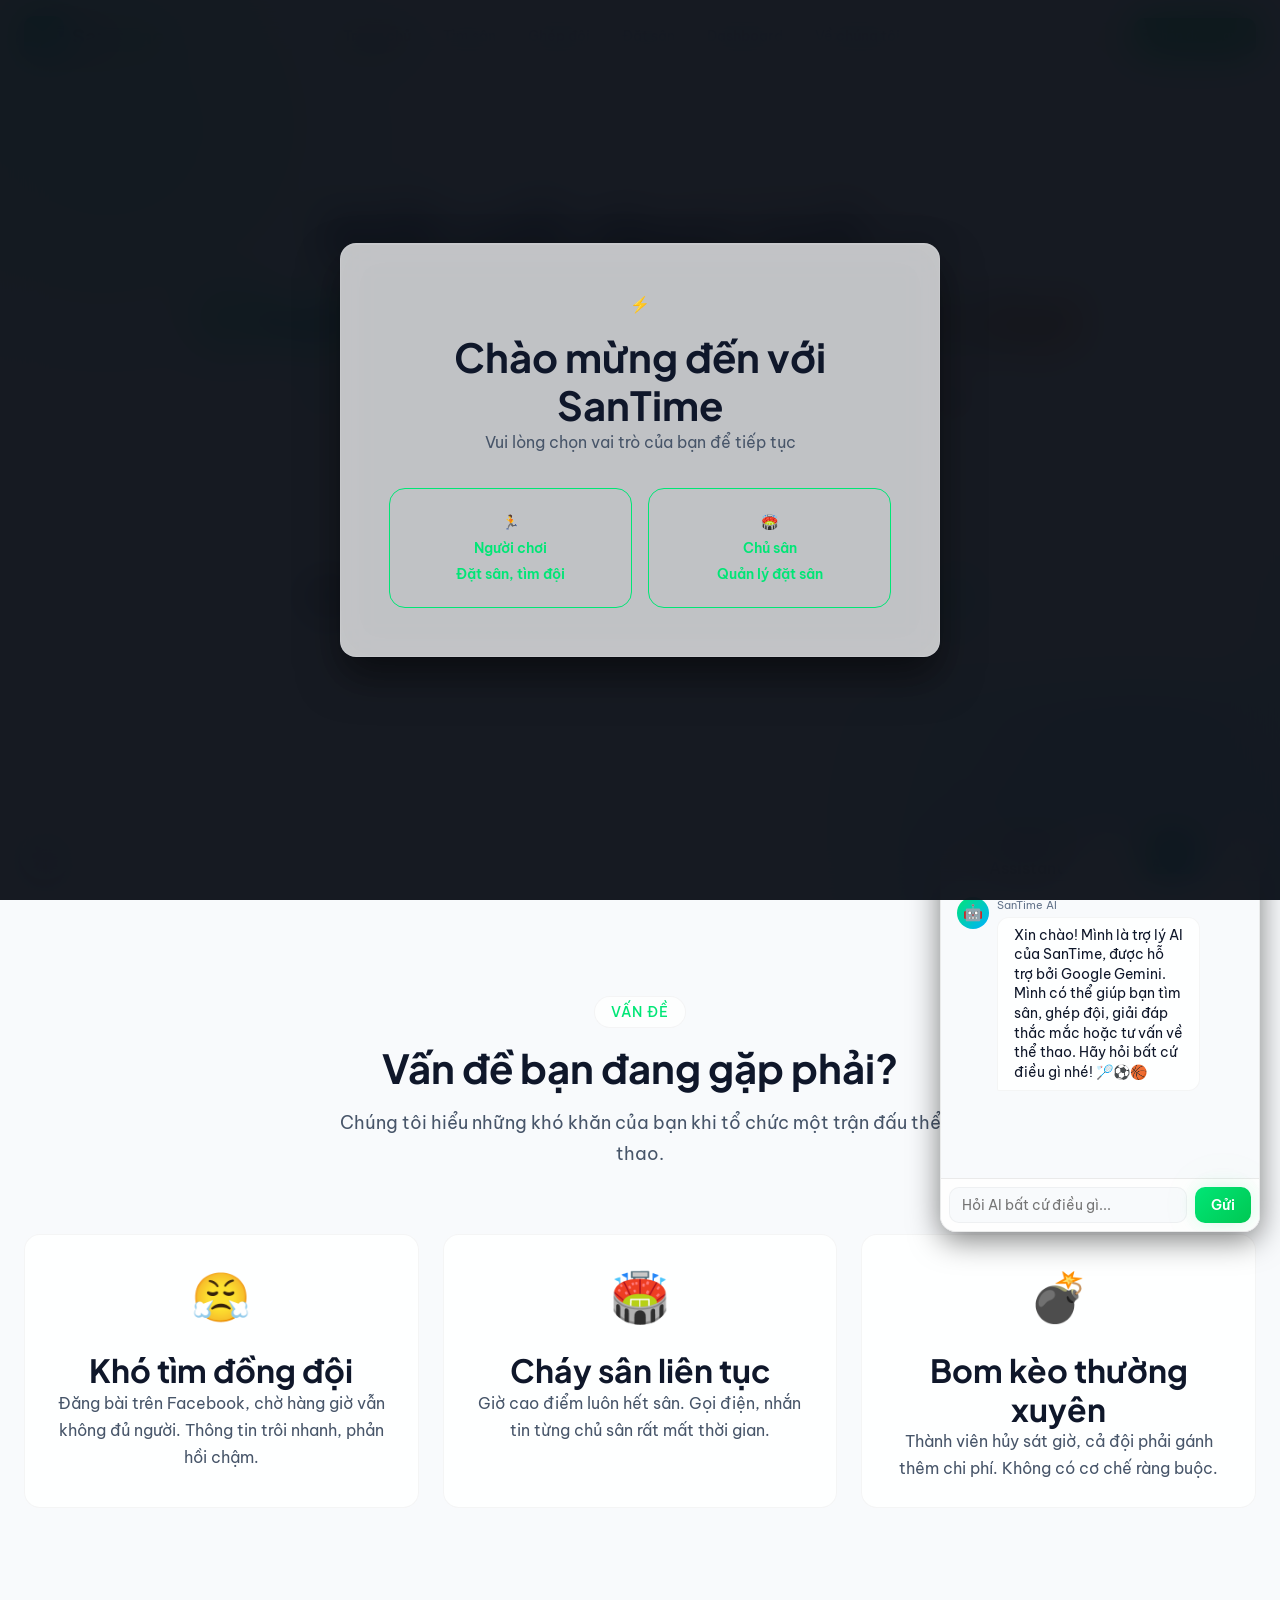
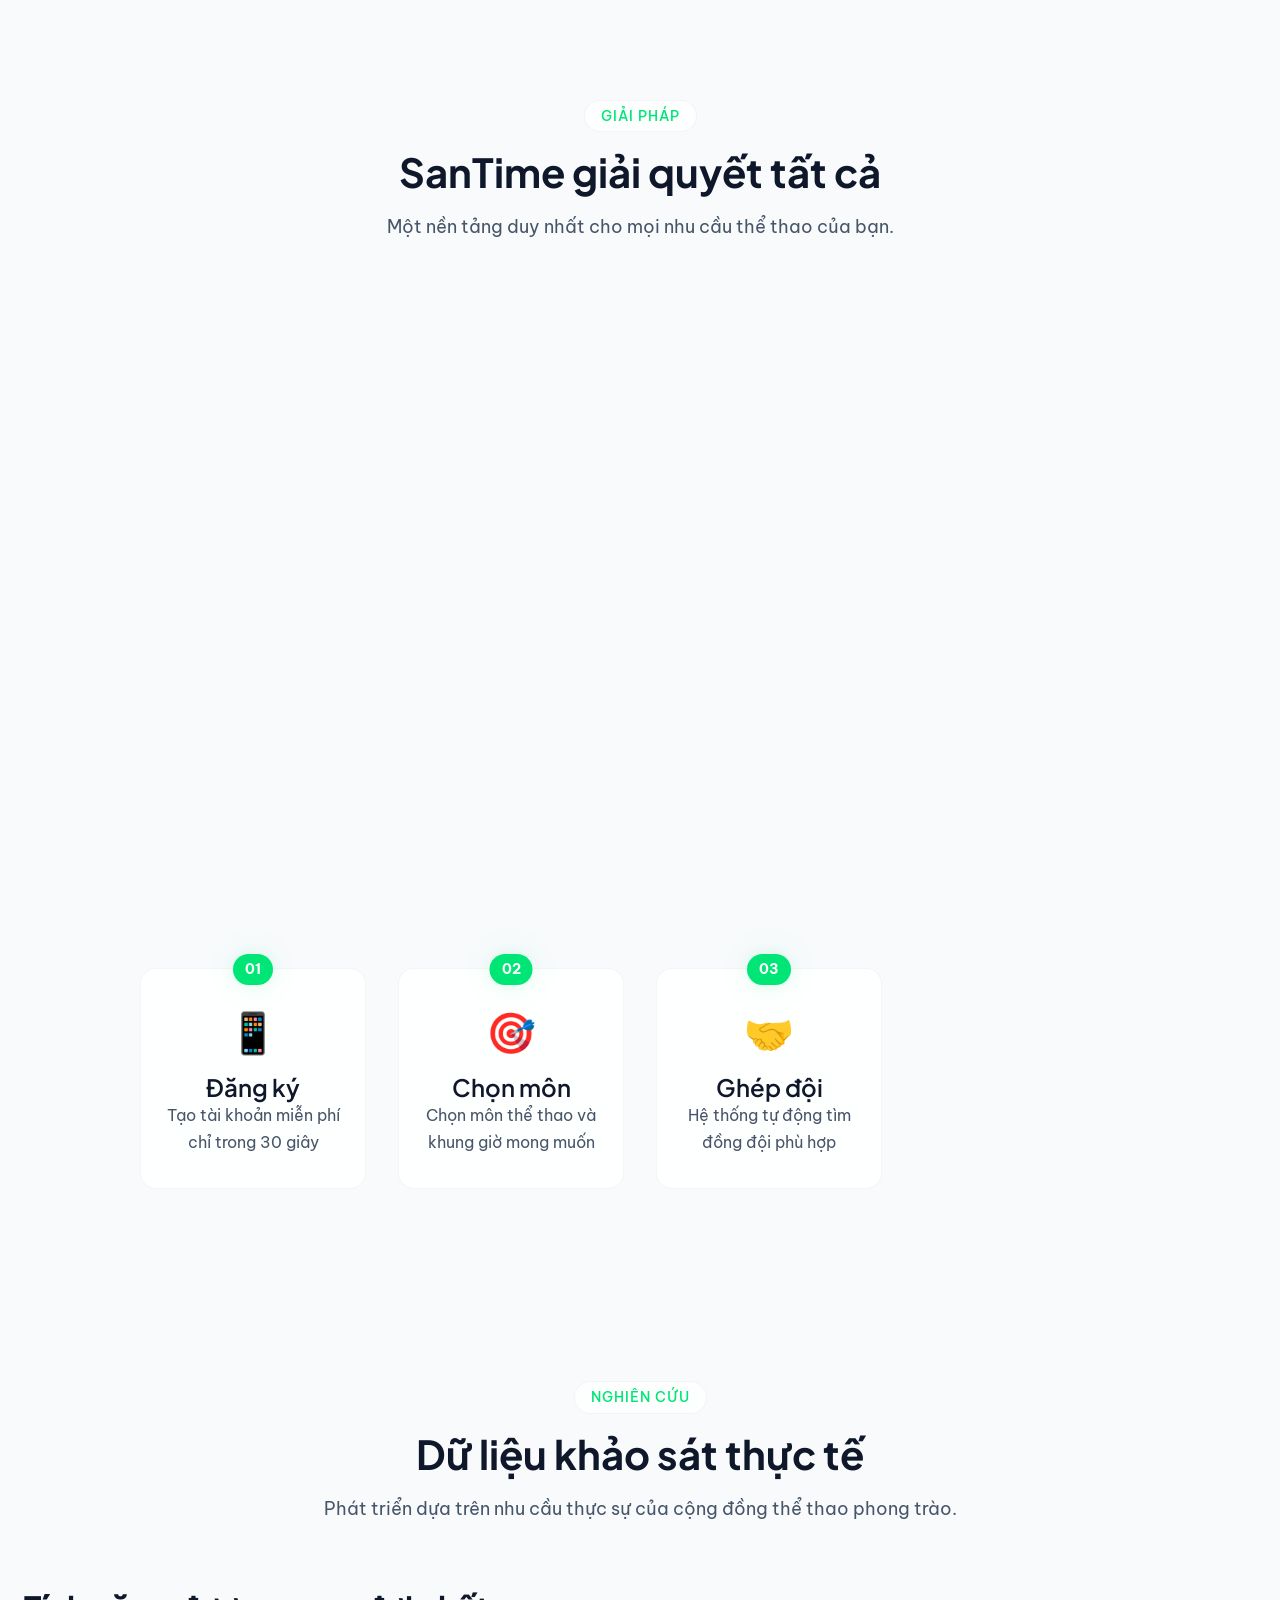
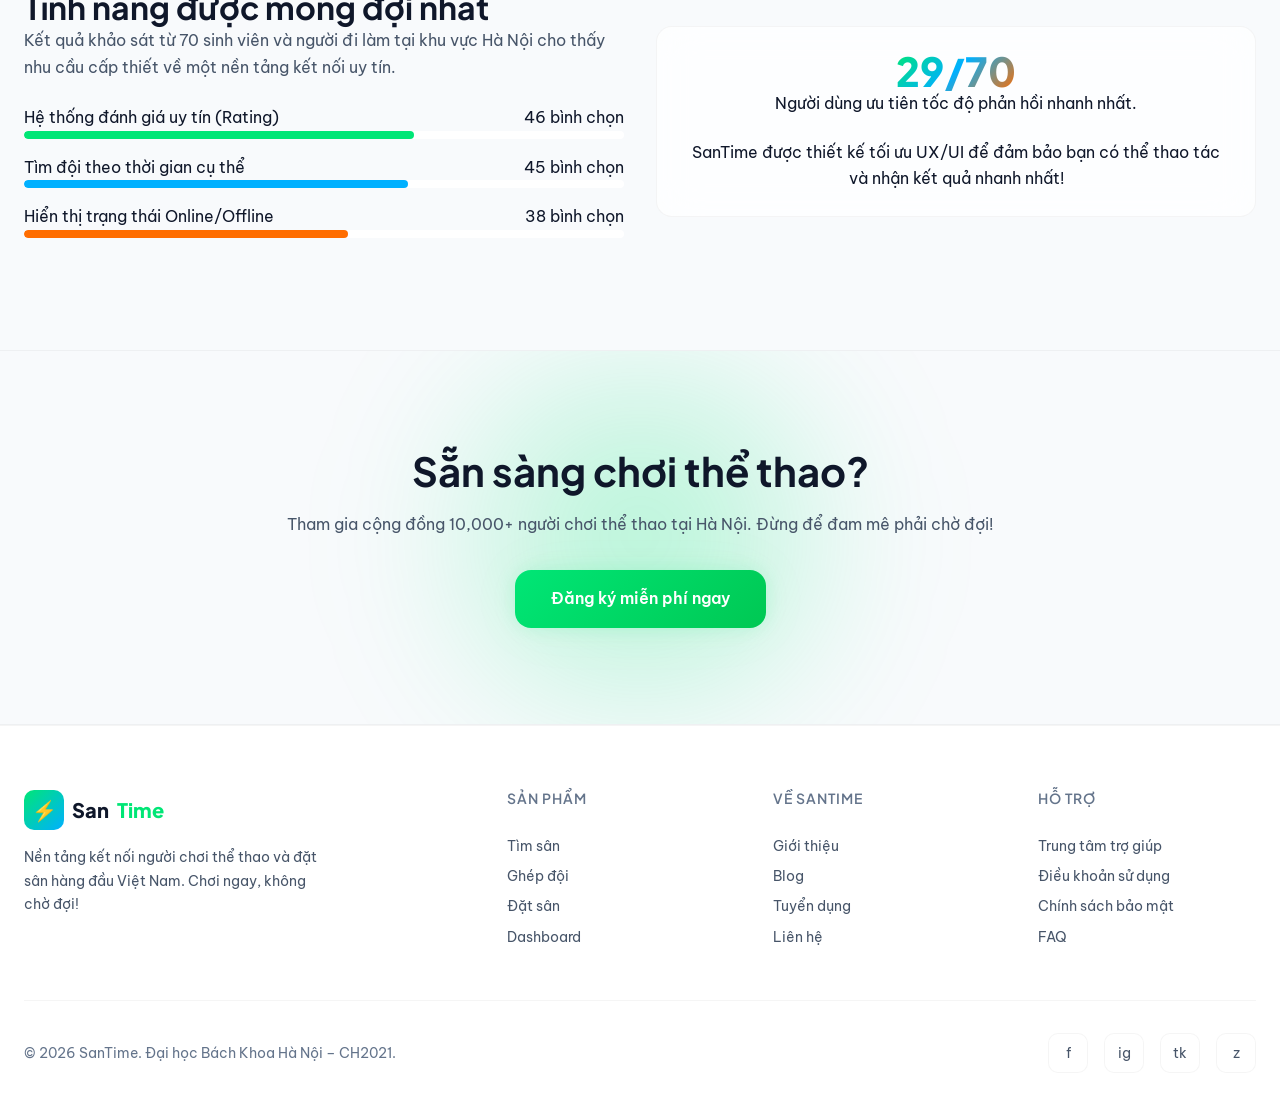
<file: index.html>
<!DOCTYPE html>
<html lang="vi">
<head>
  <meta charset="UTF-8">
  <meta name="viewport" content="width=device-width, initial-scale=1.0">
  <title>SanTime - Ghép đội thông minh & Đặt sân Real-time</title>
  <link rel="stylesheet" href="css/style.css">
  <link rel="stylesheet" href="css/landing.css">
</head>
<body>
  <!-- Navbar will be injected here by app.js -->
  <div id="navbar-container"></div>

  <!-- WELCOME OVERLAY -->
  <div id="welcomeOverlay" class="welcome-overlay">
    <div class="welcome-card card-glass fade-in-up">
      <div class="brand-icon text-5xl mb-md">⚡</div>
      <h2 class="text-3xl mb-xs">Chào mừng đến với SanTime</h2>
      <p class="text-secondary mb-xl">Vui lòng chọn vai trò của bạn để tiếp tục</p>
      
      <div class="grid-2 gap-md">
        <button class="role-btn btn btn-outline" onclick="selectRole('player')">
          <span class="text-3xl mb-sm block">🏃</span>
          <span class="font-bold text-lg block">Người chơi</span>
          <span class="text-xs text-tertiary font-normal">Đặt sân, tìm đội</span>
        </button>
        
        <button class="role-btn btn btn-outline" onclick="selectRole('owner')">
          <span class="text-3xl mb-sm block">🏟️</span>
          <span class="font-bold text-lg block">Chủ sân</span>
          <span class="text-xs text-tertiary font-normal">Quản lý đặt sân</span>
        </button>
      </div>
    </div>
  </div>

  <!-- HERO SECTION -->
  <header class="hero section relative overflow-hidden">
    <!-- Decorative background elements -->
    <div class="hero-orb orb-1"></div>
    <div class="hero-orb orb-2"></div>
    <div class="hero-orb orb-3"></div>
    
    <div class="container relative z-10 text-center">
      <div class="hero-content stagger-children">
        <h1 class="hero-title">
          Kết nối đam mê —<br>
          <span class="text-gradient">Chơi ngay, không chờ đợi</span>
        </h1>
        <p class="hero-subtitle">
          Nền tảng ghép đội thể thao thông minh & đặt sân theo thời gian thực tại Hà Nội.
        </p>
        <div class="hero-actions flex justify-center gap-md mt-xl">
          <a href="pages/matchmaking.html" class="btn btn-primary btn-lg">
            Bắt đầu ngay
            <span class="btn-icon-right">⚡</span>
          </a>
          <a href="#how-it-works" class="btn btn-secondary btn-lg">Tìm hiểu thêm</a>
        </div>
        
        <div class="hero-stats flex justify-center gap-2xl mt-4xl">
          <div class="stat-item">
            <div class="stat-value"><span data-counter="500" data-suffix="+">0</span></div>
            <div class="stat-label">Sân thể thao</div>
          </div>
          <div class="stat-item">
            <div class="stat-value"><span data-counter="10000" data-suffix="+">0</span></div>
            <div class="stat-label">Người chơi</div>
          </div>
          <div class="stat-item">
            <div class="stat-value"><span data-counter="50000" data-suffix="+">0</span></div>
            <div class="stat-label">Trận đã ghép</div>
          </div>
          <div class="stat-item">
            <div class="stat-value text-gradient-primary">4.8</div>
            <div class="stat-label">Đánh giá TB</div>
          </div>
        </div>
      </div>
    </div>
  </header>

  <!-- PROBLEMS SECTION -->
  <section class="section" id="problems">
    <div class="container">
      <div class="section-header fade-in">
        <span class="section-label">Vấn đề</span>
        <h2>Vấn đề bạn đang gặp phải?</h2>
        <p>Chúng tôi hiểu những khó khăn của bạn khi tổ chức một trận đấu thể thao.</p>
      </div>
      
      <div class="grid-3 gap-lg stagger-children">
        <!-- Card 1 -->
        <div class="card problem-card">
          <div class="card-icon">😤</div>
          <h3>Khó tìm đồng đội</h3>
          <p>Đăng bài trên Facebook, chờ hàng giờ vẫn không đủ người. Thông tin trôi nhanh, phản hồi chậm.</p>
        </div>
        <!-- Card 2 -->
        <div class="card problem-card">
          <div class="card-icon">🏟️</div>
          <h3>Cháy sân liên tục</h3>
          <p>Giờ cao điểm luôn hết sân. Gọi điện, nhắn tin từng chủ sân rất mất thời gian.</p>
        </div>
        <!-- Card 3 -->
        <div class="card problem-card">
          <div class="card-icon">💣</div>
          <h3>Bom kèo thường xuyên</h3>
          <p>Thành viên hủy sát giờ, cả đội phải gánh thêm chi phí. Không có cơ chế ràng buộc.</p>
        </div>
      </div>
    </div>
  </section>

  <!-- SOLUTION SECTION -->
  <section class="section relative" id="features">
    <div class="container">
      <div class="section-header fade-in">
        <span class="section-label">Giải pháp</span>
        <h2>SanTime giải quyết tất cả</h2>
        <p>Một nền tảng duy nhất cho mọi nhu cầu thể thao của bạn.</p>
      </div>
      
      <div class="grid-3 gap-lg stagger-children">
        <!-- Card 1 -->
        <div class="card feature-card feature-green">
          <div class="card-icon">🤖</div>
          <h3>Ghép đội thông minh</h3>
          <p>AI ghép trận dựa trên trình độ, vị trí và thời gian. Tìm đội trong vài giây.</p>
        </div>
        <!-- Card 2 -->
        <div class="card feature-card feature-blue">
          <div class="card-icon">📍</div>
          <h3>Đặt sân Real-time</h3>
          <p>Xem lịch trống, đặt sân và thanh toán ngay trên một nền tảng duy nhất.</p>
        </div>
        <!-- Card 3 -->
        <div class="card feature-card feature-orange">
          <div class="card-icon">⭐</div>
          <h3>Rating uy tín</h3>
          <p>Hệ thống đánh giá người chơi giúp hạn chế tối đa tình trạng bom kèo.</p>
        </div>
      </div>
    </div>
  </section>

  <!-- HOW IT WORKS -->
  <section class="section bg-secondary" id="how-it-works">
    <div class="container">
      <div class="section-header fade-in">
        <span class="section-label">Hướng dẫn</span>
        <h2>Cách hoạt động</h2>
        <p>Chỉ với 4 bước đơn giản để bắt đầu trận đấu của bạn.</p>
      </div>
      
      <div class="timeline flex flex-wrap gap-xl justify-center stagger-children">
        <div class="timeline-step">
          <div class="step-icon">📱</div>
          <div class="step-number">01</div>
          <h4>Đăng ký</h4>
          <p>Tạo tài khoản miễn phí chỉ trong 30 giây</p>
        </div>
        <div class="timeline-connector"></div>
        
        <div class="timeline-step">
          <div class="step-icon">🎯</div>
          <div class="step-number">02</div>
          <h4>Chọn môn</h4>
          <p>Chọn môn thể thao và khung giờ mong muốn</p>
        </div>
        <div class="timeline-connector"></div>
        
        <div class="timeline-step">
          <div class="step-icon">🤝</div>
          <div class="step-number">03</div>
          <h4>Ghép đội</h4>
          <p>Hệ thống tự động tìm đồng đội phù hợp</p>
        </div>
        <div class="timeline-connector"></div>
        
        <div class="timeline-step">
          <div class="step-icon">⚡</div>
          <div class="step-number">04</div>
          <h4>Chơi ngay!</h4>
          <p>Xác nhận, thanh toán và ra sân thôi!</p>
        </div>
      </div>
    </div>
  </section>

  <!-- STATS/SURVEY SECTION -->
  <section class="section" id="stats">
    <div class="container">
      <div class="section-header fade-in">
        <span class="section-label">Nghiên cứu</span>
        <h2>Dữ liệu khảo sát thực tế</h2>
        <p>Phát triển dựa trên nhu cầu thực sự của cộng đồng thể thao phong trào.</p>
      </div>
      
      <div class="grid-2 gap-xl items-center fade-in">
        <div class="survey-content">
          <h3>Tính năng được mong đợi nhất</h3>
          <p class="mb-lg">Kết quả khảo sát từ <span class="text-primary font-bold">70</span> sinh viên và người đi làm tại khu vực Hà Nội cho thấy nhu cầu cấp thiết về một nền tảng kết nối uy tín.</p>
          
          <div class="progress-item mb-md">
            <div class="flex justify-between mb-xs">
              <span class="font-medium">Hệ thống đánh giá uy tín (Rating)</span>
              <span>46 bình chọn</span>
            </div>
            <div class="progress-bar">
              <div class="progress-fill" style="width: 65%; background-color: var(--primary)"></div>
            </div>
          </div>
          
          <div class="progress-item mb-md">
            <div class="flex justify-between mb-xs">
              <span class="font-medium">Tìm đội theo thời gian cụ thể</span>
              <span>45 bình chọn</span>
            </div>
            <div class="progress-bar">
              <div class="progress-fill" style="width: 64%; background-color: var(--secondary)"></div>
            </div>
          </div>
          
          <div class="progress-item mb-md">
            <div class="flex justify-between mb-xs">
              <span class="font-medium">Hiển thị trạng thái Online/Offline</span>
              <span>38 bình chọn</span>
            </div>
            <div class="progress-bar">
              <div class="progress-fill" style="width: 54%; background-color: var(--accent)"></div>
            </div>
          </div>
        </div>
        
        <div class="survey-visual card-glass relative animate-float">
            <div class="flex flex-col items-center justify-center p-xl">
                <div class="stat-value text-gradient mb-sm">29/70</div>
                <div class="text-center font-medium">Người dùng ưu tiên tốc độ phản hồi nhanh nhất.</div>
                <div class="mt-lg text-center text-sm text-tertiary">
                    SanTime được thiết kế tối ưu UX/UI để đảm bảo bạn có thể thao tác và nhận kết quả nhanh nhất!
                </div>
            </div>
        </div>
      </div>
    </div>
  </section>

  <!-- CTA SECTION -->
  <section class="section cta-section relative overflow-hidden text-center">
    <!-- Background glow -->
    <div class="cta-glow"></div>
    
    <div class="container relative z-10 fade-in-up">
      <h2 class="text-4xl font-bold mb-md">Sẵn sàng chơi thể thao?</h2>
      <p class="text-xl text-secondary mb-xl max-w-2xl mx-auto">
        Tham gia cộng đồng 10,000+ người chơi thể thao tại Hà Nội. Đừng để đam mê phải chờ đợi!
      </p>
      <a href="pages/matchmaking.html" class="btn btn-primary btn-lg pulse">Đăng ký miễn phí ngay</a>
    </div>
  </section>

  <!-- Footer will be injected here by app.js -->
  <div id="footer-container"></div>

  <!-- Scripts -->
  <script src="js/data.js"></script>
  <script src="js/app.js"></script>
  <script>
    // Initialize common components
    document.addEventListener('DOMContentLoaded', () => {
        document.getElementById('navbar-container').innerHTML = getNavbarHTML('');
        document.getElementById('footer-container').innerHTML = getFooterHTML('');
        // Re-init navbar script logic since we just inserted the HTML
        initNavbar();
        initMobileMenu();
    });
  </script>
</body>
</html>
</file>
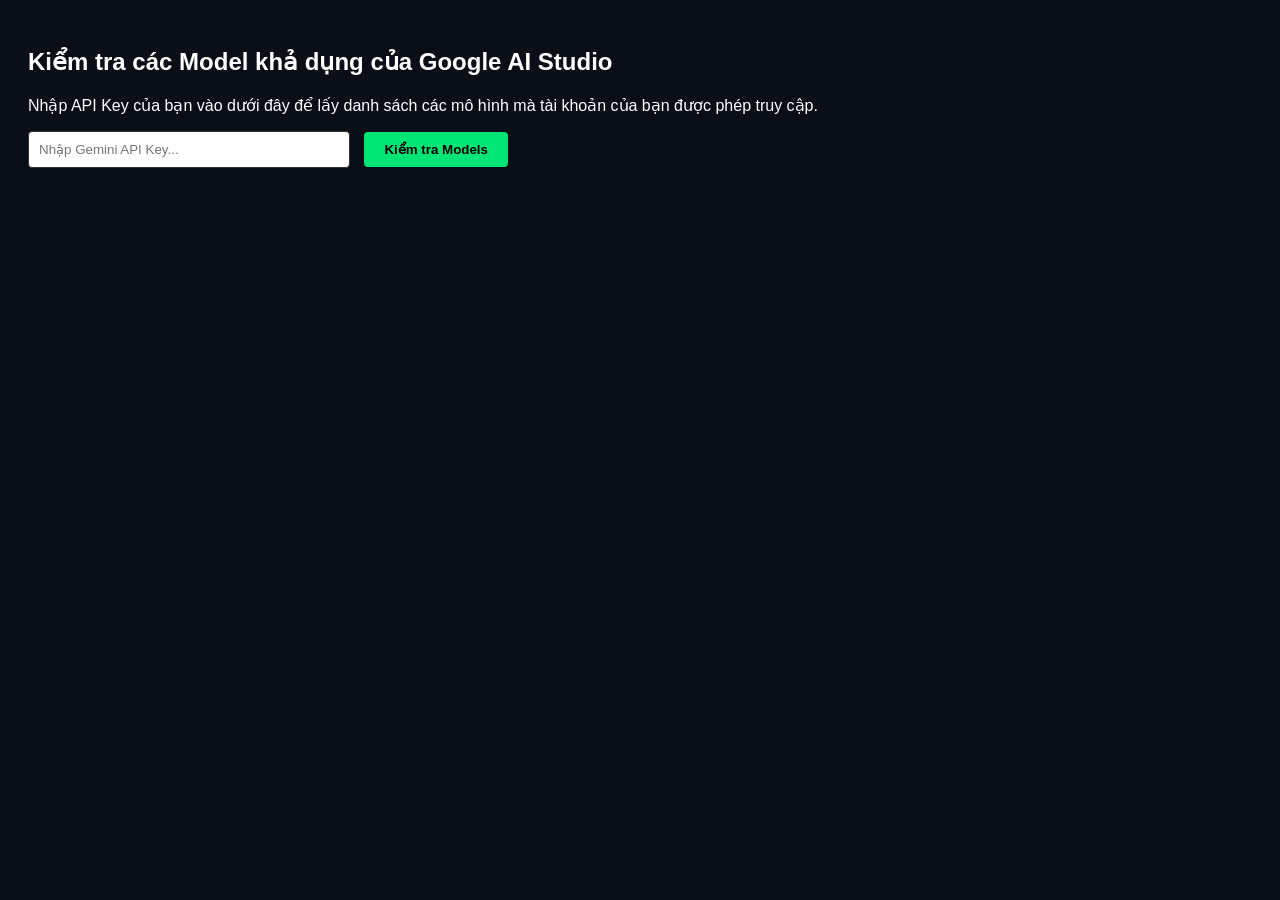
<file: test_models.html>
<!DOCTYPE html>
<html lang="vi">
<head>
    <meta charset="UTF-8">
    <title>Check Gemini Models</title>
    <style>
        body { font-family: sans-serif; padding: 20px; background: #0A0E17; color: #fff; }
        input { padding: 10px; width: 300px; margin-right: 10px; border-radius: 4px; border: 1px solid #333; }
        button { padding: 10px 20px; cursor: pointer; background: #00E676; border: none; border-radius: 4px; font-weight: bold; }
        pre { background: #1a1f2e; padding: 15px; border-radius: 8px; overflow: auto; white-space: pre-wrap; margin-top: 20px;}
        .model-item { margin-bottom: 15px; padding: 10px; background: rgba(255,255,255,0.05); border-radius: 4px;}
        .model-name { color: #00B0FF; font-weight: bold; font-size: 18px; }
        .model-desc { color: #aaa; margin-top: 5px; }
    </style>
</head>
<body>
    <h2>Kiểm tra các Model khả dụng của Google AI Studio</h2>
    <p>Nhập API Key của bạn vào dưới đây để lấy danh sách các mô hình mà tài khoản của bạn được phép truy cập.</p>
    
    <div>
        <input type="text" id="apiKey" placeholder="Nhập Gemini API Key...">
        <button onclick="fetchModels()">Kiểm tra Models</button>
    </div>

    <div id="results"></div>

    <script>
        async function fetchModels() {
            const apiKey = document.getElementById('apiKey').value.trim();
            const resultsDiv = document.getElementById('results');
            
            if (!apiKey) {
                alert('Vui lòng nhập API Key!');
                return;
            }

            resultsDiv.innerHTML = '<p>Đang tải dữ liệu từ Google...</p>';

            try {
                const response = await fetch(`https://generativelanguage.googleapis.com/v1beta/models?key=${apiKey}`);
                
                if (!response.ok) {
                    const error = await response.json();
                    resultsDiv.innerHTML = `<pre style="color: #ff5252">Lỗi API (${response.status}): ${JSON.stringify(error, null, 2)}</pre>`;
                    return;
                }

                const data = await response.json();
                
                let html = `<h3>Tìm thấy ${data.models.length} Models:</h3>`;
                data.models.forEach(model => {
                    html += `
                        <div class="model-item">
                            <div class="model-name">${model.name.replace('models/', '')}</div>
                            <div class="model-desc">${model.description}</div>
                            <div class="model-desc" style="font-size: 12px; color: #00E676;">Phiên bản: ${model.version}</div>
                        </div>
                    `;
                });
                
                resultsDiv.innerHTML = html;
                
            } catch (err) {
                resultsDiv.innerHTML = `<pre style="color: #ff5252">Lỗi kết nối: ${err.message}</pre>`;
            }
        }
    </script>
</body>
</html>
</file>
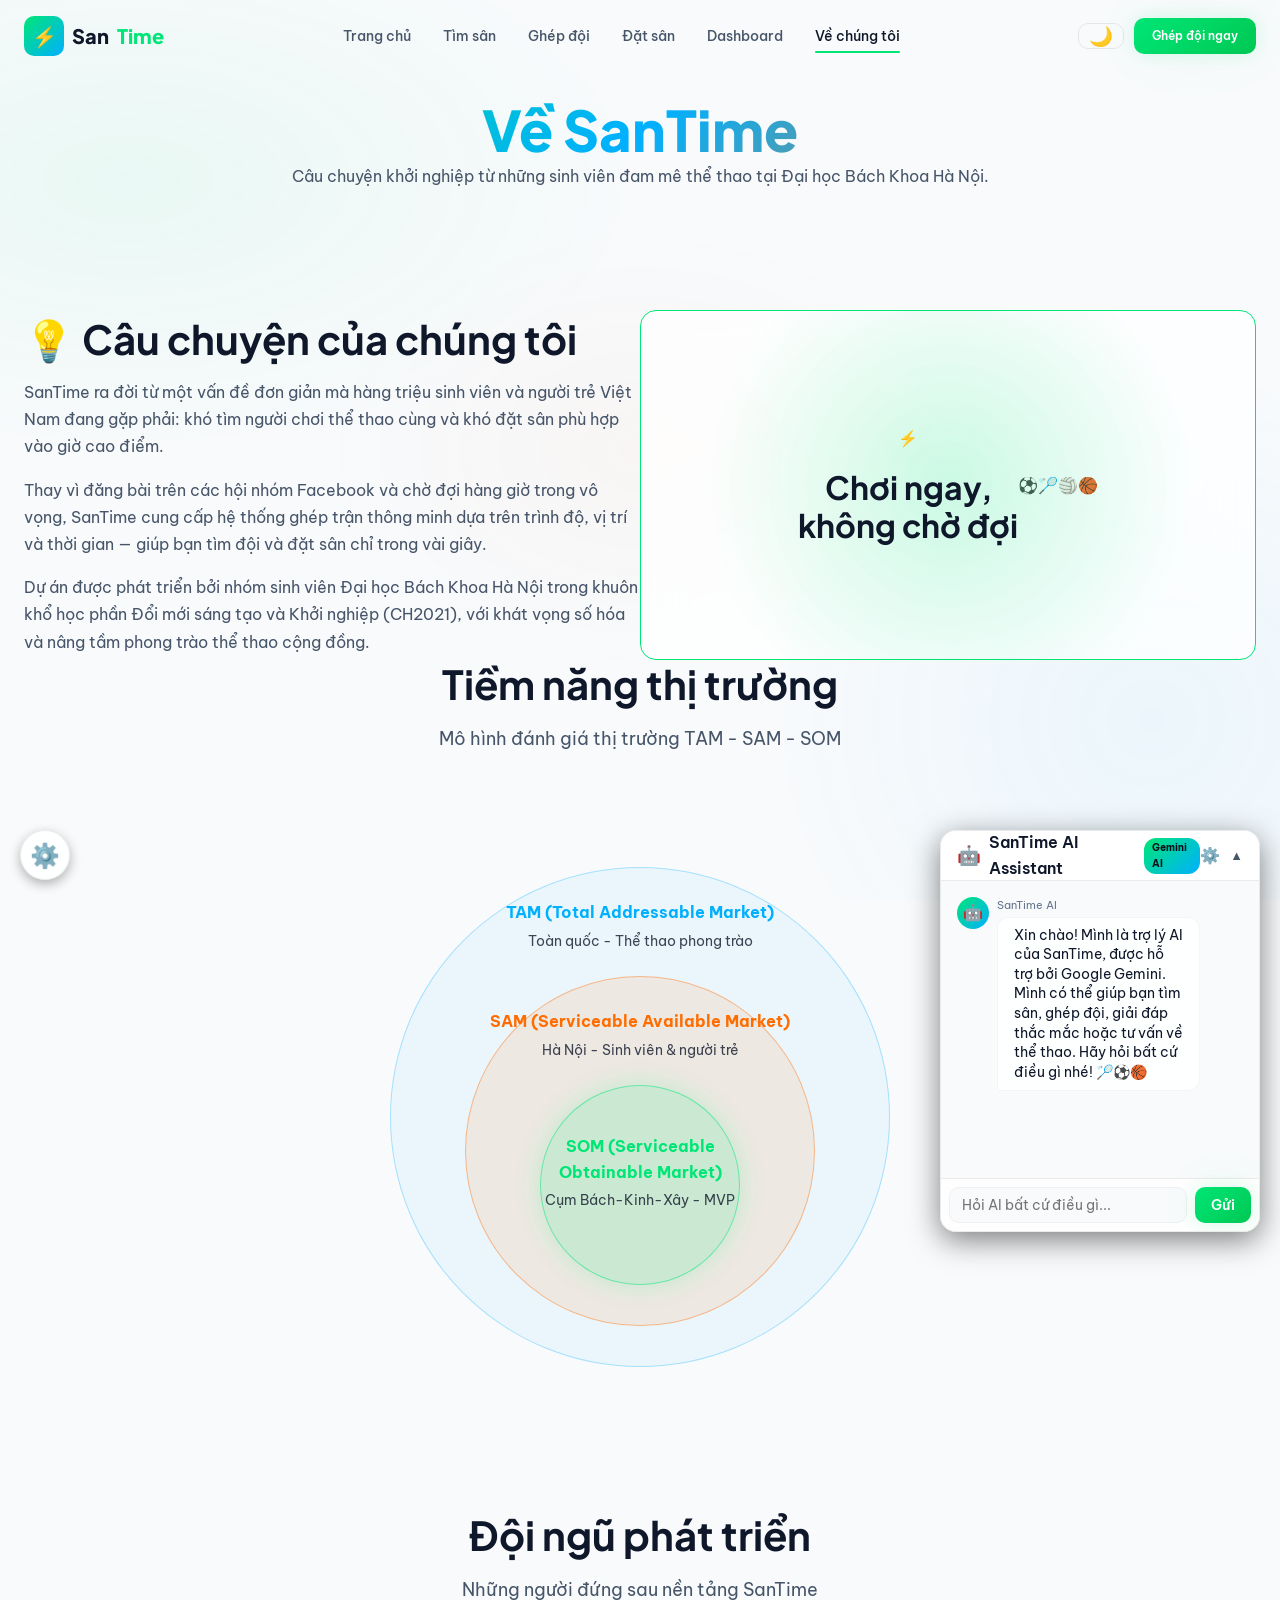
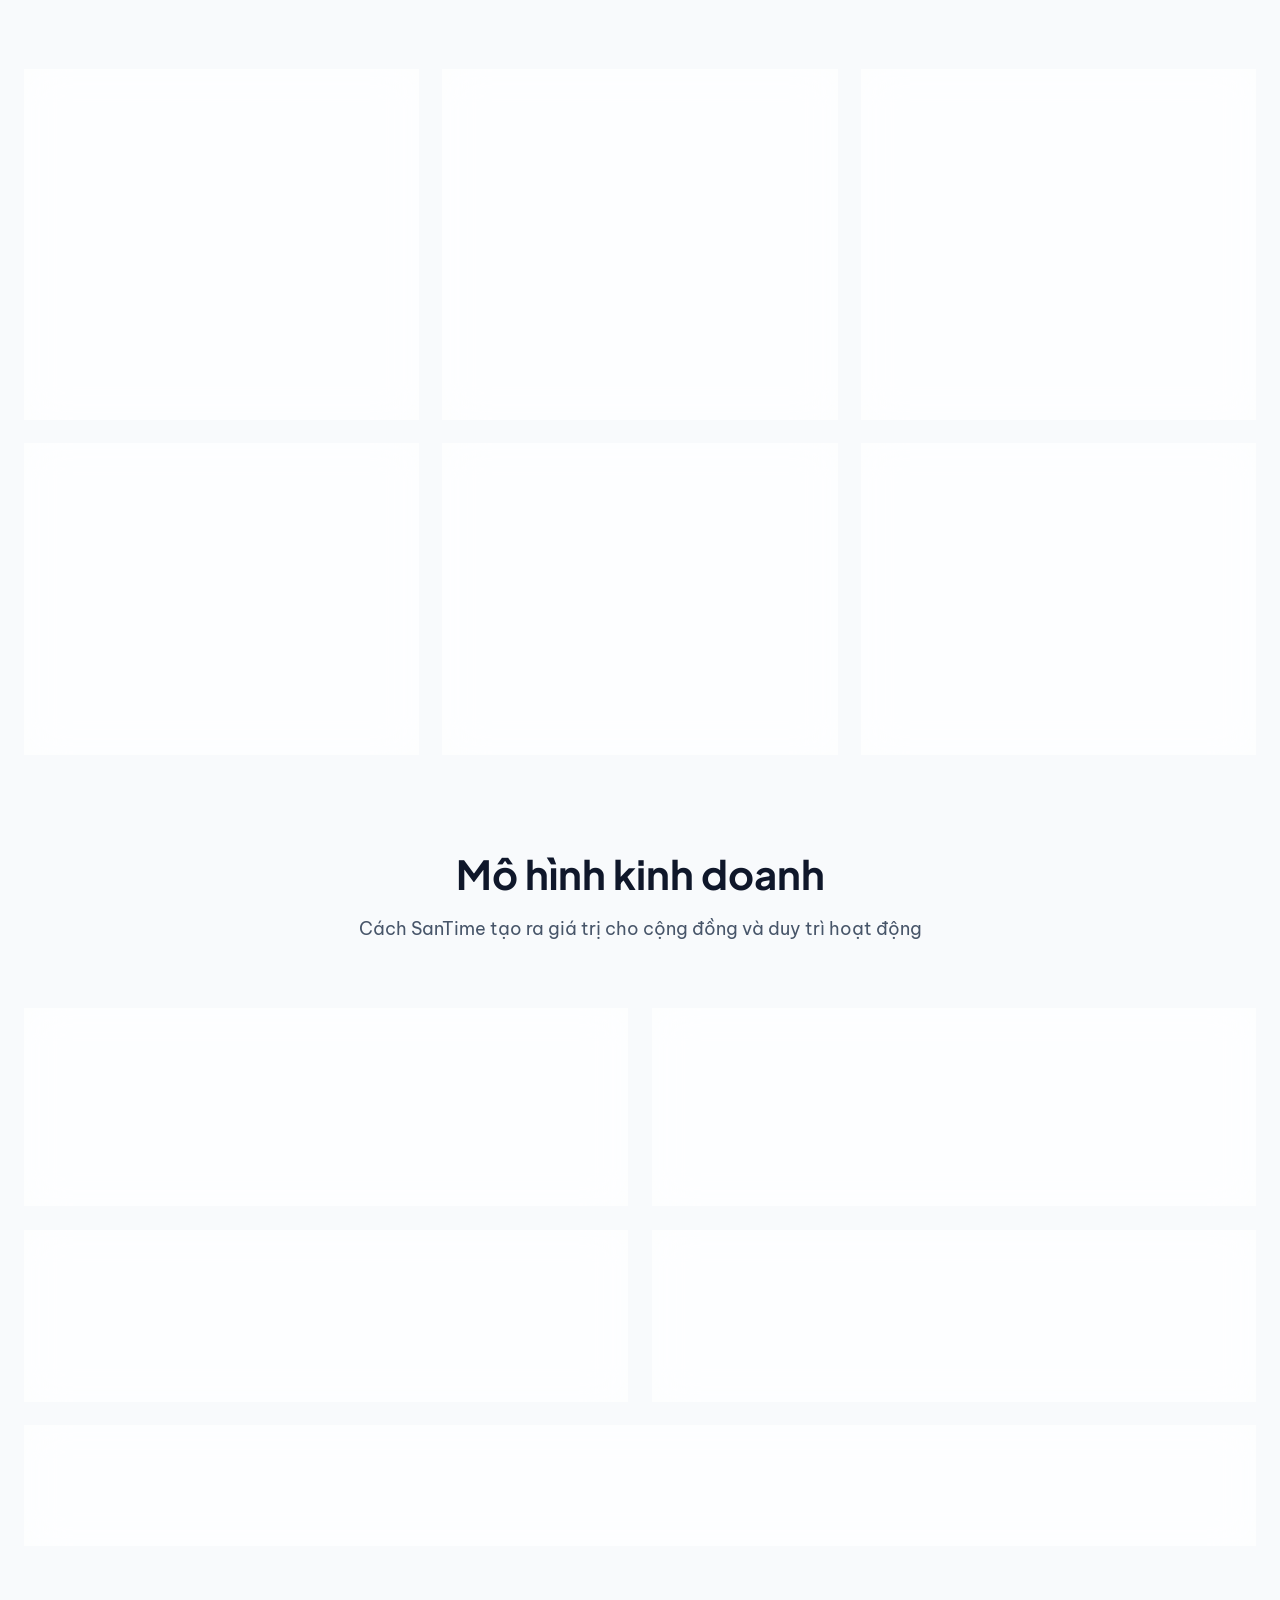
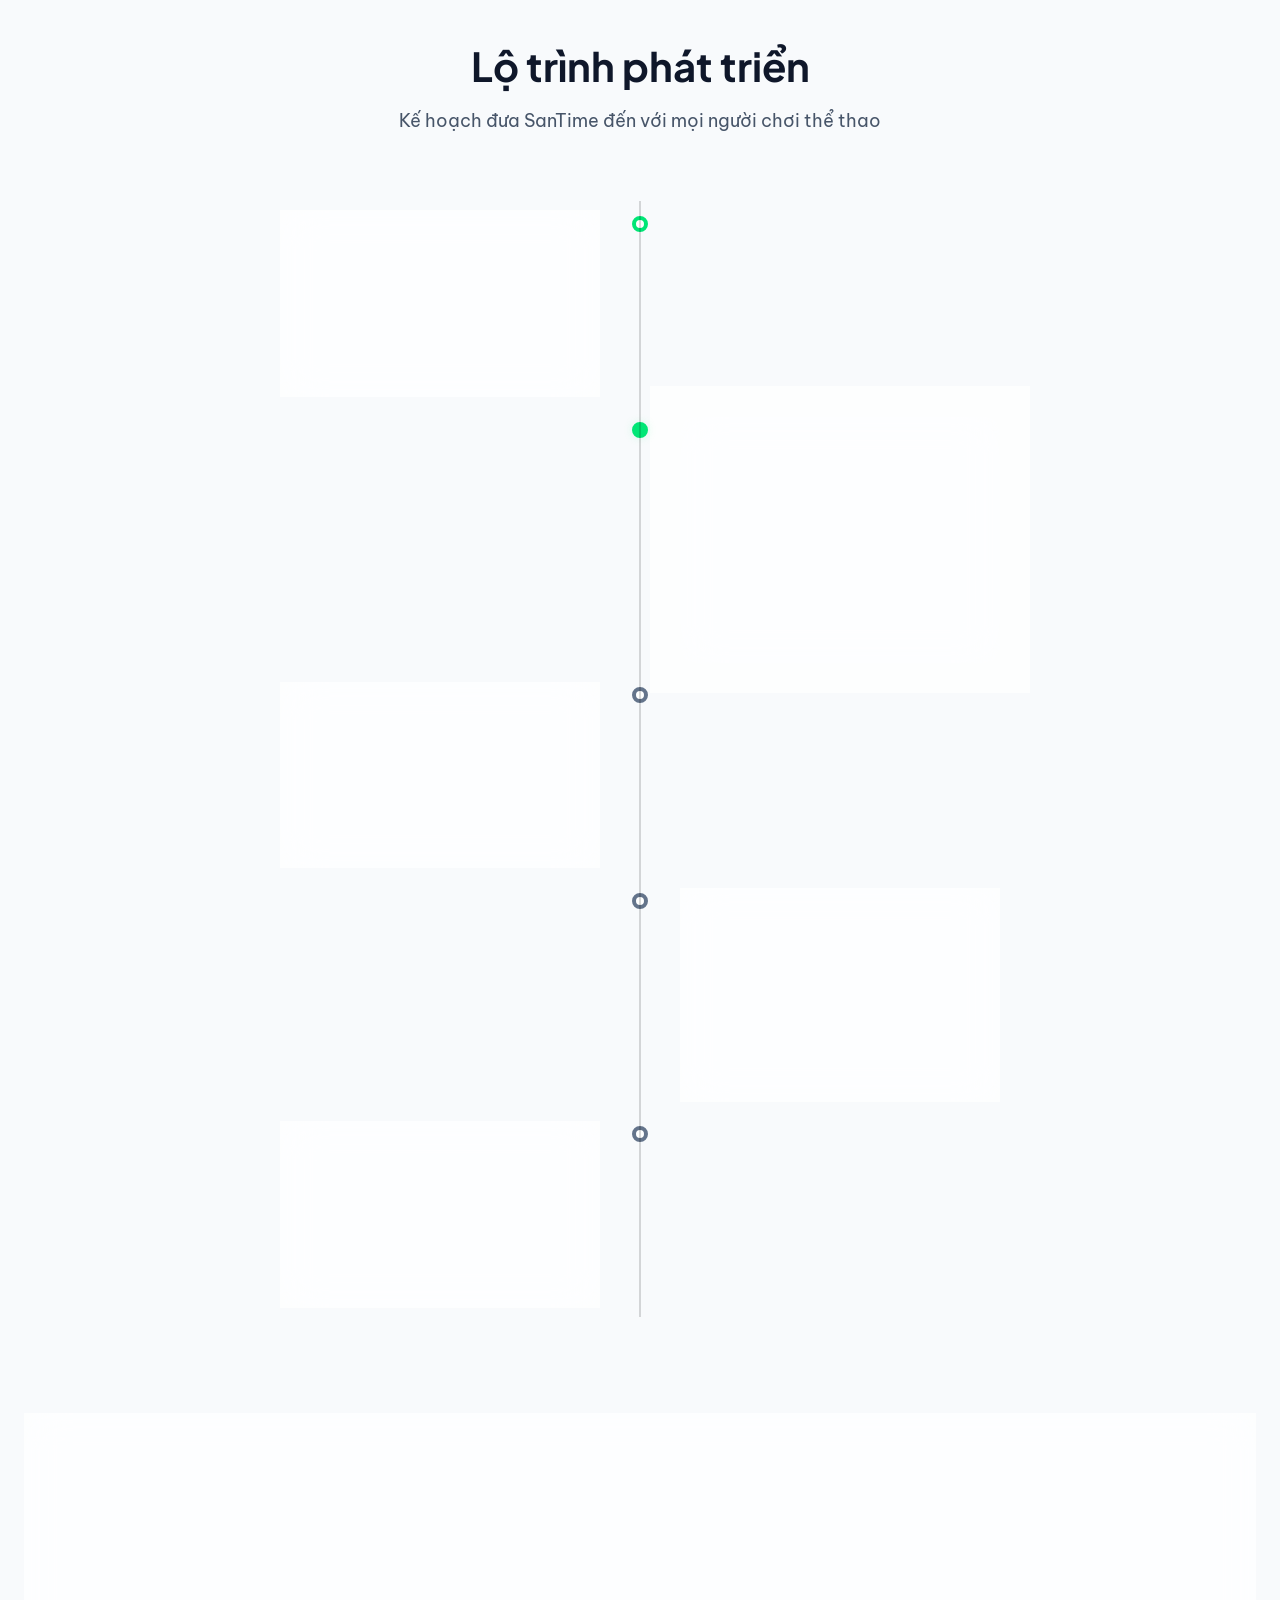
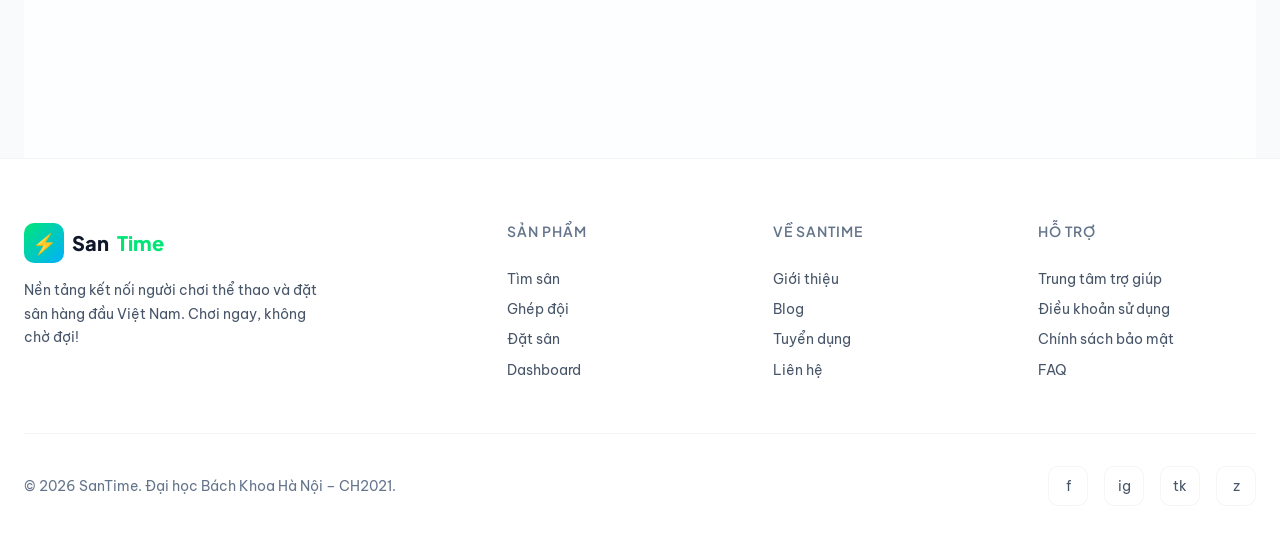
<file: pages/about.html>
<!DOCTYPE html>
<html lang="vi">
<head>
  <meta charset="UTF-8">
  <meta name="viewport" content="width=device-width, initial-scale=1.0">
  <title>Về Chúng Tôi - SanTime</title>
  <link rel="stylesheet" href="../css/style.css">
  <link rel="stylesheet" href="../css/about.css">
</head>
<body>
  <!-- Navbar will be injected here by app.js -->
  <div id="navbar-container"></div>

  <main class="about-page">
    <!-- Hero Section -->
    <header class="page-header section text-center">
      <div class="container fade-in-up">
        <h1 class="mb-sm text-gradient">Về SanTime</h1>
        <p class="text-xl text-secondary mb-lg max-w-2xl mx-auto">Câu chuyện khởi nghiệp từ những sinh viên đam mê thể thao tại Đại học Bách Khoa Hà Nội.</p>
      </div>
    </header>

    <div class="container pb-4xl">
      
      <!-- Story Section -->
      <section class="mb-4xl fade-in-up">
        <div class="grid-2 gap-2xl items-center">
          <div>
            <h2 class="text-3xl mb-md flex items-center gap-sm">
              <span class="text-primary">💡</span> Câu chuyện của chúng tôi
            </h2>
            <div class="text-secondary text-lg leading-relaxed space-y-md">
              <p class="mb-md">SanTime ra đời từ một vấn đề đơn giản mà hàng triệu sinh viên và người trẻ Việt Nam đang gặp phải: khó tìm người chơi thể thao cùng và khó đặt sân phù hợp vào giờ cao điểm.</p>
              <p class="mb-md">Thay vì đăng bài trên các hội nhóm Facebook và chờ đợi hàng giờ trong vô vọng, SanTime cung cấp hệ thống ghép trận thông minh dựa trên trình độ, vị trí và thời gian — giúp bạn tìm đội và đặt sân chỉ trong vài giây.</p>
              <p>Dự án được phát triển bởi nhóm sinh viên Đại học Bách Khoa Hà Nội trong khuôn khổ học phần Đổi mới sáng tạo và Khởi nghiệp (CH2021), với khát vọng số hóa và nâng tầm phong trào thể thao cộng đồng.</p>
            </div>
          </div>
          
          <div class="story-illustration relative animate-float">
            <div class="card-glass p-2xl text-center relative overflow-hidden" style="min-height: 350px; display: flex; align-items: center; justify-content: center; border-color: var(--primary)">
              <!-- Background gradient mesh -->
              <div style="position: absolute; top:0; left:0; right:0; bottom:0; background: radial-gradient(circle at center, rgba(0,230,118,0.2) 0%, transparent 70%); z-index:0"></div>
              
              <div class="relative z-10 flex flex-col items-center gap-md">
                <div class="text-6xl mb-sm" style="filter: drop-shadow(0 0 20px var(--primary-glow))">⚡</div>
                <h3 class="text-2xl font-bold">Chơi ngay,<br>không chờ đợi</h3>
              </div>
              
              <!-- Floating emojis -->
              <div class="absolute text-3xl" style="top: 20%; left: 15%; animation: float 6s infinite">⚽</div>
              <div class="absolute text-3xl" style="top: 70%; left: 20%; animation: float 5s infinite 1s">🏸</div>
              <div class="absolute text-3xl" style="top: 30%; right: 15%; animation: float 7s infinite 0.5s">🏐</div>
              <div class="absolute text-3xl" style="top: 65%; right: 25%; animation: float 4s infinite 1.5s">🏀</div>
            </div>
          </div>
        </div>
      </section>

      <!-- TAM-SAM-SOM Section -->
      <section class="mb-4xl fade-in-up text-center">
        <div class="section-header mb-2xl">
          <h2>Tiềm năng thị trường</h2>
          <p>Mô hình đánh giá thị trường TAM - SAM - SOM</p>
        </div>
        
        <div class="market-circles-container">
          <div class="market-circle tam">
            <span class="market-label">TAM (Total Addressable Market)</span>
            <span class="market-desc">Toàn quốc - Thể thao phong trào</span>
            
            <div class="market-circle sam">
              <span class="market-label">SAM (Serviceable Available Market)</span>
              <span class="market-desc">Hà Nội - Sinh viên & người trẻ</span>
              
              <div class="market-circle som">
                <span class="market-label">SOM (Serviceable Obtainable Market)</span>
                <span class="market-desc">Cụm Bách-Kinh-Xây - MVP</span>
              </div>
            </div>
          </div>
        </div>
      </section>

      <!-- Team Section -->
      <section class="mb-4xl section pt-0" id="team">
        <div class="section-header fade-in">
          <h2>Đội ngũ phát triển</h2>
          <p>Những người đứng sau nền tảng SanTime</p>
        </div>
        
        <div class="grid-3 gap-lg stagger-children" id="teamGrid">
          <!-- Team cards injected by JS -->
        </div>
      </section>

      <!-- Business Model Canvas -->
      <section class="mb-4xl fade-in-up">
        <div class="section-header mb-2xl">
          <h2>Mô hình kinh doanh</h2>
          <p>Cách SanTime tạo ra giá trị cho cộng đồng và duy trì hoạt động</p>
        </div>
        
        <div class="bmc-grid">
          <div class="bmc-cell card-glass">
            <h4 class="text-primary mb-sm">1. Phân khúc Khách hàng</h4>
            <ul class="text-sm text-secondary list-disc pl-md space-y-xs">
              <li>Sinh viên, người đi làm đam mê thể thao</li>
              <li>Các chủ sân bãi thể thao</li>
            </ul>
          </div>
          
          <div class="bmc-cell card-glass">
            <h4 class="text-secondary mb-sm">2. Giải pháp Giá trị</h4>
            <ul class="text-sm text-secondary list-disc pl-md space-y-xs">
              <li>Ghép đội nhanh chóng</li>
              <li>Đặt sân tiện lợi</li>
              <li>Tìm bạn chơi cùng trình độ</li>
              <li>Tối ưu tỷ lệ lấp đầy sân</li>
            </ul>
          </div>
          
          <div class="bmc-cell card-glass">
            <h4 class="text-accent mb-sm">3. Kênh phân phối</h4>
            <ul class="text-sm text-secondary list-disc pl-md space-y-xs">
              <li>Ứng dụng di động (iOS/Android)</li>
              <li>Mạng xã hội (FB, TikTok, Zalo)</li>
              <li>Hội sinh viên các trường đại học</li>
            </ul>
          </div>
          
          <div class="bmc-cell card-glass">
            <h4 class="text-warning mb-sm">4. Quan hệ Khách hàng</h4>
            <ul class="text-sm text-secondary list-disc pl-md space-y-xs">
              <li>Hỗ trợ trực tuyến 24/7</li>
              <li>Cộng đồng thể thao</li>
              <li>Hệ thống đánh giá uy tín (Rating)</li>
            </ul>
          </div>
          
          <div class="bmc-cell card-glass" style="grid-column: span 2;">
            <h4 class="text-success mb-sm">5. Dòng Doanh thu</h4>
            <ul class="text-sm text-secondary list-disc pl-md space-y-xs flex gap-xl">
              <li>Phí hoa hồng từ giao dịch đặt sân</li>
              <li>Gói hội viên (Premium) cá nhân</li>
              <li>Quảng cáo từ nhãn hàng thể thao</li>
            </ul>
          </div>
        </div>
      </section>

      <!-- Roadmap Section -->
      <section class="mb-4xl section pt-0" id="roadmap">
        <div class="section-header fade-in">
          <h2>Lộ trình phát triển</h2>
          <p>Kế hoạch đưa SanTime đến với mọi người chơi thể thao</p>
        </div>
        
        <div class="roadmap-timeline stagger-children">
          <div class="rm-item left visible">
            <div class="rm-content card-glass">
              <div class="rm-date text-primary font-bold mb-xs">Q2/2026</div>
              <h4 class="mb-sm">Nghiên cứu & Khảo sát</h4>
              <p class="text-sm text-secondary">Khảo sát 70+ người dùng, phân tích thị trường TAM-SAM-SOM, xây dựng mô hình kinh doanh.</p>
            </div>
          </div>
          
          <div class="rm-item right visible">
            <div class="rm-content card-glass" style="border-color: var(--primary); box-shadow: 0 0 20px var(--primary-glow)">
              <div class="rm-date text-primary font-bold mb-xs">Q3/2026</div>
              <h4 class="mb-sm">MVP Development <span class="badge badge-primary text-xs ml-sm">Hiện tại</span></h4>
              <p class="text-sm text-secondary">Phát triển phiên bản thử nghiệm web nền tảng, test UI/UX và thuật toán ghép trận tại cụm Bách-Kinh-Xây.</p>
            </div>
          </div>
          
          <div class="rm-item left visible">
            <div class="rm-content card-glass">
              <div class="rm-date text-secondary font-bold mb-xs">Q4/2026</div>
              <h4 class="mb-sm">Beta Launch</h4>
              <p class="text-sm text-secondary">Ra mắt phiên bản Beta, thu thập phản hồi người dùng thực tế và tinh chỉnh hệ thống rating.</p>
            </div>
          </div>
          
          <div class="rm-item right visible">
            <div class="rm-content card-glass">
              <div class="rm-date text-secondary font-bold mb-xs">Q1/2027</div>
              <h4 class="mb-sm">Tích hợp Thanh toán</h4>
              <p class="text-sm text-secondary">Kết nối các cổng thanh toán (VNPay, MoMo), hoàn thiện quy trình đặt cọc và chính sách chống bom kèo.</p>
            </div>
          </div>
          
          <div class="rm-item left visible">
            <div class="rm-content card-glass">
              <div class="rm-date text-accent font-bold mb-xs">Q2/2027</div>
              <h4 class="mb-sm">Mở rộng Thị trường</h4>
              <p class="text-sm text-secondary">Mở rộng phủ sóng toàn Hà Nội, ký kết thêm đối tác sân bãi và phát hành Mobile App chính thức.</p>
            </div>
          </div>
        </div>
      </section>

      <!-- Contact/Partner CTA -->
      <section class="fade-in-up">
        <div class="card-glass p-3xl text-center border-primary relative overflow-hidden">
          <div style="position: absolute; bottom:-100px; right:-100px; width:300px; height:300px; background: radial-gradient(circle, var(--primary-glow) 0%, transparent 70%); z-index:0"></div>
          
          <div class="relative z-10">
            <h2 class="text-3xl mb-md">Trở thành Đối tác của SanTime</h2>
            <p class="text-secondary mb-xl max-w-2xl mx-auto">Nếu bạn là chủ sân thể thao hoặc đại diện câu lạc bộ, hãy hợp tác với chúng tôi để tối ưu công suất sân và gia tăng doanh thu.</p>
            
            <div class="flex flex-col sm:flex-row justify-center gap-md">
              <button class="btn btn-primary btn-lg pulse">Đăng ký Đối tác</button>
              <button class="btn btn-outline btn-lg">Liên hệ Tư vấn</button>
            </div>
            
            <div class="mt-lg text-sm text-tertiary flex justify-center gap-lg">
              <span>📧 contact@santime.vn</span>
              <span>📞 0123.456.789</span>
            </div>
          </div>
        </div>
      </section>

    </div>
  </main>

  <!-- Footer will be injected here by app.js -->
  <div id="footer-container"></div>

  <!-- Scripts -->
  <script src="../js/data.js"></script>
  <script src="../js/app.js"></script>
  <script>
    document.addEventListener('DOMContentLoaded', () => {
        document.getElementById('navbar-container').innerHTML = getNavbarHTML('../');
        document.getElementById('footer-container').innerHTML = getFooterHTML('../');
        initNavbar();
        initMobileMenu();
        
        // Render Team
        if (typeof TEAM_MEMBERS !== 'undefined') {
            const teamGrid = document.getElementById('teamGrid');
            teamGrid.innerHTML = TEAM_MEMBERS.map(m => `
                <div class="card card-glass text-center p-xl hover-glow">
                    <div class="text-5xl mb-md mx-auto inline-block p-sm bg-tertiary rounded-full border border-subtle" style="width: 80px; height: 80px; display: flex; align-items: center; justify-content: center;">
                        ${m.icon}
                    </div>
                    <h3 class="text-lg mb-xs">${m.name}</h3>
                    <div class="mb-md"><span class="badge badge-primary text-xs">${m.role}</span></div>
                    <p class="text-sm text-secondary">${m.description}</p>
                </div>
            `).join('');
        }
    });
  </script>
</body>
</html>
</file>
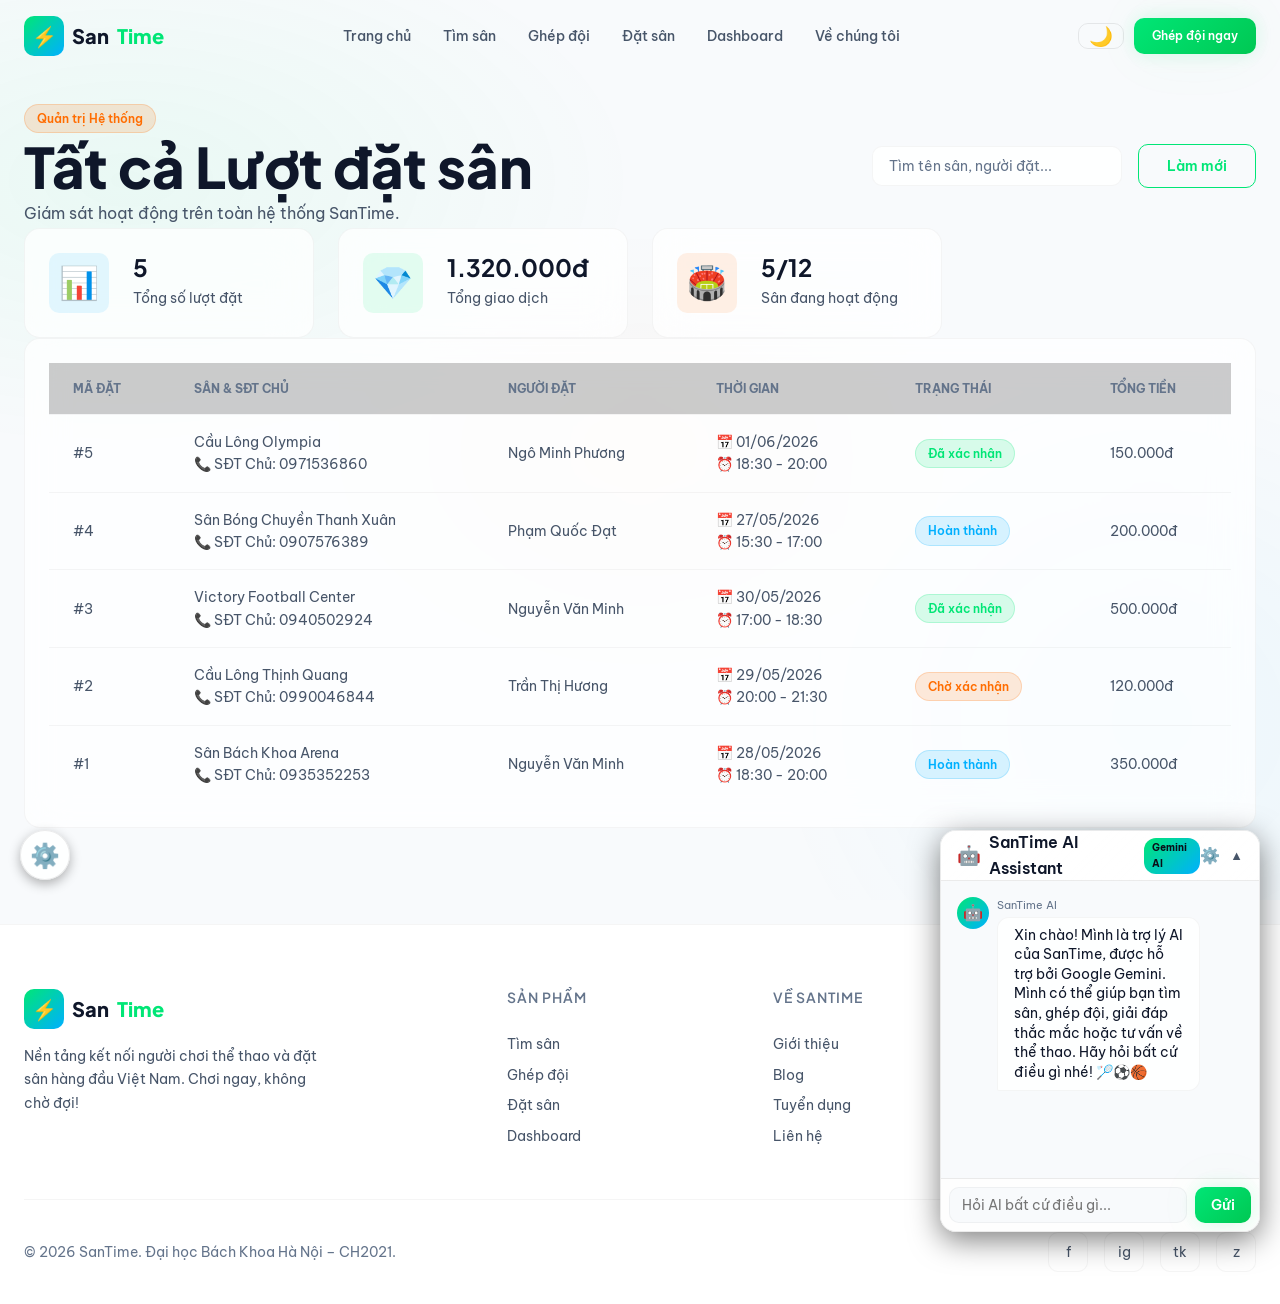
<file: pages/admin.html>
<!DOCTYPE html>
<html lang="vi">
<head>
  <meta charset="UTF-8">
  <meta name="viewport" content="width=device-width, initial-scale=1.0">
  <title>Quản trị Hệ thống - SanTime</title>
  <link rel="stylesheet" href="../css/style.css">
  <link rel="stylesheet" href="../css/admin.css"> <!-- Shared admin styles -->
</head>
<body>
  <!-- Navbar will be injected here by app.js -->
  <div id="navbar-container"></div>

  <main class="admin-page section pt-md">
    <div class="container">
      
      <!-- Header -->
      <header class="admin-header mb-2xl fade-in-up">
        <div class="flex justify-between items-center">
          <div>
            <div class="badge badge-accent mb-xs">Quản trị Hệ thống</div>
            <h1 class="text-3xl mb-xs">Tất cả Lượt đặt sân</h1>
            <p class="text-secondary">Giám sát hoạt động trên toàn hệ thống SanTime.</p>
          </div>
          
          <div class="admin-controls flex gap-md items-center">
            <input type="text" id="adminSearchInput" class="form-input" placeholder="Tìm tên sân, người đặt..." style="width: 250px;">
            <button class="btn btn-outline" onclick="loadAllBookings()">Làm mới</button>
          </div>
        </div>
      </header>

      <!-- Dashboard Stats -->
      <div class="grid-4 gap-lg mb-2xl stagger-children" id="adminStats">
        <!-- Injected by JS -->
      </div>

      <!-- Main Content Area -->
      <div class="admin-content-card card-glass fade-in-up p-0 overflow-hidden">
        <div class="table-responsive">
          <table class="admin-table">
            <thead>
              <tr>
                <th>Mã đặt</th>
                <th>Sân & SĐT Chủ</th>
                <th>Người đặt</th>
                <th>Thời gian</th>
                <th>Trạng thái</th>
                <th class="text-right">Tổng tiền</th>
              </tr>
            </thead>
            <tbody id="adminListTbody">
              <!-- Data injected by JS -->
            </tbody>
          </table>
        </div>
      </div>

    </div>
  </main>

  <!-- Footer will be injected here by app.js -->
  <div id="footer-container"></div>

  <!-- Scripts -->
  <script src="../js/data.js"></script>
  <script src="../js/app.js"></script>
  <script src="../js/admin.js"></script>
  <script>
    document.addEventListener('DOMContentLoaded', () => {
        document.getElementById('navbar-container').innerHTML = getNavbarHTML('../');
        document.getElementById('footer-container').innerHTML = getFooterHTML('../');
        initNavbar();
        initMobileMenu();
    });
  </script>
</body>
</html>
</file>
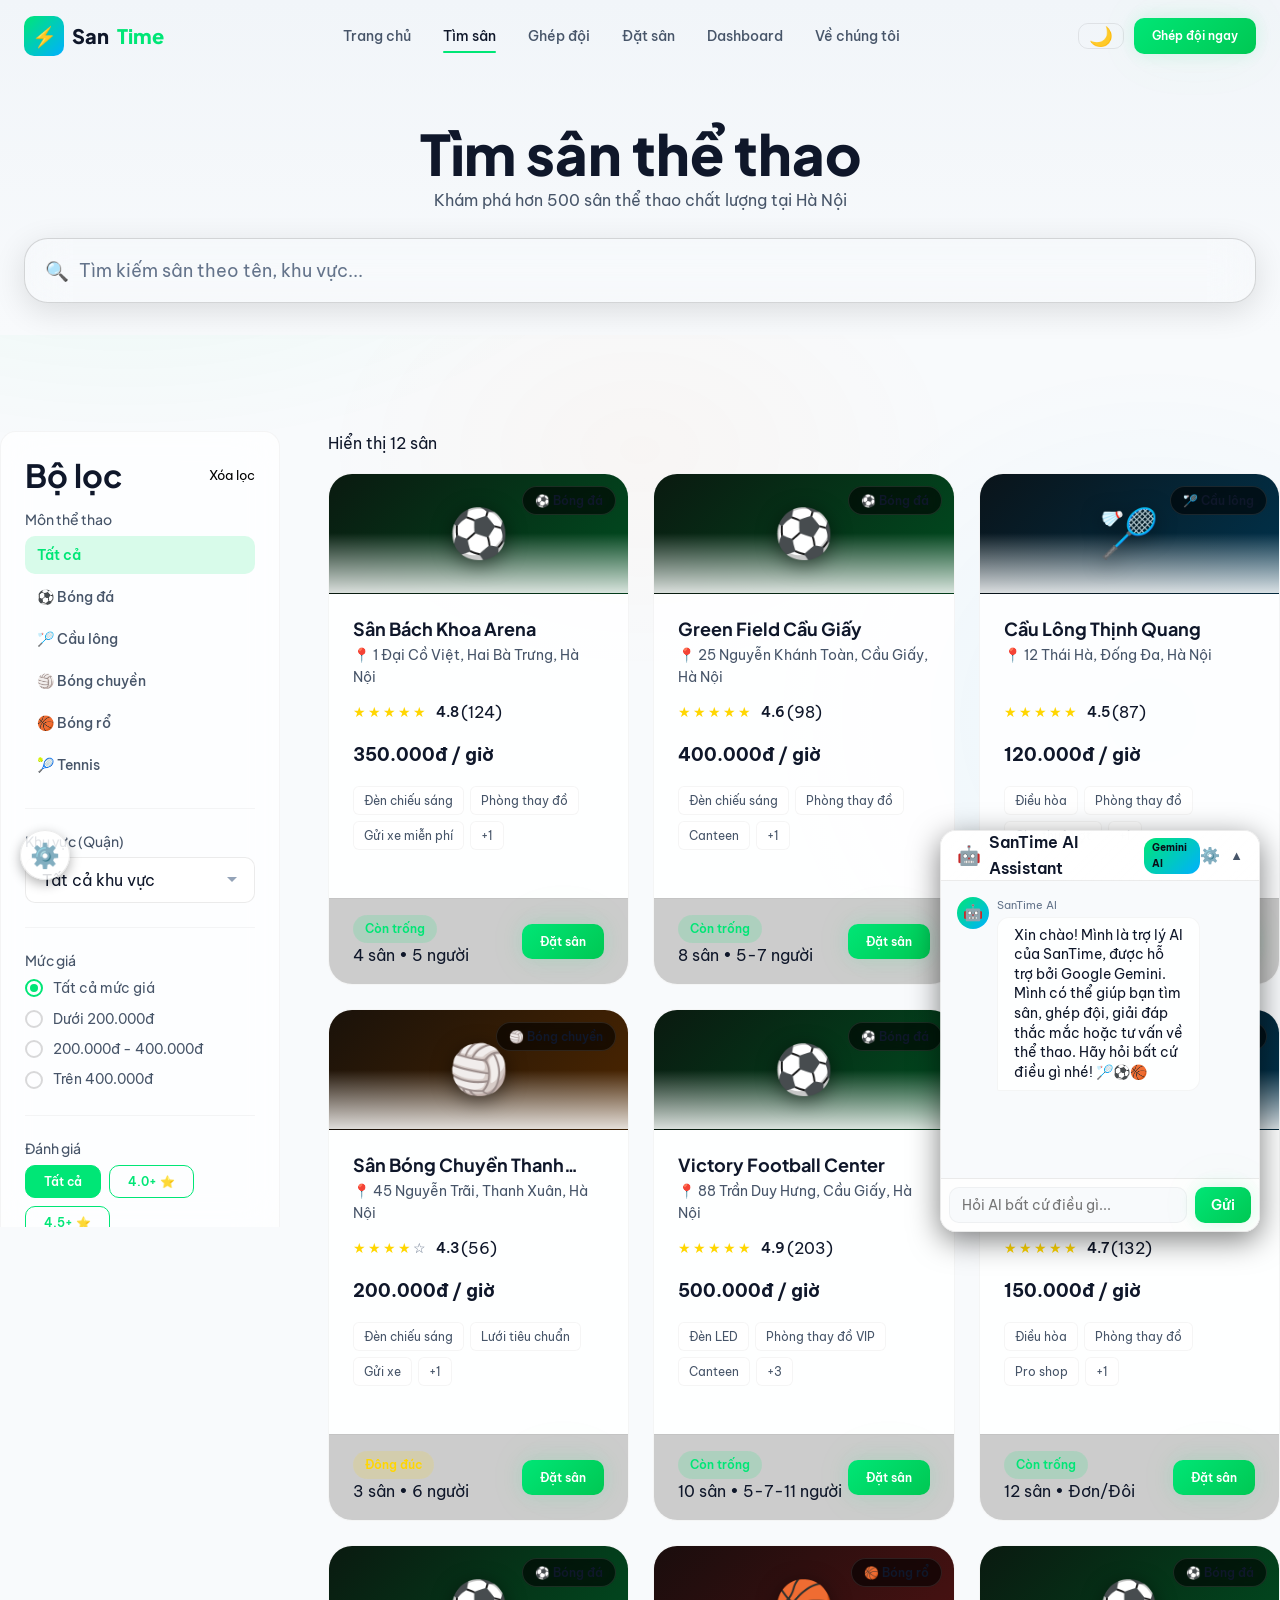
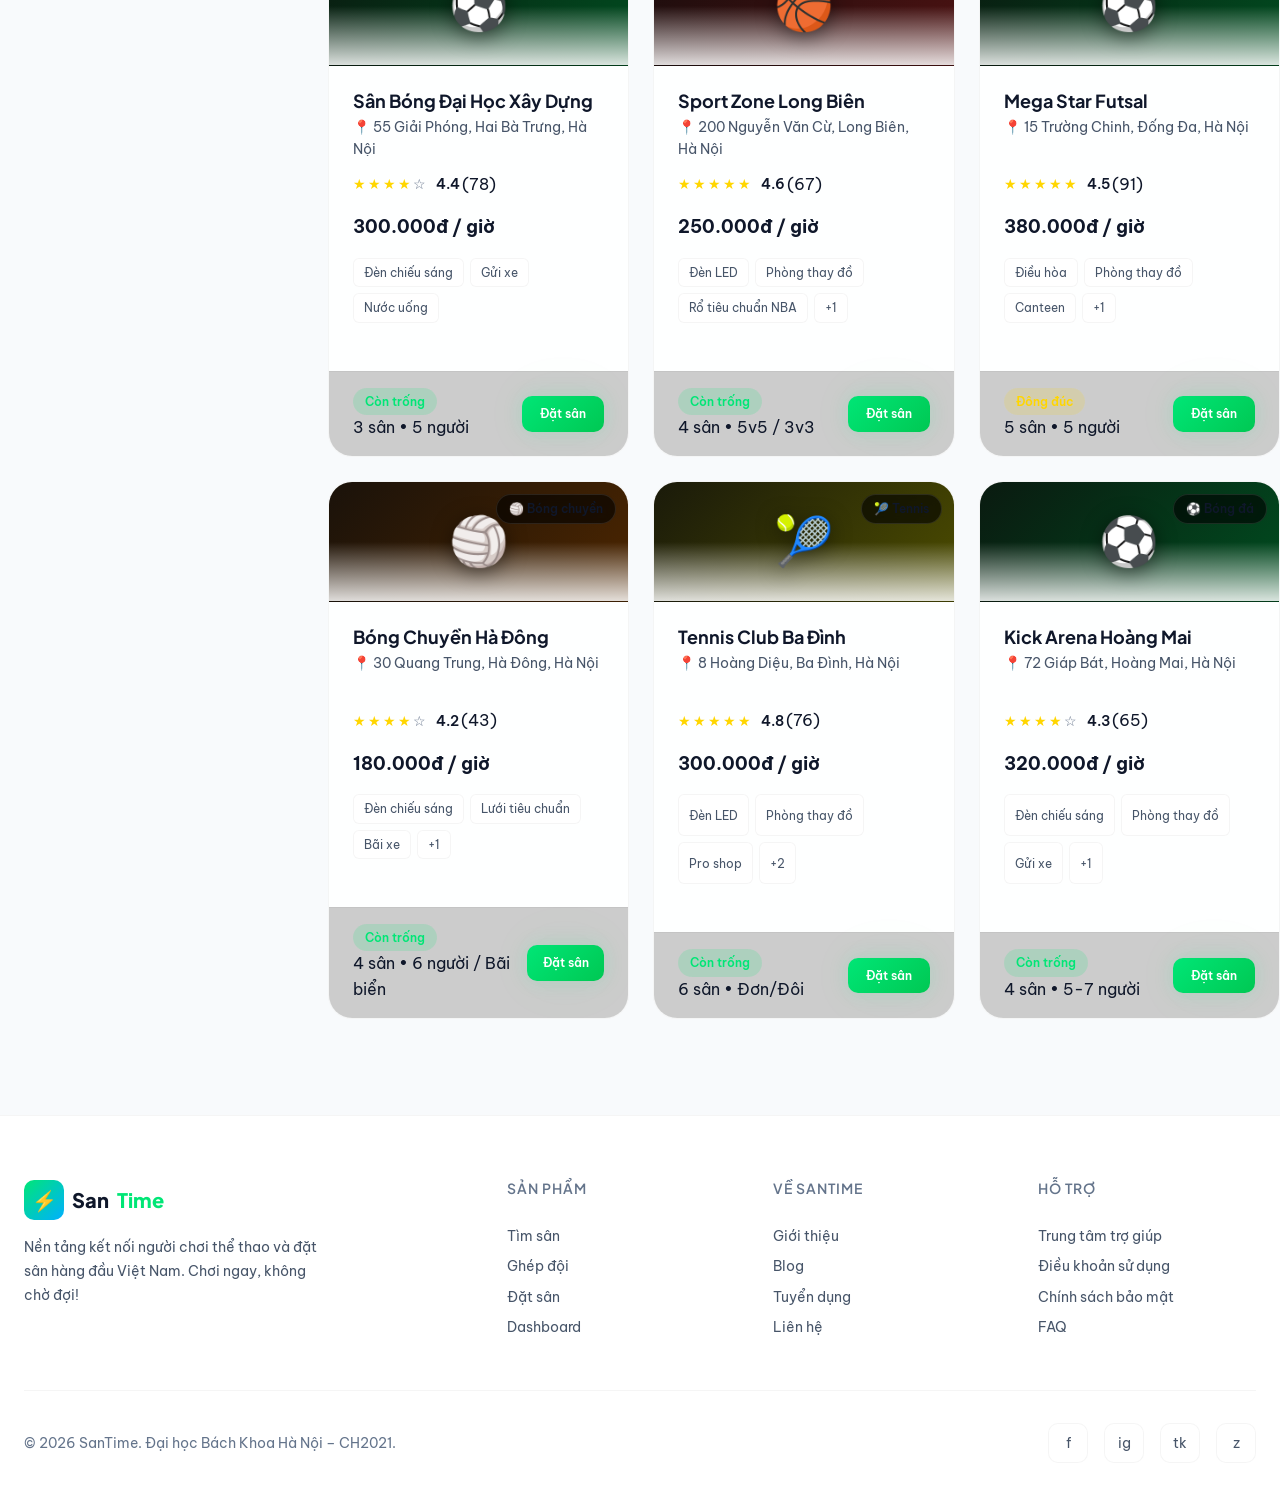
<file: pages/courts.html>
<!DOCTYPE html>
<html lang="vi">
<head>
  <meta charset="UTF-8">
  <meta name="viewport" content="width=device-width, initial-scale=1.0">
  <title>Tìm Sân Thể Thao - SanTime</title>
  <link rel="stylesheet" href="../css/style.css">
  <link rel="stylesheet" href="../css/courts.css">
</head>
<body>
  <!-- Navbar will be injected here by app.js -->
  <div id="navbar-container"></div>

  <main class="courts-page">
    <!-- Page Header -->
    <header class="page-header section text-center">
      <div class="container fade-in-up">
        <h1 class="mb-sm">Tìm sân thể thao</h1>
        <p class="text-xl text-secondary mb-lg">Khám phá hơn 500 sân thể thao chất lượng tại Hà Nội</p>
        
        <div class="search-container max-w-2xl mx-auto">
          <div class="search-bar">
            <span class="search-icon">🔍</span>
            <input type="text" id="searchInput" class="form-input search-input" placeholder="Tìm kiếm sân theo tên, khu vực...">
          </div>
        </div>
      </div>
    </header>

    <div class="container section pt-0">
      <div class="layout-grid">
        <!-- Sidebar Filters -->
        <aside class="sidebar fade-in-left">
          <div class="filter-panel card-glass">
            <div class="flex justify-between items-center mb-md">
              <h3 class="text-lg">Bộ lọc</h3>
              <button id="resetFilters" class="text-sm text-primary hover:underline">Xóa lọc</button>
            </div>
            
            <!-- Sport Type Filter -->
            <div class="filter-group mb-lg">
              <h4 class="form-label">Môn thể thao</h4>
              <div class="sport-filters" id="sportFilters">
                <button class="sport-btn active" data-sport="all">Tất cả</button>
                <button class="sport-btn" data-sport="football">⚽ Bóng đá</button>
                <button class="sport-btn" data-sport="badminton">🏸 Cầu lông</button>
                <button class="sport-btn" data-sport="volleyball">🏐 Bóng chuyền</button>
                <button class="sport-btn" data-sport="basketball">🏀 Bóng rổ</button>
                <button class="sport-btn" data-sport="tennis">🎾 Tennis</button>
              </div>
            </div>

            <!-- District Filter -->
            <div class="filter-group mb-lg">
              <h4 class="form-label">Khu vực (Quận)</h4>
              <select id="districtFilter" class="form-select">
                <option value="all">Tất cả khu vực</option>
                <!-- Generated by JS -->
              </select>
            </div>

            <!-- Price Filter -->
            <div class="filter-group mb-lg">
              <h4 class="form-label">Mức giá</h4>
              <div class="radio-group" id="priceFilter">
                <label class="radio-label">
                  <input type="radio" name="price" value="all" checked>
                  <span class="radio-custom"></span> Tất cả mức giá
                </label>
                <label class="radio-label">
                  <input type="radio" name="price" value="under200">
                  <span class="radio-custom"></span> Dưới 200.000đ
                </label>
                <label class="radio-label">
                  <input type="radio" name="price" value="200to400">
                  <span class="radio-custom"></span> 200.000đ - 400.000đ
                </label>
                <label class="radio-label">
                  <input type="radio" name="price" value="over400">
                  <span class="radio-custom"></span> Trên 400.000đ
                </label>
              </div>
            </div>

            <!-- Rating Filter -->
            <div class="filter-group mb-lg">
              <h4 class="form-label">Đánh giá</h4>
              <div class="rating-filters" id="ratingFilter">
                <button class="btn btn-outline btn-sm active" data-rating="0">Tất cả</button>
                <button class="btn btn-outline btn-sm" data-rating="4">4.0+ ⭐</button>
                <button class="btn btn-outline btn-sm" data-rating="4.5">4.5+ ⭐</button>
              </div>
            </div>

            <!-- Status Filter -->
            <div class="filter-group">
              <label class="toggle-label flex items-center justify-between">
                <span class="form-label mb-0">Chỉ hiện sân trống</span>
                <input type="checkbox" id="statusFilter" class="toggle-input">
                <span class="toggle-slider"></span>
              </label>
            </div>
            
          </div>
        </aside>

        <!-- Main Content -->
        <div class="main-content">
          <div class="flex justify-between items-center mb-md fade-in">
            <div class="result-count" id="resultCount">Đang tải...</div>
            <div class="sort-by hidden">
              <select class="form-select text-sm" style="padding: 8px 30px 8px 12px;">
                <option>Sắp xếp: Phù hợp nhất</option>
                <option>Giá: Thấp đến Cao</option>
                <option>Giá: Cao đến Thấp</option>
                <option>Đánh giá cao nhất</option>
              </select>
            </div>
          </div>

          <!-- Courts Grid -->
          <div class="courts-grid" id="courtsGrid">
            <!-- Court cards will be injected here by courts.js -->
          </div>
          
          <div id="noResults" class="hidden text-center py-4xl">
            <div class="text-6xl mb-md">🏜️</div>
            <h3 class="text-xl mb-sm">Không tìm thấy sân nào</h3>
            <p class="text-secondary">Thử thay đổi bộ lọc hoặc từ khóa tìm kiếm</p>
            <button class="btn btn-primary mt-md" onclick="document.getElementById('resetFilters').click()">Xóa bộ lọc</button>
          </div>
        </div>
      </div>
    </div>
  </main>

  <!-- Footer will be injected here by app.js -->
  <div id="footer-container"></div>

  <!-- Scripts -->
  <script src="../js/data.js"></script>
  <script src="../js/app.js"></script>
  <script src="../js/courts.js"></script>
  <script>
    document.addEventListener('DOMContentLoaded', () => {
        document.getElementById('navbar-container').innerHTML = getNavbarHTML('../');
        document.getElementById('footer-container').innerHTML = getFooterHTML('../');
        initNavbar();
        initMobileMenu();
    });
  </script>
</body>
</html>
</file>
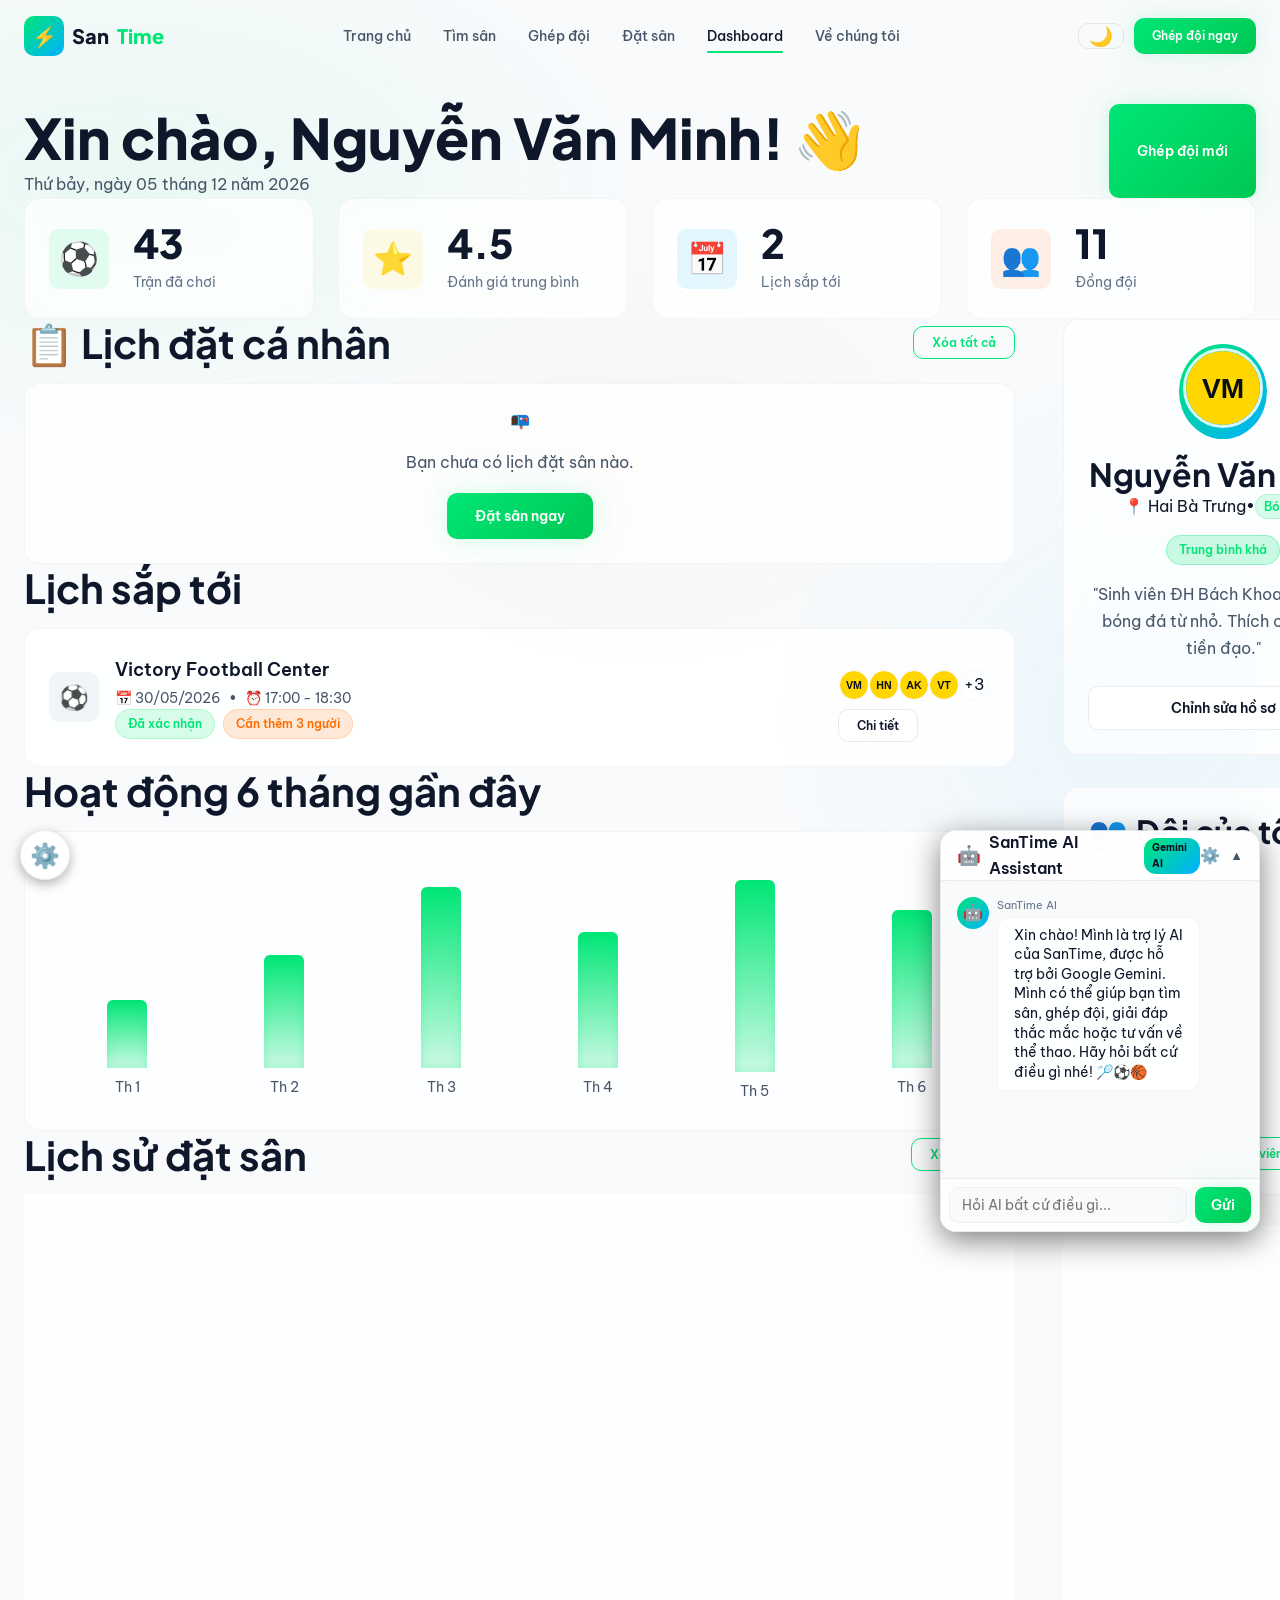
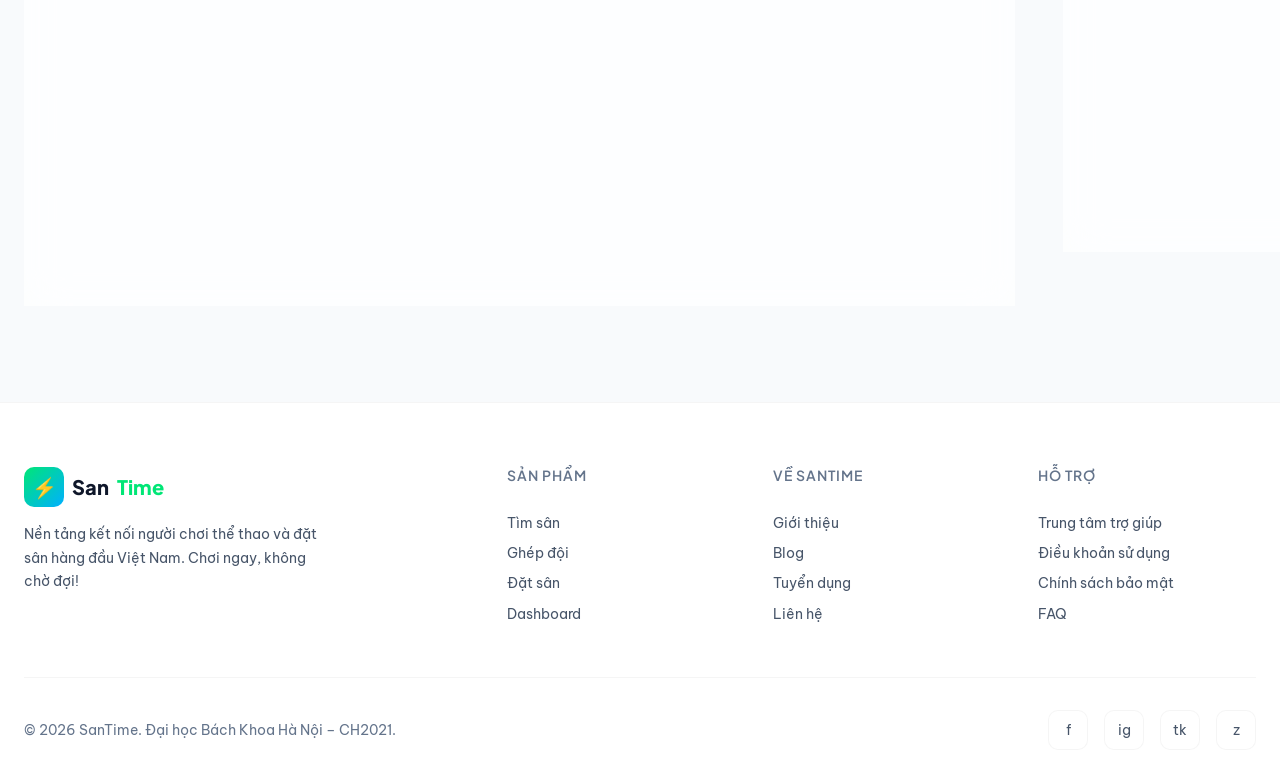
<file: pages/dashboard.html>
<!DOCTYPE html>
<html lang="vi">
<head>
  <meta charset="UTF-8">
  <meta name="viewport" content="width=device-width, initial-scale=1.0">
  <title>Dashboard Cá Nhân - SanTime</title>
  <link rel="stylesheet" href="../css/style.css">
  <link rel="stylesheet" href="../css/dashboard.css">
</head>
<body>
  <!-- Navbar will be injected here by app.js -->
  <div id="navbar-container"></div>

  <main class="dashboard-page section pt-md">
    <div class="container">
      
      <!-- Dashboard Header -->
      <header class="dashboard-header mb-2xl fade-in-up">
        <div class="flex justify-between items-end">
          <div>
            <h1 class="text-3xl mb-xs">Xin chào, Nguyễn Văn Minh! 👋</h1>
            <p class="text-secondary" id="currentDateString">Đang tải...</p>
          </div>
          <a href="matchmaking.html" class="btn btn-primary">Ghép đội mới</a>
        </div>
      </header>

      <!-- Stats Overview -->
      <div class="grid-4 gap-lg mb-2xl stagger-children">
        <div class="stat-card card-glass fade-in visible">
          <div class="stat-icon" style="background: rgba(0, 230, 118, 0.1); color: var(--primary)">⚽</div>
          <div class="stat-content">
            <div class="stat-value text-primary"><span data-counter="45">0</span></div>
            <div class="stat-label">Trận đã chơi</div>
          </div>
        </div>
        <div class="stat-card card-glass fade-in visible">
          <div class="stat-icon" style="background: rgba(255, 214, 0, 0.1); color: var(--warning)">⭐</div>
          <div class="stat-content">
            <div class="stat-value text-warning">4.5</div>
            <div class="stat-label">Đánh giá trung bình</div>
          </div>
        </div>
        <div class="stat-card card-glass fade-in visible">
          <div class="stat-icon" style="background: rgba(0, 176, 255, 0.1); color: var(--secondary)">📅</div>
          <div class="stat-content">
            <div class="stat-value text-secondary"><span data-counter="3">0</span></div>
            <div class="stat-label">Lịch sắp tới</div>
          </div>
        </div>
        <div class="stat-card card-glass fade-in visible">
          <div class="stat-icon" style="background: rgba(255, 109, 0, 0.1); color: var(--accent)">👥</div>
          <div class="stat-content">
            <div class="stat-value text-accent"><span data-counter="12">0</span></div>
            <div class="stat-label">Đồng đội</div>
          </div>
        </div>
      </div>

      <div class="dashboard-layout">
        <!-- Main Content (Left Column) -->
        <div class="dashboard-content">
          
          <!-- Personal Bookings (from localStorage) -->
          <section class="mb-2xl fade-in-up">
            <div class="flex justify-between items-center mb-md">
              <h2 class="text-2xl flex items-center gap-sm">📋 Lịch đặt cá nhân</h2>
              <button class="btn btn-outline btn-sm" onclick="clearMyBookings()">Xóa tất cả</button>
            </div>
            <div id="myBookingsList">
              <!-- Personal bookings injected by JS -->
            </div>
          </section>

          <!-- Upcoming Matches -->
          <section class="mb-2xl fade-in-up">
            <h2 class="text-2xl mb-md">Lịch sắp tới</h2>
            <div class="upcoming-list" id="upcomingMatches">
              <!-- Upcoming bookings injected by JS -->
            </div>
          </section>

          <!-- Activity Chart -->
          <section class="mb-2xl fade-in-up">
            <h2 class="text-2xl mb-md">Hoạt động 6 tháng gần đây</h2>
            <div class="card-glass p-xl">
              <div class="chart-container" id="activityChart">
                <!-- CSS Chart generated by JS -->
              </div>
            </div>
          </section>

          <!-- Booking History -->
          <section class="fade-in-up">
            <div class="flex justify-between items-center mb-md">
              <h2 class="text-2xl">Lịch sử đặt sân</h2>
              <button class="btn btn-outline btn-sm">Xem tất cả</button>
            </div>
            <div class="card-glass p-0 overflow-hidden">
              <div class="table-responsive">
                <table class="history-table">
                  <thead>
                    <tr>
                      <th>Sân</th>
                      <th>Ngày</th>
                      <th>Giờ</th>
                      <th>Người chơi</th>
                      <th>Trạng thái</th>
                      <th>Thanh toán</th>
                      <th class="text-right">Giá</th>
                    </tr>
                  </thead>
                  <tbody id="historyTableBody">
                    <!-- History injected by JS -->
                  </tbody>
                </table>
              </div>
            </div>
          </section>
        </div>

        <!-- Sidebar (Right Column) -->
        <aside class="dashboard-sidebar">
          
          <!-- Profile Card -->
          <section class="card-glass p-lg mb-xl fade-in-right text-center">
            <div class="profile-avatar mb-md mx-auto" id="profileAvatar">
              <!-- Avatar SVG -->
            </div>
            <h3 class="text-xl mb-xs">Nguyễn Văn Minh</h3>
            <div class="text-secondary text-sm mb-md flex justify-center items-center gap-xs">
              <span>📍 Hai Bà Trưng</span> • <span class="badge badge-primary" style="padding: 2px 8px">Bóng đá</span>
            </div>
            <div class="badge" style="background: rgba(0,230,118,0.2); color: #00E676; border: 1px solid rgba(0,230,118,0.3)">Trung bình khá</div>
            
            <p class="text-sm text-tertiary mt-md mb-lg">"Sinh viên ĐH Bách Khoa, đam mê bóng đá từ nhỏ. Thích chơi vị trí tiền đạo."</p>
            
            <button class="btn btn-secondary w-full" onclick="showToast('Tính năng đang phát triển', 'info')">Chỉnh sửa hồ sơ</button>
          </section>

          <!-- My Team -->
          <section class="card-glass p-lg mb-xl fade-in-right">
            <h3 class="flex items-center gap-sm mb-md text-lg">
              <span>👥</span> Đội của tôi
            </h3>
            <div class="team-list" id="myTeamList">
              <!-- Team members injected by JS -->
            </div>
            <button class="btn btn-outline w-full mt-md btn-sm" onclick="showToast('Tính năng đang phát triển', 'info')">Mời thêm thành viên</button>
          </section>

          <!-- Notifications -->
          <section class="card-glass p-lg fade-in-right">
            <div class="flex justify-between items-center mb-md">
              <h3 class="flex items-center gap-sm text-lg">
                <span>🔔</span> Thông báo
              </h3>
              <span class="badge badge-accent">3 mới</span>
            </div>
            <div class="notification-list">
              <div class="notification-item unread" onclick="this.classList.remove('unread')">
                <div class="noti-icon">🏟️</div>
                <div class="noti-content">
                  <p>Sân Bách Khoa Arena đã xác nhận đặt sân ngày 28/05</p>
                  <span class="noti-time">2 giờ trước</span>
                </div>
                <div class="noti-dot"></div>
              </div>
              <div class="notification-item unread" onclick="this.classList.remove('unread')">
                <div class="noti-icon">🤝</div>
                <div class="noti-content">
                  <p>Lê Hoàng Nam đã tham gia đội của bạn</p>
                  <span class="noti-time">5 giờ trước</span>
                </div>
                <div class="noti-dot"></div>
              </div>
              <div class="notification-item unread" onclick="this.classList.remove('unread')">
                <div class="noti-icon">📅</div>
                <div class="noti-content">
                  <p>Nhắc nhở: Trận đấu chiều nay lúc 17:00 tại Victory FC</p>
                  <span class="noti-time">Hôm nay, 08:00</span>
                </div>
                <div class="noti-dot"></div>
              </div>
              <div class="notification-item" onclick="this.classList.remove('unread')">
                <div class="noti-icon">⭐</div>
                <div class="noti-content">
                  <p>Bạn nhận được đánh giá 5 sao từ Bùi Văn Thắng</p>
                  <span class="noti-time">Hôm qua</span>
                </div>
                <div class="noti-dot"></div>
              </div>
              <div class="notification-item" onclick="this.classList.remove('unread')">
                <div class="noti-icon">🎉</div>
                <div class="noti-content">
                  <p>Chúc mừng! Bạn đã hoàn thành 45 trận đấu trên SanTime</p>
                  <span class="noti-time">3 ngày trước</span>
                </div>
                <div class="noti-dot"></div>
              </div>
            </div>
          </section>

        </aside>
      </div>
    </div>
  </main>

  <!-- Footer will be injected here by app.js -->
  <div id="footer-container"></div>

  <!-- Scripts -->
  <script src="../js/data.js"></script>
  <script src="../js/app.js"></script>
  <script src="../js/dashboard.js"></script>
  <script>
    document.addEventListener('DOMContentLoaded', () => {
        document.getElementById('navbar-container').innerHTML = getNavbarHTML('../');
        document.getElementById('footer-container').innerHTML = getFooterHTML('../');
        initNavbar();
        initMobileMenu();
    });
  </script>
  <!-- Rating Modal -->
  <div id="ratingModal" class="modal-overlay">
    <div class="modal-content">
      <div class="modal-header">
        <h3 class="text-xl" id="ratingModalTitle">Đánh giá</h3>
        <button class="modal-close" onclick="closeRatingModal()">×</button>
      </div>
      <div class="text-center mb-md">
        <div id="ratingModalAvatar" class="avatar avatar-lg mx-auto mb-sm"></div>
        <div id="ratingModalName" class="text-lg font-medium text-primary">Tên người chơi / Sân</div>
        <div id="ratingModalSubtitle" class="text-sm text-secondary">Trận đấu ngày DD/MM/YYYY</div>
      </div>
      
      <div class="star-rating">
        <input type="radio" name="stars" id="star5" value="5"><label for="star5">★</label>
        <input type="radio" name="stars" id="star4" value="4"><label for="star4">★</label>
        <input type="radio" name="stars" id="star3" value="3"><label for="star3">★</label>
        <input type="radio" name="stars" id="star2" value="2"><label for="star2">★</label>
        <input type="radio" name="stars" id="star1" value="1"><label for="star1">★</label>
      </div>
      
      <textarea id="ratingComment" class="form-input w-full mb-lg" rows="3" placeholder="Nhập nhận xét của bạn..."></textarea>
      
      <button class="btn btn-primary w-full" onclick="submitRating()">Gửi đánh giá</button>
    </div>
  </div>

</body>
</html>
</file>
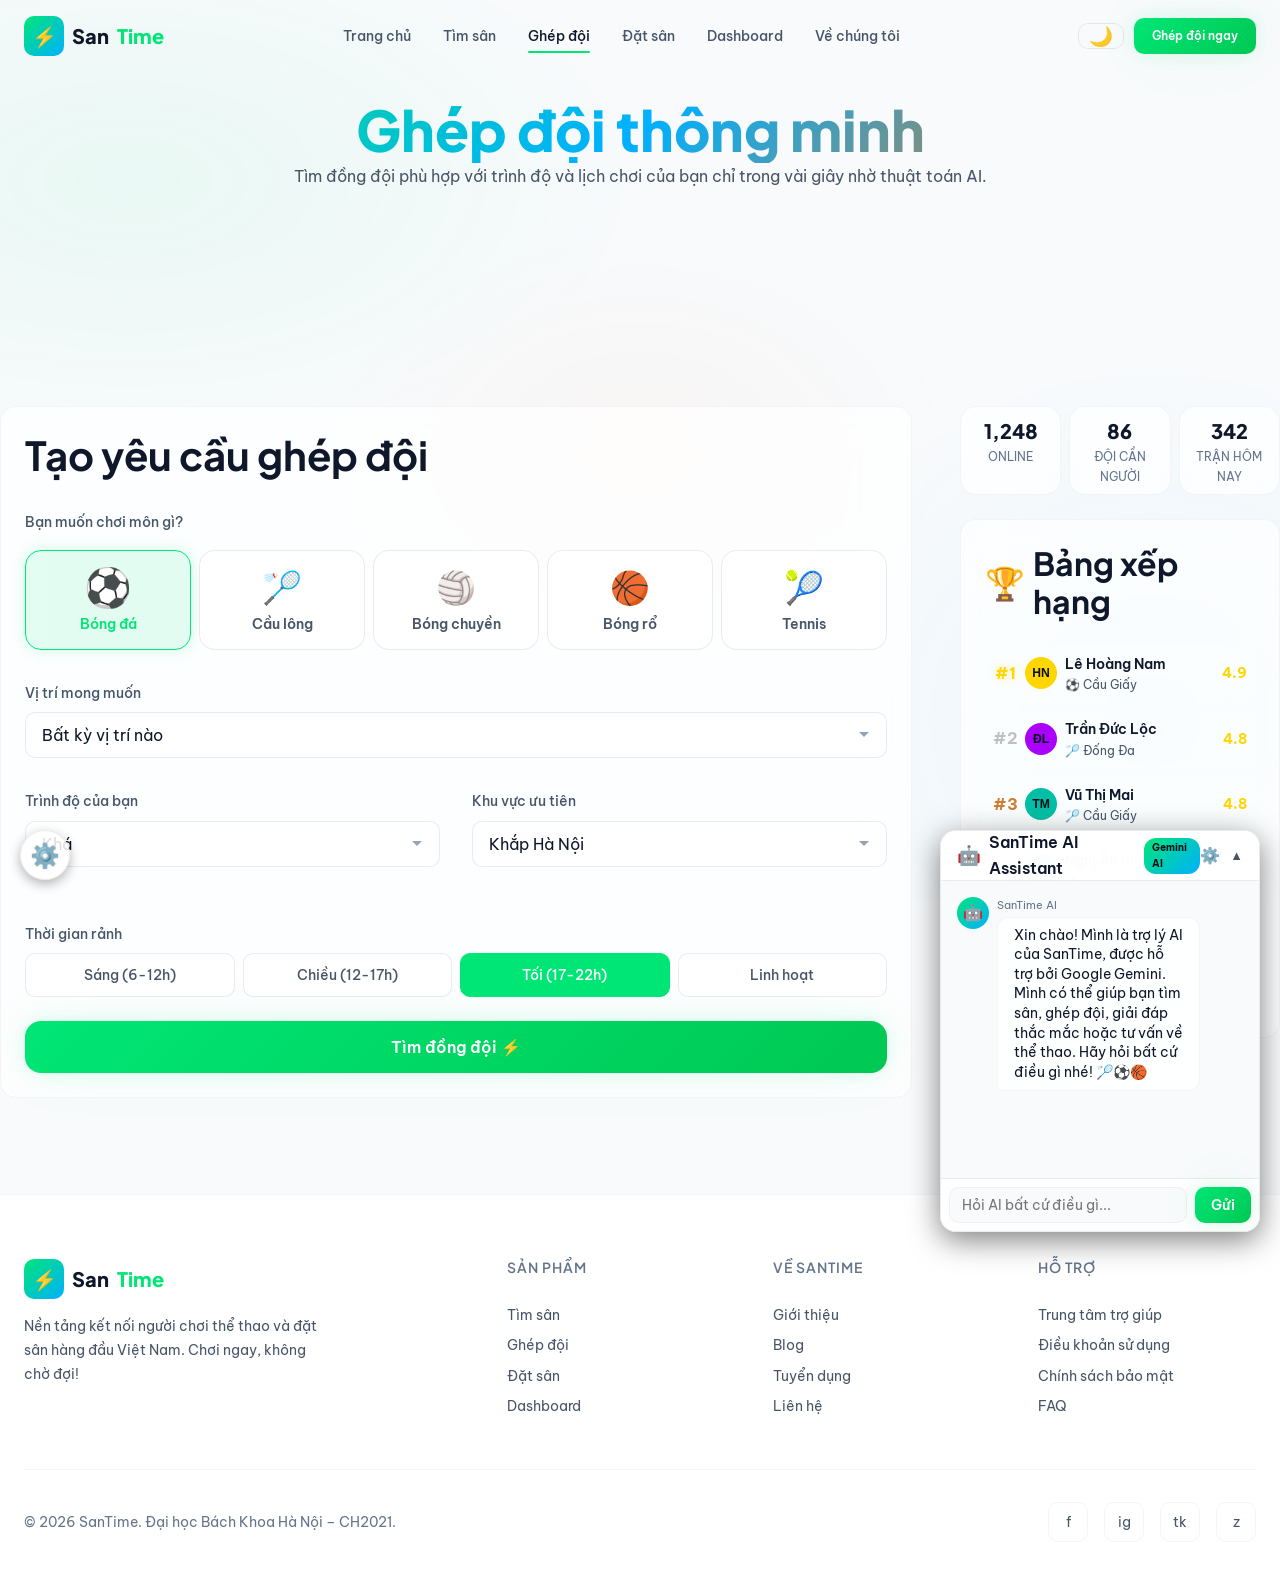
<file: pages/matchmaking.html>
<!DOCTYPE html>
<html lang="vi">
<head>
  <meta charset="UTF-8">
  <meta name="viewport" content="width=device-width, initial-scale=1.0">
  <title>Ghép Đội Thông Minh - SanTime</title>
  <link rel="stylesheet" href="../css/style.css">
  <link rel="stylesheet" href="../css/matchmaking.css">
</head>
<body>
  <!-- Navbar will be injected here by app.js -->
  <div id="navbar-container"></div>

  <main class="matchmaking-page">
    <!-- Hero Area -->
    <header class="page-header section text-center">
      <div class="container fade-in-up">
        <h1 class="mb-sm text-gradient">Ghép đội thông minh</h1>
        <p class="text-xl text-secondary mb-lg max-w-2xl mx-auto">Tìm đồng đội phù hợp với trình độ và lịch chơi của bạn chỉ trong vài giây nhờ thuật toán AI.</p>
      </div>
    </header>

    <div class="container section pt-0">
      <div class="matchmaking-layout">
        <!-- Matching Form -->
        <div class="matching-container">
          <div class="card-glass matching-form relative z-10" id="matchingForm">
            <h2 class="text-2xl mb-xl">Tạo yêu cầu ghép đội</h2>
            
            <!-- Sport Selection -->
            <div class="form-group mb-xl">
              <label class="form-label mb-md text-lg">Bạn muốn chơi môn gì?</label>
              <div class="sport-select-grid" id="sportSelect">
                <button type="button" class="sport-select-btn active" data-sport="football">
                  <span class="sport-icon">⚽</span>
                  <span class="sport-name">Bóng đá</span>
                </button>
                <button type="button" class="sport-select-btn" data-sport="badminton">
                  <span class="sport-icon">🏸</span>
                  <span class="sport-name">Cầu lông</span>
                </button>
                <button type="button" class="sport-select-btn" data-sport="volleyball">
                  <span class="sport-icon">🏐</span>
                  <span class="sport-name">Bóng chuyền</span>
                </button>
                <button type="button" class="sport-select-btn" data-sport="basketball">
                  <span class="sport-icon">🏀</span>
                  <span class="sport-name">Bóng rổ</span>
                </button>
                <button type="button" class="sport-select-btn" data-sport="tennis">
                  <span class="sport-icon">🎾</span>
                  <span class="sport-name">Tennis</span>
                </button>
              </div>
            </div>

            <!-- Position Selection (Dynamic) -->
            <div class="form-group mb-xl" id="positionGroup">
              <label class="form-label mb-sm">Vị trí mong muốn</label>
              <select id="positionSelect" class="form-select">
                <option value="all">Bất kỳ vị trí nào</option>
                <option value="Tiền đạo">Tiền đạo</option>
                <option value="Tiền vệ">Tiền vệ</option>
                <option value="Hậu vệ">Hậu vệ</option>
                <option value="Thủ môn">Thủ môn</option>
              </select>
            </div>

            <div class="grid-2 gap-xl mb-xl">
              <!-- Skill Level -->
              <div class="form-group">
                <label class="form-label mb-sm">Trình độ của bạn</label>
                <select id="levelSelect" class="form-select">
                  <option value="all">Mọi trình độ</option>
                  <option value="Mới bắt đầu">Mới bắt đầu</option>
                  <option value="Trung bình">Trung bình</option>
                  <option value="Trung bình khá">Trung bình khá</option>
                  <option value="Khá" selected>Khá</option>
                  <option value="Giỏi">Giỏi</option>
                </select>
              </div>

              <!-- District -->
              <div class="form-group">
                <label class="form-label mb-sm">Khu vực ưu tiên</label>
                <select id="districtSelect" class="form-select">
                  <option value="all">Khắp Hà Nội</option>
                  <!-- Generated by JS -->
                </select>
              </div>
            </div>

            <!-- Time Preference -->
            <div class="form-group mb-2xl">
              <label class="form-label mb-sm">Thời gian rảnh</label>
              <div class="time-select-grid" id="timeSelect">
                <button type="button" class="time-btn" data-time="morning">Sáng (6-12h)</button>
                <button type="button" class="time-btn" data-time="afternoon">Chiều (12-17h)</button>
                <button type="button" class="time-btn active" data-time="evening">Tối (17-22h)</button>
                <button type="button" class="time-btn" data-time="flexible">Linh hoạt</button>
              </div>
            </div>

            <button type="button" id="startMatchBtn" class="btn btn-primary btn-lg w-full text-lg pulse">
              Tìm đồng đội ⚡
            </button>
          </div>

          <!-- Matching Animation (Hidden) -->
          <div id="matchingAnimation" class="matching-animation hidden">
            <div class="radar-container">
              <div class="radar-circle circle-1"></div>
              <div class="radar-circle circle-2"></div>
              <div class="radar-circle circle-3"></div>
              <div class="radar-center" id="radarIcon">⚽</div>
              <div class="radar-sweep"></div>
              
              <!-- Floating avatars -->
              <div class="float-avatar fa-1"></div>
              <div class="float-avatar fa-2"></div>
              <div class="float-avatar fa-3"></div>
            </div>
            <h3 class="mt-2xl text-2xl font-bold text-gradient-primary">Đang phân tích dữ liệu...</h3>
            <p class="text-secondary mt-sm" id="matchingStatus">Quét 10,000+ người chơi để tìm đồng đội phù hợp</p>
          </div>

          <!-- Results Section (Hidden) -->
          <div id="resultsSection" class="results-section hidden">
            <div class="flex justify-between items-center mb-xl">
              <h2 class="text-2xl" id="resultsTitle">Tìm thấy người chơi phù hợp!</h2>
              <button class="btn btn-outline btn-sm" id="rematchBtn">Ghép lại 🔄</button>
            </div>
            
            <div class="players-grid" id="playersGrid">
              <!-- Player cards generated by JS -->
            </div>
          </div>
        </div>

        <!-- Sidebar -->
        <aside class="matchmaking-sidebar fade-in-right">
          <!-- Quick Stats -->
          <div class="grid-3 gap-sm mb-lg" id="quickStats">
            <div class="stat-mini-card card-glass">
              <div class="stat-mini-val text-primary">1,248</div>
              <div class="stat-mini-lbl">Online</div>
            </div>
            <div class="stat-mini-card card-glass">
              <div class="stat-mini-val text-secondary">86</div>
              <div class="stat-mini-lbl">Đội cần người</div>
            </div>
            <div class="stat-mini-card card-glass">
              <div class="stat-mini-val text-accent">342</div>
              <div class="stat-mini-lbl">Trận hôm nay</div>
            </div>
          </div>

          <!-- Leaderboard -->
          <div class="card-glass leaderboard">
            <h3 class="flex items-center gap-sm mb-lg border-b border-subtle pb-sm">
              <span class="text-2xl">🏆</span> Bảng xếp hạng
            </h3>
            <div class="leaderboard-list" id="leaderboardList">
              <!-- Leaderboard items generated by JS -->
            </div>
            <button class="btn btn-secondary w-full mt-md btn-sm">Xem đầy đủ</button>
          </div>
        </aside>
      </div>
    </div>
  </main>

  <!-- Footer will be injected here by app.js -->
  <div id="footer-container"></div>

  <!-- Scripts -->
  <script src="../js/data.js"></script>
  <script src="../js/app.js"></script>
  <script src="../js/matchmaking.js"></script>
  <script>
    document.addEventListener('DOMContentLoaded', () => {
        document.getElementById('navbar-container').innerHTML = getNavbarHTML('../');
        document.getElementById('footer-container').innerHTML = getFooterHTML('../');
        initNavbar();
        initMobileMenu();
    });
  </script>
</body>
</html>
</file>
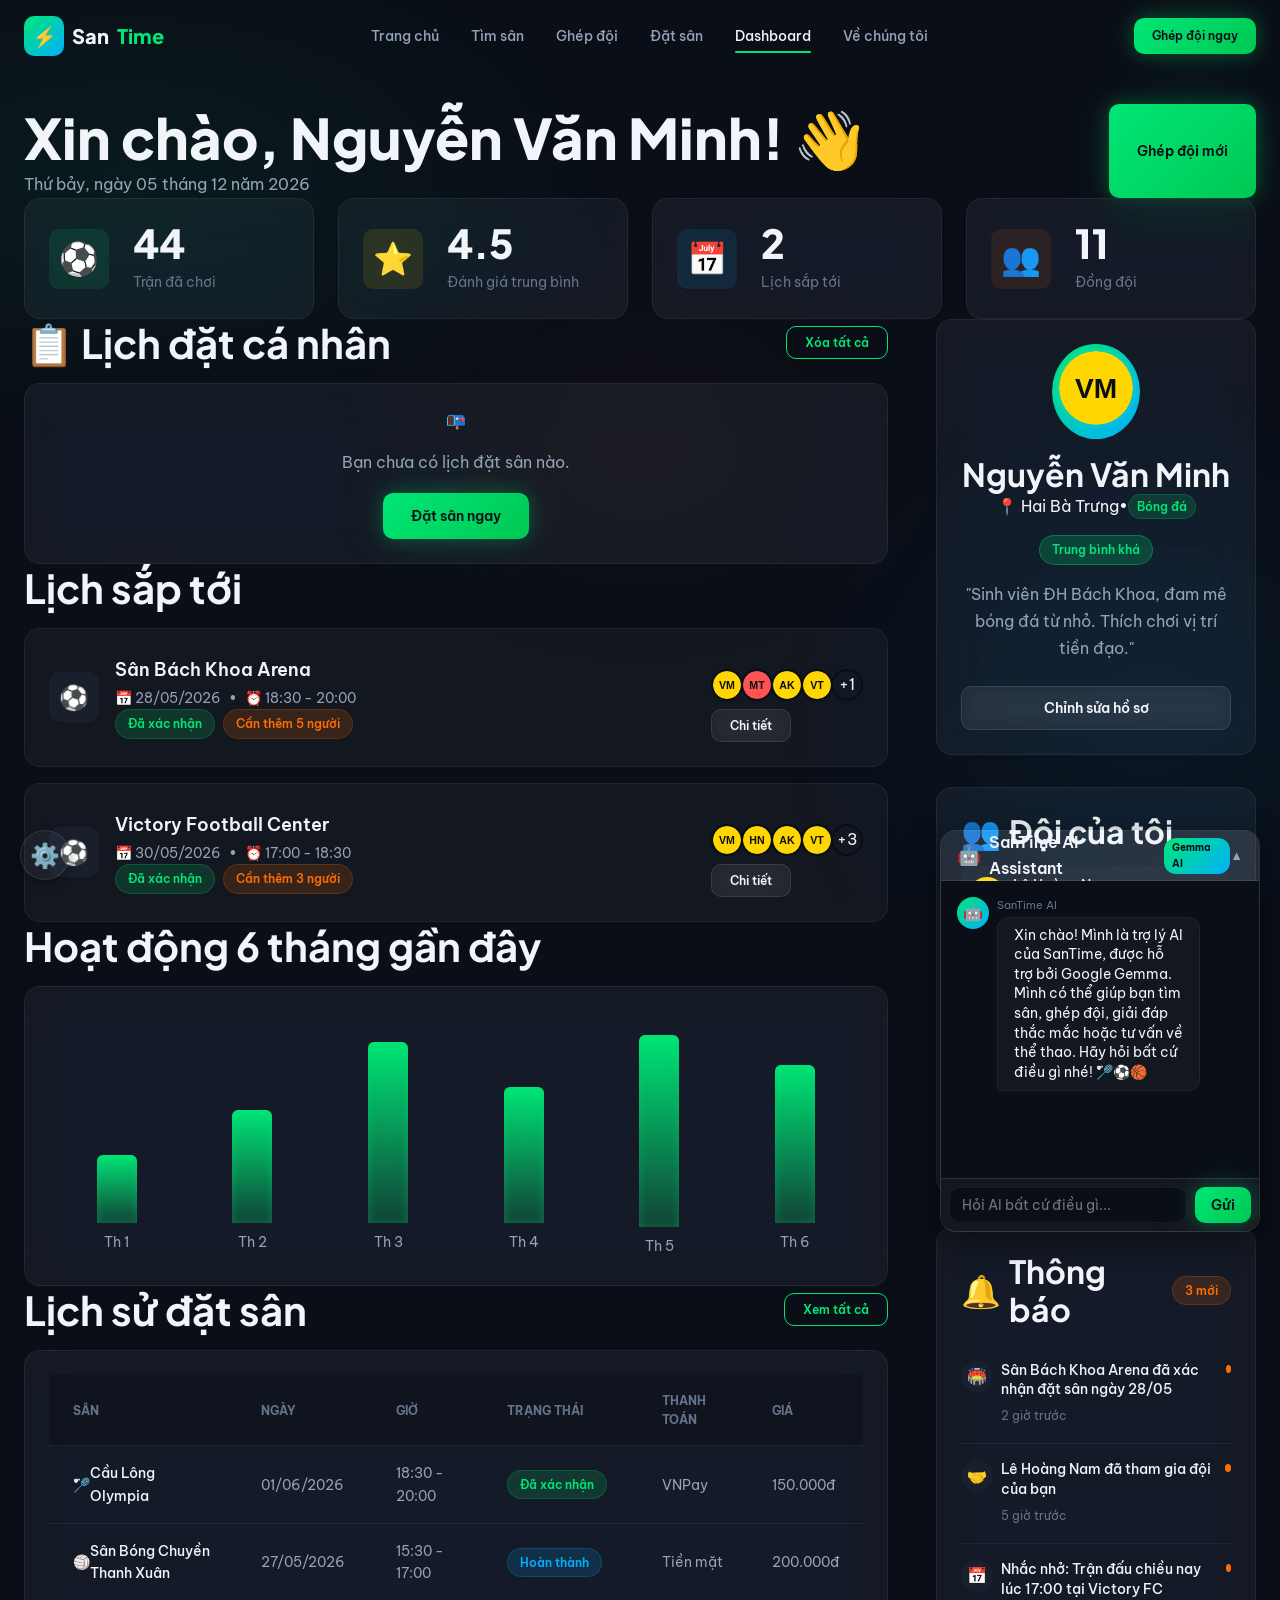
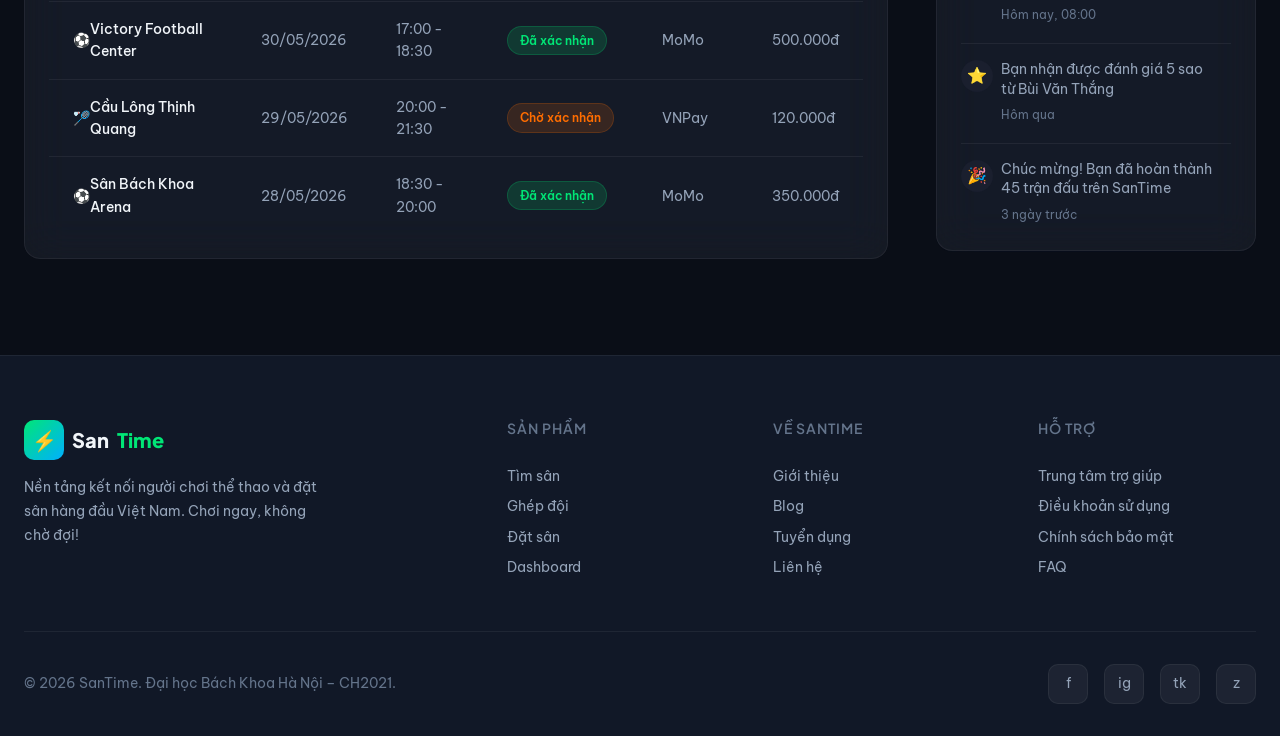
<file: SanTime-main/SanTime-main/SanTime-main/pages/dashboard.html>
<!DOCTYPE html>
<html lang="vi">
<head>
  <meta charset="UTF-8">
  <meta name="viewport" content="width=device-width, initial-scale=1.0">
  <title>Dashboard Cá Nhân - SanTime</title>
  <link rel="stylesheet" href="../css/style.css">
  <link rel="stylesheet" href="../css/dashboard.css">
</head>
<body>
  <!-- Navbar will be injected here by app.js -->
  <div id="navbar-container"></div>

  <main class="dashboard-page section pt-md">
    <div class="container">
      
      <!-- Dashboard Header -->
      <header class="dashboard-header mb-2xl fade-in-up">
        <div class="flex justify-between items-end">
          <div>
            <h1 class="text-3xl mb-xs">Xin chào, Nguyễn Văn Minh! 👋</h1>
            <p class="text-secondary" id="currentDateString">Đang tải...</p>
          </div>
          <a href="matchmaking.html" class="btn btn-primary">Ghép đội mới</a>
        </div>
      </header>

      <!-- Stats Overview -->
      <div class="grid-4 gap-lg mb-2xl stagger-children">
        <div class="stat-card card-glass fade-in visible">
          <div class="stat-icon" style="background: rgba(0, 230, 118, 0.1); color: var(--primary)">⚽</div>
          <div class="stat-content">
            <div class="stat-value text-primary"><span data-counter="45">0</span></div>
            <div class="stat-label">Trận đã chơi</div>
          </div>
        </div>
        <div class="stat-card card-glass fade-in visible">
          <div class="stat-icon" style="background: rgba(255, 214, 0, 0.1); color: var(--warning)">⭐</div>
          <div class="stat-content">
            <div class="stat-value text-warning">4.5</div>
            <div class="stat-label">Đánh giá trung bình</div>
          </div>
        </div>
        <div class="stat-card card-glass fade-in visible">
          <div class="stat-icon" style="background: rgba(0, 176, 255, 0.1); color: var(--secondary)">📅</div>
          <div class="stat-content">
            <div class="stat-value text-secondary"><span data-counter="3">0</span></div>
            <div class="stat-label">Lịch sắp tới</div>
          </div>
        </div>
        <div class="stat-card card-glass fade-in visible">
          <div class="stat-icon" style="background: rgba(255, 109, 0, 0.1); color: var(--accent)">👥</div>
          <div class="stat-content">
            <div class="stat-value text-accent"><span data-counter="12">0</span></div>
            <div class="stat-label">Đồng đội</div>
          </div>
        </div>
      </div>

      <div class="dashboard-layout">
        <!-- Main Content (Left Column) -->
        <div class="dashboard-content">
          
          <!-- Personal Bookings (from localStorage) -->
          <section class="mb-2xl fade-in-up">
            <div class="flex justify-between items-center mb-md">
              <h2 class="text-2xl flex items-center gap-sm">📋 Lịch đặt cá nhân</h2>
              <button class="btn btn-outline btn-sm" onclick="clearMyBookings()">Xóa tất cả</button>
            </div>
            <div id="myBookingsList">
              <!-- Personal bookings injected by JS -->
            </div>
          </section>

          <!-- Upcoming Matches -->
          <section class="mb-2xl fade-in-up">
            <h2 class="text-2xl mb-md">Lịch sắp tới</h2>
            <div class="upcoming-list" id="upcomingMatches">
              <!-- Upcoming bookings injected by JS -->
            </div>
          </section>

          <!-- Activity Chart -->
          <section class="mb-2xl fade-in-up">
            <h2 class="text-2xl mb-md">Hoạt động 6 tháng gần đây</h2>
            <div class="card-glass p-xl">
              <div class="chart-container" id="activityChart">
                <!-- CSS Chart generated by JS -->
              </div>
            </div>
          </section>

          <!-- Booking History -->
          <section class="fade-in-up">
            <div class="flex justify-between items-center mb-md">
              <h2 class="text-2xl">Lịch sử đặt sân</h2>
              <button class="btn btn-outline btn-sm">Xem tất cả</button>
            </div>
            <div class="card-glass p-0 overflow-hidden">
              <div class="table-responsive">
                <table class="history-table">
                  <thead>
                    <tr>
                      <th>Sân</th>
                      <th>Ngày</th>
                      <th>Giờ</th>
                      <th>Trạng thái</th>
                      <th>Thanh toán</th>
                      <th class="text-right">Giá</th>
                    </tr>
                  </thead>
                  <tbody id="historyTableBody">
                    <!-- History injected by JS -->
                  </tbody>
                </table>
              </div>
            </div>
          </section>
        </div>

        <!-- Sidebar (Right Column) -->
        <aside class="dashboard-sidebar">
          
          <!-- Profile Card -->
          <section class="card-glass p-lg mb-xl fade-in-right text-center">
            <div class="profile-avatar mb-md mx-auto" id="profileAvatar">
              <!-- Avatar SVG -->
            </div>
            <h3 class="text-xl mb-xs">Nguyễn Văn Minh</h3>
            <div class="text-secondary text-sm mb-md flex justify-center items-center gap-xs">
              <span>📍 Hai Bà Trưng</span> • <span class="badge badge-primary" style="padding: 2px 8px">Bóng đá</span>
            </div>
            <div class="badge" style="background: rgba(0,230,118,0.2); color: #00E676; border: 1px solid rgba(0,230,118,0.3)">Trung bình khá</div>
            
            <p class="text-sm text-tertiary mt-md mb-lg">"Sinh viên ĐH Bách Khoa, đam mê bóng đá từ nhỏ. Thích chơi vị trí tiền đạo."</p>
            
            <button class="btn btn-secondary w-full" onclick="showToast('Tính năng đang phát triển', 'info')">Chỉnh sửa hồ sơ</button>
          </section>

          <!-- My Team -->
          <section class="card-glass p-lg mb-xl fade-in-right">
            <h3 class="flex items-center gap-sm mb-md text-lg">
              <span>👥</span> Đội của tôi
            </h3>
            <div class="team-list" id="myTeamList">
              <!-- Team members injected by JS -->
            </div>
            <button class="btn btn-outline w-full mt-md btn-sm" onclick="showToast('Tính năng đang phát triển', 'info')">Mời thêm thành viên</button>
          </section>

          <!-- Notifications -->
          <section class="card-glass p-lg fade-in-right">
            <div class="flex justify-between items-center mb-md">
              <h3 class="flex items-center gap-sm text-lg">
                <span>🔔</span> Thông báo
              </h3>
              <span class="badge badge-accent">3 mới</span>
            </div>
            <div class="notification-list">
              <div class="notification-item unread" onclick="this.classList.remove('unread')">
                <div class="noti-icon">🏟️</div>
                <div class="noti-content">
                  <p>Sân Bách Khoa Arena đã xác nhận đặt sân ngày 28/05</p>
                  <span class="noti-time">2 giờ trước</span>
                </div>
                <div class="noti-dot"></div>
              </div>
              <div class="notification-item unread" onclick="this.classList.remove('unread')">
                <div class="noti-icon">🤝</div>
                <div class="noti-content">
                  <p>Lê Hoàng Nam đã tham gia đội của bạn</p>
                  <span class="noti-time">5 giờ trước</span>
                </div>
                <div class="noti-dot"></div>
              </div>
              <div class="notification-item unread" onclick="this.classList.remove('unread')">
                <div class="noti-icon">📅</div>
                <div class="noti-content">
                  <p>Nhắc nhở: Trận đấu chiều nay lúc 17:00 tại Victory FC</p>
                  <span class="noti-time">Hôm nay, 08:00</span>
                </div>
                <div class="noti-dot"></div>
              </div>
              <div class="notification-item" onclick="this.classList.remove('unread')">
                <div class="noti-icon">⭐</div>
                <div class="noti-content">
                  <p>Bạn nhận được đánh giá 5 sao từ Bùi Văn Thắng</p>
                  <span class="noti-time">Hôm qua</span>
                </div>
                <div class="noti-dot"></div>
              </div>
              <div class="notification-item" onclick="this.classList.remove('unread')">
                <div class="noti-icon">🎉</div>
                <div class="noti-content">
                  <p>Chúc mừng! Bạn đã hoàn thành 45 trận đấu trên SanTime</p>
                  <span class="noti-time">3 ngày trước</span>
                </div>
                <div class="noti-dot"></div>
              </div>
            </div>
          </section>

        </aside>
      </div>
    </div>
  </main>

  <!-- Footer will be injected here by app.js -->
  <div id="footer-container"></div>

  <!-- Scripts -->
  <script src="../js/data.js"></script>
  <script src="../js/app.js"></script>
  <script src="../js/dashboard.js"></script>
  <script>
    document.addEventListener('DOMContentLoaded', () => {
        document.getElementById('navbar-container').innerHTML = getNavbarHTML('../');
        document.getElementById('footer-container').innerHTML = getFooterHTML('../');
        initNavbar();
        initMobileMenu();
    });
  </script>
</body>
</html>
</file>
<file: css/style.css>
/* ============================================
   SANTIME – Design System & Global Styles
   ============================================ */

/* Google Fonts */
@import url('https://fonts.googleapis.com/css2?family=Be+Vietnam+Pro:wght@300;400;500;600;700&family=Plus+Jakarta+Sans:wght@400;500;600;700;800&display=swap');

/* ---- CSS Custom Properties ---- */
:root {
  /* Colors – Primary palette */
  --primary: #00E676;
  --primary-dark: #00C853;
  --primary-light: #69F0AE;
  --primary-glow: rgba(0, 230, 118, 0.3);
  --primary-glow-strong: rgba(0, 230, 118, 0.5);

  /* Secondary */
  --secondary: #00B0FF;
  --secondary-dark: #0091EA;
  --secondary-light: #40C4FF;
  --secondary-glow: rgba(0, 176, 255, 0.3);

  /* Accent */
  --accent: #FF6D00;
  --accent-dark: #E65100;
  --accent-light: #FF9E40;
  --accent-glow: rgba(255, 109, 0, 0.3);

  /* Backgrounds */
  --bg-primary: #0A0E17;
  --bg-secondary: #111827;
  --bg-tertiary: #1A1F2E;
  --bg-card: rgba(255, 255, 255, 0.04);
  --bg-card-hover: rgba(255, 255, 255, 0.08);
  --bg-glass: rgba(255, 255, 255, 0.05);
  --bg-glass-strong: rgba(255, 255, 255, 0.1);

  /* Text */
  --text-primary: #F1F5F9;
  --text-secondary: #94A3B8;
  --text-tertiary: #64748B;
  --text-inverse: #0A0E17;

  /* Borders */
  --border-subtle: rgba(255, 255, 255, 0.06);
  --border-default: rgba(255, 255, 255, 0.1);
  --border-strong: rgba(255, 255, 255, 0.15);

  /* Status */
  --success: #00E676;
  --warning: #FFD600;
  --error: #FF5252;
  --info: #00B0FF;

  /* Spacing */
  --space-xs: 4px;
  --space-sm: 8px;
  --space-md: 16px;
  --space-lg: 24px;
  --space-xl: 32px;
  --space-2xl: 48px;
  --space-3xl: 64px;
  --space-4xl: 96px;

  /* Typography */
  --font-body: 'Be Vietnam Pro', -apple-system, BlinkMacSystemFont, sans-serif;
  --font-heading: 'Plus Jakarta Sans', sans-serif;
  --font-mono: 'JetBrains Mono', 'Fira Code', monospace;

  --text-xs: 0.75rem;
  --text-sm: 0.875rem;
  --text-base: 1rem;
  --text-lg: 1.125rem;
  --text-xl: 1.25rem;
  --text-2xl: 1.5rem;
  --text-3xl: 2rem;
  --text-4xl: 2.5rem;
  --text-5xl: 3.5rem;
  --text-6xl: 4.5rem;

  /* Border Radius */
  --radius-sm: 6px;
  --radius-md: 10px;
  --radius-lg: 16px;
  --radius-xl: 24px;
  --radius-full: 50%;

  /* Shadows */
  --shadow-sm: 0 2px 8px rgba(0, 0, 0, 0.3);
  --shadow-md: 0 4px 16px rgba(0, 0, 0, 0.4);
  --shadow-lg: 0 8px 32px rgba(0, 0, 0, 0.5);
  --shadow-glow-primary: 0 0 20px var(--primary-glow), 0 0 60px rgba(0, 230, 118, 0.1);
  --shadow-glow-secondary: 0 0 20px var(--secondary-glow), 0 0 60px rgba(0, 176, 255, 0.1);
  --shadow-glow-accent: 0 0 20px var(--accent-glow), 0 0 60px rgba(255, 109, 0, 0.1);

  /* Transitions */
  --transition-fast: 150ms cubic-bezier(0.4, 0, 0.2, 1);
  --transition-base: 250ms cubic-bezier(0.4, 0, 0.2, 1);
  --transition-slow: 400ms cubic-bezier(0.4, 0, 0.2, 1);
  --transition-spring: 500ms cubic-bezier(0.34, 1.56, 0.64, 1);

  /* Z-index */
  --z-dropdown: 100;
  --z-sticky: 200;
  --z-fixed: 300;
  --z-modal-backdrop: 400;
  --z-modal: 500;
  --z-tooltip: 600;

  /* Layout */
  --max-width: 1280px;
  --navbar-height: 72px;
}

/* ---- Light Theme Override ---- */
html[data-theme="light"] {
  /* Colors – Primary palette */
  --primary-glow: rgba(0, 230, 118, 0.15);
  --primary-glow-strong: rgba(0, 230, 118, 0.3);

  /* Backgrounds */
  --bg-primary: #F8FAFC;
  --bg-secondary: #FFFFFF;
  --bg-tertiary: #F1F5F9;
  --bg-card: rgba(255, 255, 255, 0.85);
  --bg-card-hover: rgba(255, 255, 255, 1);
  --bg-glass: rgba(255, 255, 255, 0.75);
  --bg-glass-strong: rgba(255, 255, 255, 0.9);

  /* Text */
  --text-primary: #0F172A;
  --text-secondary: #475569;
  --text-tertiary: #64748B;
  --text-inverse: #FFFFFF;

  /* Borders */
  --border-subtle: rgba(0, 0, 0, 0.04);
  --border-default: rgba(0, 0, 0, 0.08);
  --border-strong: rgba(0, 0, 0, 0.15);

  /* Shadows */
  --shadow-sm: 0 2px 8px rgba(0, 0, 0, 0.05);
  --shadow-md: 0 4px 16px rgba(0, 0, 0, 0.08);
  --shadow-lg: 0 8px 32px rgba(0, 0, 0, 0.12);
  --shadow-glow-primary: 0 0 20px var(--primary-glow), 0 0 60px rgba(0, 230, 118, 0.05);
  --shadow-glow-secondary: 0 0 20px var(--secondary-glow), 0 0 60px rgba(0, 176, 255, 0.05);
  --shadow-glow-accent: 0 0 20px var(--accent-glow), 0 0 60px rgba(255, 109, 0, 0.05);
}

/* ---- Utility Classes ---- */
.hidden {
  display: none !important;
}

/* ---- Reset & Base ---- */
*,
*::before,
*::after {
  margin: 0;
  padding: 0;
  box-sizing: border-box;
}

html {
  scroll-behavior: smooth;
  -webkit-font-smoothing: antialiased;
  -moz-osx-font-smoothing: grayscale;
}

body {
  font-family: var(--font-body);
  font-size: var(--text-base);
  line-height: 1.6;
  color: var(--text-primary);
  background: var(--bg-primary);
  overflow-x: hidden;
  min-height: 100vh;
}

/* Background gradient mesh */
body::before {
  content: '';
  position: fixed;
  top: 0;
  left: 0;
  width: 100%;
  height: 100%;
  background:
    radial-gradient(ellipse 80% 60% at 10% 20%, rgba(0, 230, 118, 0.06) 0%, transparent 50%),
    radial-gradient(ellipse 60% 80% at 90% 80%, rgba(0, 176, 255, 0.05) 0%, transparent 50%),
    radial-gradient(ellipse 50% 50% at 50% 50%, rgba(255, 109, 0, 0.03) 0%, transparent 50%);
  pointer-events: none;
  z-index: -1;
}

img {
  max-width: 100%;
  height: auto;
  display: block;
}

a {
  color: inherit;
  text-decoration: none;
  transition: color var(--transition-fast);
}

ul, ol {
  list-style: none;
}

button {
  font-family: inherit;
  cursor: pointer;
  border: none;
  outline: none;
  background: none;
}

input, select, textarea {
  font-family: inherit;
  font-size: inherit;
  outline: none;
  border: none;
  background: none;
}

/* ---- Typography ---- */
h1, h2, h3, h4, h5, h6 {
  font-family: var(--font-heading);
  font-weight: 700;
  line-height: 1.2;
  color: var(--text-primary);
}

h1 { font-size: var(--text-5xl); font-weight: 800; }
h2 { font-size: var(--text-4xl); font-weight: 700; }
h3 { font-size: var(--text-3xl); font-weight: 700; }
h4 { font-size: var(--text-2xl); font-weight: 600; }
h5 { font-size: var(--text-xl); font-weight: 600; }
h6 { font-size: var(--text-lg); font-weight: 600; }

p {
  color: var(--text-secondary);
  line-height: 1.7;
}

.text-gradient {
  background: linear-gradient(135deg, var(--primary) 0%, var(--secondary) 50%, var(--accent) 100%);
  -webkit-background-clip: text;
  -webkit-text-fill-color: transparent;
  background-clip: text;
}

.text-gradient-primary {
  background: linear-gradient(135deg, var(--primary-light) 0%, var(--primary) 50%, var(--secondary) 100%);
  -webkit-background-clip: text;
  -webkit-text-fill-color: transparent;
  background-clip: text;
}

/* ---- Container ---- */
.container {
  width: 100%;
  max-width: var(--max-width);
  margin: 0 auto;
  padding: 0 var(--space-lg);
}

.section {
  padding: var(--space-4xl) 0;
}

.section-header {
  text-align: center;
  margin-bottom: var(--space-3xl);
}

.section-header .section-label {
  display: inline-flex;
  align-items: center;
  gap: var(--space-sm);
  padding: var(--space-xs) var(--space-md);
  background: var(--bg-glass);
  border: 1px solid var(--border-subtle);
  border-radius: var(--radius-xl);
  font-size: var(--text-sm);
  font-weight: 500;
  color: var(--primary);
  margin-bottom: var(--space-md);
  text-transform: uppercase;
  letter-spacing: 1px;
}

.section-header h2 {
  margin-bottom: var(--space-md);
}

.section-header p {
  max-width: 640px;
  margin: 0 auto;
  font-size: var(--text-lg);
}

/* ---- Navbar ---- */
.navbar {
  position: fixed;
  top: 0;
  left: 0;
  right: 0;
  height: var(--navbar-height);
  display: flex;
  align-items: center;
  z-index: var(--z-fixed);
  transition: all var(--transition-base);
}

.navbar.scrolled {
  background: rgba(10, 14, 23, 0.85);
  backdrop-filter: blur(20px) saturate(180%);
  -webkit-backdrop-filter: blur(20px) saturate(180%);
  border-bottom: 1px solid var(--border-subtle);
}

.navbar .container {
  display: flex;
  align-items: center;
  justify-content: space-between;
}

.navbar-brand {
  display: flex;
  align-items: center;
  gap: var(--space-sm);
  font-family: var(--font-heading);
  font-size: var(--text-xl);
  font-weight: 800;
  color: var(--text-primary);
  z-index: 10;
}

.navbar-brand .brand-icon {
  width: 40px;
  height: 40px;
  background: linear-gradient(135deg, var(--primary) 0%, var(--secondary) 100%);
  border-radius: var(--radius-md);
  display: flex;
  align-items: center;
  justify-content: center;
  font-size: 20px;
}

.navbar-brand span {
  color: var(--primary);
}

.nav-links {
  display: flex;
  align-items: center;
  gap: var(--space-xl);
}

.nav-links a {
  font-size: var(--text-sm);
  font-weight: 500;
  color: var(--text-secondary);
  position: relative;
  padding: var(--space-xs) 0;
  transition: color var(--transition-fast);
}

.nav-links a:hover,
.nav-links a.active {
  color: var(--text-primary);
}

.nav-links a::after {
  content: '';
  position: absolute;
  bottom: -2px;
  left: 0;
  width: 0;
  height: 2px;
  background: var(--primary);
  border-radius: 1px;
  transition: width var(--transition-base);
}

.nav-links a:hover::after,
.nav-links a.active::after {
  width: 100%;
}

.nav-cta {
  display: flex;
  align-items: center;
  gap: var(--space-md);
}

/* Mobile menu */
.menu-toggle {
  display: none;
  flex-direction: column;
  gap: 5px;
  width: 28px;
  cursor: pointer;
  z-index: 10;
}

.menu-toggle span {
  display: block;
  width: 100%;
  height: 2px;
  background: var(--text-primary);
  border-radius: 1px;
  transition: all var(--transition-base);
}

.menu-toggle.active span:nth-child(1) {
  transform: translateY(7px) rotate(45deg);
}

.menu-toggle.active span:nth-child(2) {
  opacity: 0;
}

.menu-toggle.active span:nth-child(3) {
  transform: translateY(-7px) rotate(-45deg);
}

/* ---- Buttons ---- */
.btn {
  display: inline-flex;
  align-items: center;
  justify-content: center;
  gap: var(--space-sm);
  padding: 12px 28px;
  font-family: var(--font-body);
  font-size: var(--text-sm);
  font-weight: 600;
  border-radius: var(--radius-md);
  transition: all var(--transition-base);
  cursor: pointer;
  white-space: nowrap;
  position: relative;
  overflow: hidden;
}

.btn-primary {
  background: linear-gradient(135deg, var(--primary) 0%, var(--primary-dark) 100%);
  color: var(--text-inverse);
  box-shadow: var(--shadow-glow-primary);
}

.btn-primary:hover {
  transform: translateY(-2px);
  box-shadow: 0 0 30px var(--primary-glow), 0 0 80px rgba(0, 230, 118, 0.15);
}

.btn-primary:active {
  transform: translateY(0);
}

.btn-secondary {
  background: var(--bg-glass);
  color: var(--text-primary);
  border: 1px solid var(--border-default);
  backdrop-filter: blur(10px);
}

.btn-secondary:hover {
  background: var(--bg-glass-strong);
  border-color: var(--border-strong);
  transform: translateY(-2px);
}

.btn-accent {
  background: linear-gradient(135deg, var(--accent) 0%, var(--accent-dark) 100%);
  color: white;
  box-shadow: var(--shadow-glow-accent);
}

.btn-accent:hover {
  transform: translateY(-2px);
  box-shadow: 0 0 30px var(--accent-glow), 0 0 80px rgba(255, 109, 0, 0.15);
}

.btn-outline {
  background: transparent;
  color: var(--primary);
  border: 1px solid var(--primary);
}

.btn-outline:hover {
  background: rgba(0, 230, 118, 0.1);
  transform: translateY(-2px);
}

.btn-lg {
  padding: 16px 36px;
  font-size: var(--text-base);
  border-radius: var(--radius-lg);
}

.btn-sm {
  padding: 8px 18px;
  font-size: var(--text-xs);
}

.btn-icon {
  width: 44px;
  height: 44px;
  padding: 0;
  border-radius: var(--radius-md);
}

/* Button shimmer effect */
.btn-primary::before {
  content: '';
  position: absolute;
  top: 0;
  left: -100%;
  width: 100%;
  height: 100%;
  background: linear-gradient(90deg, transparent, rgba(255,255,255,0.2), transparent);
  transition: left 0.5s;
}

.btn-primary:hover::before {
  left: 100%;
}

/* ---- Cards ---- */
.card {
  background: var(--bg-card);
  border: 1px solid var(--border-subtle);
  border-radius: var(--radius-lg);
  padding: var(--space-lg);
  transition: all var(--transition-base);
  position: relative;
  overflow: hidden;
}

.card::before {
  content: '';
  position: absolute;
  top: 0;
  left: 0;
  right: 0;
  height: 1px;
  background: linear-gradient(90deg, transparent, var(--border-strong), transparent);
  opacity: 0;
  transition: opacity var(--transition-base);
}

.card:hover {
  background: var(--bg-card-hover);
  border-color: var(--border-default);
  transform: translateY(-4px);
  box-shadow: var(--shadow-lg);
}

.card:hover::before {
  opacity: 1;
}

.card-glass {
  background: var(--bg-glass);
  backdrop-filter: blur(20px) saturate(150%);
  -webkit-backdrop-filter: blur(20px) saturate(150%);
  border: 1px solid var(--border-subtle);
  border-radius: var(--radius-lg);
  padding: var(--space-lg);
}

.card-glass:hover {
  background: var(--bg-glass-strong);
  border-color: var(--border-default);
}

/* ---- Form Elements ---- */
.form-group {
  margin-bottom: var(--space-lg);
}

.form-label {
  display: block;
  font-size: var(--text-sm);
  font-weight: 500;
  color: var(--text-secondary);
  margin-bottom: var(--space-sm);
}

.form-input {
  width: 100%;
  padding: 12px 16px;
  background: var(--bg-card);
  border: 1px solid var(--border-default);
  border-radius: var(--radius-md);
  color: var(--text-primary);
  font-size: var(--text-base);
  transition: all var(--transition-fast);
}

.form-input:focus {
  border-color: var(--primary);
  box-shadow: 0 0 0 3px rgba(0, 230, 118, 0.1);
  background: var(--bg-card-hover);
}

.form-input::placeholder {
  color: var(--text-tertiary);
}

.form-select {
  width: 100%;
  padding: 12px 16px;
  background: var(--bg-card);
  border: 1px solid var(--border-default);
  border-radius: var(--radius-md);
  color: var(--text-primary);
  font-size: var(--text-base);
  cursor: pointer;
  appearance: none;
  background-image: url("data:image/svg+xml,%3Csvg xmlns='http://www.w3.org/2000/svg' width='12' height='12' viewBox='0 0 12 12'%3E%3Cpath fill='%2394A3B8' d='M6 8L1 3h10z'/%3E%3C/svg%3E");
  background-repeat: no-repeat;
  background-position: right 16px center;
  transition: all var(--transition-fast);
}

.form-select:focus {
  border-color: var(--primary);
  box-shadow: 0 0 0 3px rgba(0, 230, 118, 0.1);
}

/* ============================================
   CHAT WIDGET
   ============================================ */
.chat-widget {
  position: fixed;
  bottom: 20px;
  right: 20px;
  width: 320px;
  background: var(--bg-card);
  border: 1px solid var(--border-default);
  border-radius: var(--radius-lg);
  box-shadow: 0 8px 30px rgba(0,0,0,0.5);
  z-index: var(--z-modal);
  display: flex;
  flex-direction: column;
  overflow: hidden;
  transition: transform 0.3s cubic-bezier(0.4, 0, 0.2, 1);
  transform: translateY(calc(100% - 50px)); /* Closed state, only header visible */
}

.chat-widget.open {
  transform: translateY(0); /* Fully open */
}

.chat-header {
  height: 50px;
  background: linear-gradient(135deg, var(--bg-card) 0%, var(--bg-card-hover) 100%);
  border-bottom: 1px solid var(--border-default);
  display: flex;
  align-items: center;
  justify-content: space-between;
  padding: 0 var(--space-md);
  cursor: pointer;
  user-select: none;
}

.chat-header:hover {
  background: var(--bg-card-hover);
}

.chat-header-info {
  display: flex;
  align-items: center;
  gap: var(--space-sm);
}

.chat-header-icon {
  font-size: 1.2rem;
}

.chat-header-title {
  font-weight: 600;
  font-size: var(--text-md);
}

.chat-toggle-icon {
  font-size: 0.8rem;
  color: var(--text-secondary);
}

.chat-body {
  height: 350px;
  display: flex;
  flex-direction: column;
  background: var(--bg-primary);
}

.chat-messages {
  flex-grow: 1;
  padding: var(--space-md);
  overflow-y: auto;
  display: flex;
  flex-direction: column;
  gap: var(--space-md);
}

.chat-message {
  display: flex;
  gap: var(--space-sm);
  max-width: 85%;
}

.chat-message.sent {
  align-self: flex-end;
  flex-direction: row-reverse;
}

.chat-message-avatar {
  width: 32px;
  height: 32px;
  border-radius: 50%;
  background: var(--bg-tertiary);
  display: flex;
  align-items: center;
  justify-content: center;
  font-size: 1rem;
  flex-shrink: 0;
}

.chat-message.received .chat-message-avatar {
  background: linear-gradient(135deg, var(--primary) 0%, var(--secondary) 100%);
  color: var(--bg-primary);
}

.chat-message-content {
  display: flex;
  flex-direction: column;
}

.chat-message.sent .chat-message-content {
  align-items: flex-end;
}

.chat-message-sender {
  font-size: 11px;
  color: var(--text-tertiary);
  margin-bottom: 2px;
}

.chat-message-text {
  background: var(--bg-card);
  padding: var(--space-sm) var(--space-md);
  border-radius: 12px;
  font-size: var(--text-sm);
  line-height: 1.4;
  border: 1px solid var(--border-subtle);
}

.chat-message.sent .chat-message-text {
  background: var(--primary);
  color: var(--text-inverse);
  border-color: var(--primary);
  border-bottom-right-radius: 2px;
}

.chat-message.received .chat-message-text {
  border-bottom-left-radius: 2px;
}

.chat-input-area {
  padding: var(--space-sm);
  background: var(--bg-card);
  border-top: 1px solid var(--border-default);
  display: flex;
  gap: var(--space-sm);
}

.chat-input-area input {
  flex-grow: 1;
  background: var(--bg-primary);
  border: 1px solid var(--border-subtle);
  border-radius: var(--radius-md);
  padding: 8px 12px;
  color: var(--text-primary);
  font-size: var(--text-sm);
}

.chat-input-area input:focus {
  outline: none;
  border-color: var(--primary);
}

.chat-input-area button {
  padding: 8px 16px;
  font-size: var(--text-sm);
}

/* Hide chat on very small screens or make it full width */
@media (max-width: 480px) {
  .chat-widget {
    width: 100%;
    right: 0;
    bottom: 0;
    border-radius: 0;
    transform: translateY(calc(100% - 60px)); /* Account for mobile nav bar if exists, or just 50px */
  }
  .chat-widget.open {
    height: 60vh;
  }
  .chat-body {
    height: calc(100% - 50px);
  }
}

/* ---- Badges ---- */
.badge {
  display: inline-flex;
  align-items: center;
  gap: 4px;
  padding: 4px 12px;
  font-size: var(--text-xs);
  font-weight: 600;
  border-radius: var(--radius-xl);
  white-space: nowrap;
}

.badge-primary {
  background: rgba(0, 230, 118, 0.15);
  color: var(--primary);
  border: 1px solid rgba(0, 230, 118, 0.2);
}

.badge-secondary {
  background: rgba(0, 176, 255, 0.15);
  color: var(--secondary);
  border: 1px solid rgba(0, 176, 255, 0.2);
}

.badge-accent {
  background: rgba(255, 109, 0, 0.15);
  color: var(--accent);
  border: 1px solid rgba(255, 109, 0, 0.2);
}

.badge-success {
  background: rgba(0, 230, 118, 0.15);
  color: var(--success);
}

.badge-warning {
  background: rgba(255, 214, 0, 0.15);
  color: var(--warning);
}

.badge-error {
  background: rgba(255, 82, 82, 0.15);
  color: var(--error);
}

/* ---- Rating Stars ---- */
.rating {
  display: flex;
  align-items: center;
  gap: 2px;
}

.rating .star {
  color: var(--warning);
  font-size: var(--text-sm);
}

.rating .star.empty {
  color: var(--text-tertiary);
}

.rating-value {
  margin-left: var(--space-sm);
  font-size: var(--text-sm);
  font-weight: 600;
  color: var(--text-primary);
}

/* ---- Avatar ---- */
.avatar {
  width: 44px;
  height: 44px;
  border-radius: var(--radius-full);
  overflow: hidden;
  border: 2px solid var(--border-default);
  flex-shrink: 0;
}

.avatar img {
  width: 100%;
  height: 100%;
  object-fit: cover;
}

.avatar-sm { width: 32px; height: 32px; }
.avatar-lg { width: 56px; height: 56px; }
.avatar-xl { width: 72px; height: 72px; }

.avatar-group {
  display: flex;
}

.avatar-group .avatar {
  margin-left: -10px;
  border: 2px solid var(--bg-primary);
}

.avatar-group .avatar:first-child {
  margin-left: 0;
}

/* ---- Tags ---- */
.tag {
  display: inline-flex;
  align-items: center;
  gap: 4px;
  padding: 4px 10px;
  background: var(--bg-glass);
  border: 1px solid var(--border-subtle);
  border-radius: var(--radius-sm);
  font-size: var(--text-xs);
  color: var(--text-secondary);
}

/* ---- Divider ---- */
.divider {
  border: none;
  height: 1px;
  background: var(--border-subtle);
  margin: var(--space-xl) 0;
}

/* ---- Stats ---- */
.stat-value {
  font-family: var(--font-heading);
  font-size: var(--text-4xl);
  font-weight: 800;
  color: var(--text-primary);
  line-height: 1;
}

.stat-label {
  font-size: var(--text-sm);
  color: var(--text-tertiary);
  margin-top: var(--space-sm);
}

/* ---- Footer ---- */
.footer {
  background: var(--bg-secondary);
  border-top: 1px solid var(--border-subtle);
  padding: var(--space-3xl) 0 var(--space-xl);
}

.footer-grid {
  display: grid;
  grid-template-columns: 2fr 1fr 1fr 1fr;
  gap: var(--space-2xl);
  margin-bottom: var(--space-2xl);
}

.footer-brand p {
  margin-top: var(--space-md);
  font-size: var(--text-sm);
  max-width: 300px;
}

.footer-col h4 {
  font-size: var(--text-sm);
  font-weight: 600;
  text-transform: uppercase;
  letter-spacing: 1px;
  color: var(--text-tertiary);
  margin-bottom: var(--space-lg);
}

.footer-col a {
  display: block;
  font-size: var(--text-sm);
  color: var(--text-secondary);
  padding: var(--space-xs) 0;
  transition: all var(--transition-fast);
}

.footer-col a:hover {
  color: var(--primary);
  transform: translateX(4px);
}

.footer-bottom {
  display: flex;
  align-items: center;
  justify-content: space-between;
  padding-top: var(--space-xl);
  border-top: 1px solid var(--border-subtle);
  font-size: var(--text-sm);
  color: var(--text-tertiary);
}

.footer-social {
  display: flex;
  gap: var(--space-md);
}

.footer-social a {
  width: 40px;
  height: 40px;
  display: flex;
  align-items: center;
  justify-content: center;
  background: var(--bg-glass);
  border: 1px solid var(--border-subtle);
  border-radius: var(--radius-md);
  color: var(--text-secondary);
  transition: all var(--transition-base);
}

.footer-social a:hover {
  background: var(--primary);
  color: var(--text-inverse);
  border-color: var(--primary);
  transform: translateY(-2px);
}

/* ---- Scroll Animations ---- */
.fade-in {
  opacity: 0;
  transform: translateY(30px);
  transition: opacity 0.6s ease, transform 0.6s ease;
}

.fade-in.visible {
  opacity: 1;
  transform: translateY(0);
}

.fade-in-left {
  opacity: 0;
  transform: translateX(-40px);
  transition: opacity 0.6s ease, transform 0.6s ease;
}

.fade-in-left.visible {
  opacity: 1;
  transform: translateX(0);
}

.fade-in-right {
  opacity: 0;
  transform: translateX(40px);
  transition: opacity 0.6s ease, transform 0.6s ease;
}

.fade-in-right.visible {
  opacity: 1;
  transform: translateX(0);
}

.scale-in {
  opacity: 0;
  transform: scale(0.9);
  transition: opacity 0.5s ease, transform 0.5s ease;
}

.scale-in.visible {
  opacity: 1;
  transform: scale(1);
}

/* Staggered children */
.stagger-children > * {
  opacity: 0;
  transform: translateY(20px);
  transition: opacity 0.4s ease, transform 0.4s ease;
}

.stagger-children.visible > *:nth-child(1) { transition-delay: 0ms; opacity: 1; transform: translateY(0); }
.stagger-children.visible > *:nth-child(2) { transition-delay: 100ms; opacity: 1; transform: translateY(0); }
.stagger-children.visible > *:nth-child(3) { transition-delay: 200ms; opacity: 1; transform: translateY(0); }
.stagger-children.visible > *:nth-child(4) { transition-delay: 300ms; opacity: 1; transform: translateY(0); }
.stagger-children.visible > *:nth-child(5) { transition-delay: 400ms; opacity: 1; transform: translateY(0); }
.stagger-children.visible > *:nth-child(6) { transition-delay: 500ms; opacity: 1; transform: translateY(0); }

/* ---- Keyframe Animations ---- */
@keyframes pulse-glow {
  0%, 100% { box-shadow: 0 0 20px var(--primary-glow); }
  50% { box-shadow: 0 0 40px var(--primary-glow-strong), 0 0 80px var(--primary-glow); }
}

@keyframes float {
  0%, 100% { transform: translateY(0); }
  50% { transform: translateY(-10px); }
}

@keyframes spin-slow {
  from { transform: rotate(0deg); }
  to { transform: rotate(360deg); }
}

@keyframes shimmer {
  0% { background-position: -200% 0; }
  100% { background-position: 200% 0; }
}

@keyframes slide-up {
  from { opacity: 0; transform: translateY(20px); }
  to { opacity: 1; transform: translateY(0); }
}

@keyframes count-up {
  from { opacity: 0; transform: translateY(10px); }
  to { opacity: 1; transform: translateY(0); }
}

@keyframes gradient-shift {
  0% { background-position: 0% 50%; }
  50% { background-position: 100% 50%; }
  100% { background-position: 0% 50%; }
}

.animate-pulse-glow { animation: pulse-glow 3s ease-in-out infinite; }
.animate-float { animation: float 4s ease-in-out infinite; }
.animate-spin-slow { animation: spin-slow 20s linear infinite; }

/* ---- Utility Classes ---- */
.flex { display: flex; }
.flex-col { flex-direction: column; }
.flex-wrap { flex-wrap: wrap; }
.items-center { align-items: center; }
.justify-center { justify-content: center; }
.justify-between { justify-content: space-between; }

/* Grid Utilities */
.grid-2 { display: grid; grid-template-columns: repeat(2, 1fr); }
.grid-3 { display: grid; grid-template-columns: repeat(3, 1fr); }
.grid-4 { display: grid; grid-template-columns: repeat(4, 1fr); }
.gap-sm { gap: var(--space-sm); }
.gap-md { gap: var(--space-md); }
.gap-lg { gap: var(--space-lg); }
.gap-xl { gap: var(--space-xl); }
.text-center { text-align: center; }
.w-full { width: 100%; }
.relative { position: relative; }
.overflow-hidden { overflow: hidden; }

.mt-sm { margin-top: var(--space-sm); }
.mt-md { margin-top: var(--space-md); }
.mt-lg { margin-top: var(--space-lg); }
.mt-xl { margin-top: var(--space-xl); }
.mb-md { margin-bottom: var(--space-md); }
.mb-lg { margin-bottom: var(--space-lg); }
.mb-xl { margin-bottom: var(--space-xl); }

/* Scrollbar */
::-webkit-scrollbar {
  width: 8px;
}

::-webkit-scrollbar-track {
  background: var(--bg-primary);
}

::-webkit-scrollbar-thumb {
  background: var(--bg-tertiary);
  border-radius: 4px;
}

::-webkit-scrollbar-thumb:hover {
  background: var(--text-tertiary);
}

/* Selection */
::selection {
  background: rgba(0, 230, 118, 0.3);
  color: var(--text-primary);
}

/* ---- Responsive ---- */
@media (max-width: 1024px) {
  h1 { font-size: var(--text-4xl); }
  h2 { font-size: var(--text-3xl); }

  .footer-grid {
    grid-template-columns: 1fr 1fr;
    gap: var(--space-xl);
  }
}

@media (max-width: 768px) {
  :root {
    --navbar-height: 64px;
  }

  h1 { font-size: var(--text-3xl); }
  h2 { font-size: var(--text-2xl); }
  h3 { font-size: var(--text-xl); }

  .grid-2, .grid-3, .grid-4 {
    grid-template-columns: 1fr;
  }

  .container {
    padding: 0 var(--space-md);
  }

  .section {
    padding: var(--space-3xl) 0;
  }

  /* Mobile Navigation */
  .nav-links {
    position: fixed;
    top: 0;
    right: -100%;
    width: 80%;
    max-width: 320px;
    height: 100vh;
    background: rgba(10, 14, 23, 0.97);
    backdrop-filter: blur(20px);
    flex-direction: column;
    align-items: flex-start;
    padding: calc(var(--navbar-height) + var(--space-xl)) var(--space-xl);
    gap: var(--space-lg);
    transition: right var(--transition-slow);
    border-left: 1px solid var(--border-subtle);
  }

  .nav-links.active {
    right: 0;
  }

  .nav-links a {
    font-size: var(--text-lg);
  }

  .menu-toggle {
    display: flex;
  }

  .nav-cta {
    display: none;
  }

  .footer-grid {
    grid-template-columns: 1fr;
  }

  .footer-bottom {
    flex-direction: column;
    gap: var(--space-md);
    text-align: center;
  }
}

@media (max-width: 480px) {
  h1 { font-size: var(--text-2xl); }
  h2 { font-size: var(--text-xl); }

  .btn-lg {
    padding: 14px 28px;
    font-size: var(--text-sm);
  }
}

/* ============================================
   WELCOME OVERLAY & ROLE SELECTION
   ============================================ */
.welcome-overlay {
  position: fixed;
  top: 0; left: 0; right: 0; bottom: 0;
  background: rgba(10, 14, 23, 0.95);
  backdrop-filter: blur(20px);
  z-index: 9999;
  display: flex;
  align-items: center;
  justify-content: center;
  transition: opacity 0.4s ease, visibility 0.4s ease;
}

.welcome-overlay.hidden {
  opacity: 0;
  visibility: hidden;
  pointer-events: none;
}

.welcome-card {
  text-align: center;
  max-width: 600px;
  width: 90%;
  padding: var(--space-2xl);
  border: 1px solid rgba(255, 255, 255, 0.1);
  box-shadow: 0 20px 40px rgba(0,0,0,0.5), inset 0 1px 0 rgba(255,255,255,0.1);
}

.role-btn {
  height: auto;
  padding: var(--space-lg);
  display: flex;
  flex-direction: column;
  align-items: center;
  justify-content: center;
  border-radius: var(--radius-lg);
  transition: all var(--transition-base);
}

.role-btn:hover {
  transform: translateY(-5px);
  background: rgba(0, 230, 118, 0.1);
  border-color: var(--primary);
  box-shadow: 0 10px 20px rgba(0,0,0,0.2);
}

/* ============================================
   SYSTEM ADMIN FLOATING BUTTON
   ============================================ */
.admin-floating-btn {
  position: fixed;
  bottom: 20px;
  left: 20px;
  width: 50px;
  height: 50px;
  border-radius: 50%;
  background: var(--bg-card);
  border: 1px solid var(--border-default);
  display: flex;
  align-items: center;
  justify-content: center;
  font-size: 1.5rem;
  color: var(--text-secondary);
  cursor: pointer;
  z-index: var(--z-fixed);
  transition: all var(--transition-fast);
  box-shadow: 0 4px 12px rgba(0,0,0,0.3);
}

.admin-floating-btn:hover {
  background: var(--bg-card-hover);
  color: var(--primary);
  transform: scale(1.1);
  border-color: var(--primary);
}

/* ============================================
   AI CHATBOT TYPING INDICATOR
   ============================================ */
.typing-indicator {
  display: flex;
  align-items: center;
  gap: 4px;
  padding: 12px 16px !important;
  min-width: 60px;
}

.typing-dot {
  width: 8px;
  height: 8px;
  background: var(--primary);
  border-radius: 50%;
  animation: typingBounce 1.4s ease-in-out infinite;
}

.typing-dot:nth-child(2) { animation-delay: 0.2s; }
.typing-dot:nth-child(3) { animation-delay: 0.4s; }

@keyframes typingBounce {
  0%, 60%, 100% { transform: translateY(0); opacity: 0.4; }
  30% { transform: translateY(-8px); opacity: 1; }
}

/* Chat message transition */
.chat-message {
  animation: chatMsgIn 0.3s ease forwards;
}

@keyframes chatMsgIn {
  from { opacity: 0; transform: translateY(10px) scale(0.95); }
  to { opacity: 1; transform: translateY(0) scale(1); }
}

/* Disabled chat input styling */
.chat-input-area input:disabled {
  opacity: 0.5;
  cursor: not-allowed;
}

.chat-input-area button:disabled {
  opacity: 0.5;
  cursor: not-allowed;
}

/* ============================================
   VIETNAM SOVEREIGNTY MAP
   ============================================ */
.vietnam-map-section {
  padding: var(--space-3xl) 0;
  background: var(--bg-secondary);
  position: relative;
  overflow: hidden;
}

.vietnam-map-section::before {
  content: '';
  position: absolute;
  top: -50%;
  left: -50%;
  width: 200%;
  height: 200%;
  background: radial-gradient(circle at 70% 50%, rgba(0, 230, 118, 0.03) 0%, transparent 50%),
              radial-gradient(circle at 30% 50%, rgba(0, 176, 255, 0.03) 0%, transparent 50%);
  pointer-events: none;
}

.vietnam-map-container {
  height: 600px;
  border-radius: var(--radius-xl);
  overflow: hidden;
  border: 1px solid rgba(0, 230, 118, 0.2);
  box-shadow: 0 0 60px rgba(0, 230, 118, 0.08),
              0 0 120px rgba(0, 176, 255, 0.04),
              0 20px 60px rgba(0, 0, 0, 0.3);
  position: relative;
}

.vietnam-map-container .leaflet-container {
  background: #e8ecf1 !important;
}

/* Sovereignty Marker (Hoàng Sa, Trường Sa) */
.sovereignty-marker {
  display: flex;
  align-items: center;
  justify-content: center;
  width: 28px;
  height: 28px;
  background: rgba(218, 37, 29, 0.9);
  border: 3px solid #FFD700;
  border-radius: 50%;
  animation: sovereigntyPulse 2s ease-in-out infinite;
  box-shadow: 0 0 20px rgba(218, 37, 29, 0.5),
              0 0 40px rgba(218, 37, 29, 0.2);
  font-size: 14px;
}

/* Sovereignty Label (popup style) */
.sovereignty-label {
  background: linear-gradient(135deg, rgba(218, 37, 29, 0.95), rgba(180, 30, 24, 0.95));
  color: #FFD700;
  font-weight: 800;
  font-size: 12px;
  padding: 8px 16px;
  border-radius: 8px;
  border: 2px solid #FFD700;
  text-shadow: 0 1px 2px rgba(0,0,0,0.3);
  box-shadow: 0 4px 20px rgba(218, 37, 29, 0.4);
  white-space: nowrap;
  text-align: center;
  line-height: 1.4;
}

.sovereignty-label .label-title {
  display: block;
  font-size: 13px;
  font-weight: 900;
  letter-spacing: 1px;
}

.sovereignty-label .label-sub {
  display: block;
  font-size: 10px;
  opacity: 0.9;
  margin-top: 2px;
}

/* Biển Đông Label */
.bien-dong-label {
  text-align: center;
  pointer-events: none;
}

.bien-dong-label .bd-title {
  display: block;
  font-size: 22px;
  font-weight: 900;
  color: #0055A4;
  letter-spacing: 8px;
  text-transform: uppercase;
  text-shadow: 2px 2px 4px rgba(0,0,0,0.15),
               0 0 30px rgba(0, 85, 164, 0.3);
  font-family: var(--font-heading);
}

.bien-dong-label .bd-sub {
  display: block;
  font-size: 13px;
  font-weight: 700;
  color: #0055A4;
  letter-spacing: 3px;
  opacity: 0.7;
  margin-top: 2px;
}

.bien-dong-label .bd-sovereignty {
  display: block;
  font-size: 12px;
  font-weight: 800;
  color: #DA251D;
  margin-top: 6px;
  letter-spacing: 2px;
  text-shadow: 0 0 10px rgba(218, 37, 29, 0.3);
}

/* City Marker on Vietnam Map */
.city-marker {
  width: 14px;
  height: 14px;
  background: var(--primary);
  border: 2px solid #fff;
  border-radius: 50%;
  box-shadow: 0 0 10px rgba(0, 230, 118, 0.5);
  transition: transform 0.2s ease;
}

.city-marker:hover {
  transform: scale(1.5);
}

/* Vietnam map tooltip */
.vietnam-map-tooltip {
  background: rgba(10, 14, 23, 0.92) !important;
  color: #F1F5F9 !important;
  border: 1px solid rgba(0, 230, 118, 0.3) !important;
  border-radius: 8px !important;
  padding: 6px 14px !important;
  font-family: var(--font-body) !important;
  font-weight: 600 !important;
  font-size: 13px !important;
  box-shadow: 0 4px 20px rgba(0,0,0,0.4) !important;
  backdrop-filter: blur(10px);
}

.sovereignty-tooltip {
  background: rgba(218, 37, 29, 0.92) !important;
  color: #FFD700 !important;
  border: 2px solid #FFD700 !important;
  border-radius: 8px !important;
  padding: 8px 16px !important;
  font-weight: 800 !important;
  font-size: 13px !important;
  box-shadow: 0 4px 20px rgba(218, 37, 29, 0.4) !important;
}

@keyframes sovereigntyPulse {
  0%, 100% {
    box-shadow: 0 0 20px rgba(218, 37, 29, 0.5), 0 0 40px rgba(218, 37, 29, 0.2);
    transform: scale(1);
  }
  50% {
    box-shadow: 0 0 30px rgba(218, 37, 29, 0.7), 0 0 60px rgba(218, 37, 29, 0.3);
    transform: scale(1.15);
  }
}

/* Map section header */
.map-section-header {
  text-align: center;
  margin-bottom: var(--space-xl);
}

.map-section-header h2 {
  background: linear-gradient(135deg, var(--primary), var(--secondary));
  -webkit-background-clip: text;
  -webkit-text-fill-color: transparent;
  background-clip: text;
}

.map-section-header .flag-icon {
  font-size: 2rem;
  margin-bottom: var(--space-sm);
  display: inline-block;
  animation: float 3s ease-in-out infinite;
}

/* Map legend */
.map-legend {
  display: flex;
  flex-wrap: wrap;
  gap: var(--space-md);
  justify-content: center;
  margin-top: var(--space-lg);
  padding: var(--space-md);
  background: var(--bg-card);
  border-radius: var(--radius-lg);
  border: 1px solid var(--border-subtle);
}

.legend-item {
  display: flex;
  align-items: center;
  gap: var(--space-sm);
  font-size: var(--text-sm);
  color: var(--text-secondary);
}

.legend-dot-sovereignty {
  width: 12px;
  height: 12px;
  background: #DA251D;
  border: 2px solid #FFD700;
  border-radius: 50%;
  animation: sovereigntyPulse 2s ease-in-out infinite;
}

.legend-dot-city {
  width: 10px;
  height: 10px;
  background: var(--primary);
  border: 2px solid #fff;
  border-radius: 50%;
  box-shadow: 0 0 6px rgba(0, 230, 118, 0.4);
}

@media (max-width: 768px) {
  .vietnam-map-container {
    height: 400px;
  }
  .bien-dong-label .bd-title {
    font-size: 16px;
    letter-spacing: 4px;
  }
}

/* ============================================
   MODAL & RATING STARS
   ============================================ */
.modal-overlay {
  position: fixed;
  top: 0; left: 0; right: 0; bottom: 0;
  background: rgba(10, 14, 23, 0.8);
  backdrop-filter: blur(5px);
  z-index: 1000;
  display: flex;
  align-items: center;
  justify-content: center;
  opacity: 0;
  visibility: hidden;
  transition: all 0.3s ease;
}

.modal-overlay.open {
  opacity: 1;
  visibility: visible;
}

.modal-content {
  background: var(--bg-card);
  border: 1px solid var(--border-subtle);
  border-radius: var(--radius-xl);
  padding: var(--space-xl);
  width: 90%;
  max-width: 450px;
  transform: translateY(20px);
  transition: transform 0.3s ease;
  box-shadow: 0 20px 40px rgba(0,0,0,0.5);
}

.modal-overlay.open .modal-content {
  transform: translateY(0);
}

.modal-header {
  display: flex;
  justify-content: space-between;
  align-items: center;
  margin-bottom: var(--space-lg);
}

.modal-close {
  background: none;
  border: none;
  color: var(--text-tertiary);
  font-size: 1.5rem;
  cursor: pointer;
  padding: 0;
  transition: color 0.2s;
}

.modal-close:hover {
  color: var(--error);
}

.star-rating {
  display: flex;
  flex-direction: row-reverse;
  justify-content: center;
  gap: 8px;
  margin-bottom: var(--space-lg);
}

.star-rating input {
  display: none;
}

.star-rating label {
  font-size: 2.5rem;
  color: var(--border-default);
  cursor: pointer;
  transition: color 0.2s, transform 0.2s;
}

.star-rating label:hover,
.star-rating label:hover ~ label,
.star-rating input:checked ~ label {
  color: #FFD600; /* Yellow */
}

.star-rating label:hover {
  transform: scale(1.2);
}

.clickable-player {
  cursor: pointer;
  transition: transform 0.2s, filter 0.2s;
}
.clickable-player:hover {
  transform: translateY(-3px);
  filter: brightness(1.2);
}
</file>
<file: css/landing.css>
/* ============================================
   SANTIME – Landing Page Styles
   ============================================ */

/* ---- Hero Section ---- */
.hero {
  min-height: 100vh;
  display: flex;
  align-items: center;
  justify-content: center;
  padding-top: var(--navbar-height);
}

.hero-orb {
  position: absolute;
  border-radius: 50%;
  filter: blur(80px);
  z-index: 0;
  opacity: 0.6;
}

.orb-1 {
  width: 400px;
  height: 400px;
  background: var(--primary-glow-strong);
  top: -100px;
  left: -100px;
  animation: float 8s infinite alternate;
}

.orb-2 {
  width: 500px;
  height: 500px;
  background: var(--secondary-glow);
  bottom: -200px;
  right: -100px;
  animation: float 10s infinite alternate-reverse;
}

.orb-3 {
  width: 300px;
  height: 300px;
  background: var(--accent-glow);
  top: 40%;
  left: 60%;
  transform: translate(-50%, -50%);
  animation: pulse-glow 6s infinite;
}

.hero-title {
  font-size: var(--text-6xl);
  margin-bottom: var(--space-lg);
  line-height: 1.1;
}

.hero-subtitle {
  font-size: var(--text-xl);
  max-width: 700px;
  margin: 0 auto;
}

.hero-stats {
  display: flex;
  align-items: center;
  justify-content: center;
  gap: var(--space-3xl);
  background: var(--bg-glass);
  padding: var(--space-xl) var(--space-3xl);
  border-radius: var(--radius-xl);
  border: 1px solid var(--border-subtle);
  backdrop-filter: blur(20px);
}

/* ---- Problems Section ---- */
.problem-card {
  text-align: center;
}
.problem-card .card-icon {
  font-size: 3rem;
  margin-bottom: var(--space-md);
  transition: transform var(--transition-spring);
}
.problem-card:hover .card-icon {
  transform: scale(1.2) translateY(-10px);
}
.problem-card:hover {
  box-shadow: 0 10px 40px rgba(255, 82, 82, 0.1);
  border-color: rgba(255, 82, 82, 0.3);
}

/* ---- Features Section ---- */
.feature-card {
  padding: var(--space-xl);
}
.feature-card .card-icon {
  font-size: 2.5rem;
  width: 80px;
  height: 80px;
  background: var(--bg-glass-strong);
  border-radius: var(--radius-lg);
  display: flex;
  align-items: center;
  justify-content: center;
  margin-bottom: var(--space-lg);
}

.feature-green:hover {
  border-color: var(--primary);
  box-shadow: 0 10px 40px var(--primary-glow);
}
.feature-green:hover .card-icon { background: rgba(0, 230, 118, 0.15); }

.feature-blue:hover {
  border-color: var(--secondary);
  box-shadow: 0 10px 40px var(--secondary-glow);
}
.feature-blue:hover .card-icon { background: rgba(0, 176, 255, 0.15); }

.feature-orange:hover {
  border-color: var(--accent);
  box-shadow: 0 10px 40px var(--accent-glow);
}
.feature-orange:hover .card-icon { background: rgba(255, 109, 0, 0.15); }


/* ---- How It Works (Timeline) ---- */
.timeline {
  position: relative;
  max-width: 1000px;
  margin: 0 auto;
}
.timeline-step {
  flex: 1;
  min-width: 200px;
  text-align: center;
  position: relative;
  padding: var(--space-xl) var(--space-md);
  background: var(--bg-card);
  border-radius: var(--radius-lg);
  border: 1px solid var(--border-subtle);
  transition: all var(--transition-base);
}
.timeline-step:hover {
  transform: translateY(-10px);
  border-color: var(--primary);
  background: var(--bg-glass-strong);
}
.step-icon {
  font-size: 2.5rem;
  margin-bottom: var(--space-sm);
}
.step-number {
  position: absolute;
  top: -15px;
  left: 50%;
  transform: translateX(-50%);
  background: var(--primary);
  color: var(--text-inverse);
  font-weight: bold;
  padding: 4px 12px;
  border-radius: var(--radius-xl);
  font-size: var(--text-sm);
  box-shadow: var(--shadow-glow-primary);
}
.timeline-connector {
  display: none;
}

/* ---- Survey Progress Bars ---- */
.progress-bar {
  width: 100%;
  height: 8px;
  background: var(--bg-card-hover);
  border-radius: var(--radius-xl);
  overflow: hidden;
}
.progress-fill {
  height: 100%;
  border-radius: var(--radius-xl);
  transition: width 1.5s ease-out;
}

/* ---- CTA Section ---- */
.cta-section {
  padding: var(--space-4xl) 0;
  border-top: 1px solid var(--border-subtle);
  border-bottom: 1px solid var(--border-subtle);
}
.cta-glow {
  position: absolute;
  top: 50%;
  left: 50%;
  transform: translate(-50%, -50%);
  width: 600px;
  height: 400px;
  background: radial-gradient(circle, var(--primary-glow-strong) 0%, transparent 70%);
  filter: blur(60px);
  z-index: 0;
}
.pulse {
  animation: pulse-glow 2s infinite;
}

/* Responsive */
@media (max-width: 1024px) {
  .hero-title { font-size: var(--text-5xl); }
  .hero-stats { flex-wrap: wrap; gap: var(--space-lg); }
  .stat-item { flex: 1 1 40%; text-align: center; }
}
@media (max-width: 768px) {
  .hero-title { font-size: var(--text-4xl); }
}
</file>
<file: css/about.css>
/* ============================================
   SANTIME – About Page Styles
   ============================================ */

/* ---- TAM SAM SOM Chart ---- */
.market-circles-container {
  display: flex;
  justify-content: center;
  padding: var(--space-2xl) 0;
}

.market-circle {
  border-radius: 50%;
  display: flex;
  flex-direction: column;
  align-items: center;
  justify-content: flex-start;
  border: 1px solid rgba(255, 255, 255, 0.1);
  position: relative;
  transition: all var(--transition-base);
}

.market-label {
  font-weight: 700;
  margin-bottom: 4px;
}

.market-desc {
  font-size: var(--text-sm);
  opacity: 0.8;
}

.tam {
  width: 500px;
  height: 500px;
  background: rgba(0, 176, 255, 0.05); /* Secondary */
  border-color: rgba(0, 176, 255, 0.3);
  padding-top: var(--space-xl);
}
.tam .market-label { color: var(--secondary); }

.sam {
  width: 350px;
  height: 350px;
  background: rgba(255, 109, 0, 0.1); /* Accent */
  border-color: rgba(255, 109, 0, 0.4);
  padding-top: var(--space-xl);
  margin-top: var(--space-lg);
}
.sam .market-label { color: var(--accent); }

.som {
  width: 200px;
  height: 200px;
  background: rgba(0, 230, 118, 0.15); /* Primary */
  border-color: rgba(0, 230, 118, 0.5);
  padding-top: calc(var(--space-xl) + var(--space-md));
  margin-top: var(--space-lg);
  box-shadow: 0 0 30px rgba(0, 230, 118, 0.2);
}
.som .market-label { color: var(--primary); }

.market-circle:hover {
  transform: scale(1.05);
  z-index: 10;
  background-color: rgba(255, 255, 255, 0.05);
}

/* ---- Business Model Canvas Grid ---- */
.bmc-grid {
  display: grid;
  grid-template-columns: repeat(2, 1fr);
  gap: var(--space-lg);
}

.bmc-cell {
  padding: var(--space-xl);
  border-left: 3px solid transparent;
}
.bmc-cell:nth-child(1) { border-left-color: var(--primary); }
.bmc-cell:nth-child(2) { border-left-color: var(--secondary); }
.bmc-cell:nth-child(3) { border-left-color: var(--accent); }
.bmc-cell:nth-child(4) { border-left-color: var(--warning); }
.bmc-cell:nth-child(5) { border-left-color: var(--success); }

/* ---- Roadmap Timeline ---- */
.roadmap-timeline {
  position: relative;
  max-width: 800px;
  margin: 0 auto;
}

.roadmap-timeline::after {
  content: '';
  position: absolute;
  width: 2px;
  background: var(--border-strong);
  top: 0;
  bottom: 0;
  left: 50%;
  margin-left: -1px;
}

.rm-item {
  padding: 10px 40px;
  position: relative;
  background-color: inherit;
  width: 50%;
}

.rm-item::after {
  content: '';
  position: absolute;
  width: 16px;
  height: 16px;
  right: -8px;
  background-color: var(--bg-card);
  border: 4px solid var(--text-tertiary);
  top: 15px;
  border-radius: 50%;
  z-index: 1;
}

.left { left: 0; }
.right { left: 50%; }
.right::after { left: -8px; }

.rm-content {
  padding: var(--space-lg);
  position: relative;
  border-radius: var(--radius-lg);
}

.rm-item:nth-child(2)::after { border-color: var(--primary); background-color: var(--primary); box-shadow: 0 0 10px var(--primary-glow); }
.rm-item:nth-child(1)::after { border-color: var(--primary); }

/* Responsive */
@media (max-width: 768px) {
  .tam { width: 300px; height: 300px; }
  .sam { width: 200px; height: 200px; }
  .som { width: 120px; height: 120px; padding-top: var(--space-md); }
  .som .market-label, .som .market-desc { font-size: 10px; }
  
  .bmc-grid { grid-template-columns: 1fr; }
  .bmc-cell[style] { grid-column: span 1 !important; }
  .bmc-cell ul.flex { flex-direction: column; gap: var(--space-xs); }
  
  .roadmap-timeline::after { left: 31px; }
  .rm-item { width: 100%; padding-left: 70px; padding-right: 0px; }
  .rm-item::after { left: 23px; }
  .right { left: 0%; }
}
</file>
<file: css/admin.css>
/* ============================================
   ADMIN & OWNER SHARED STYLES
   ============================================ */

.admin-page {
  padding-top: calc(var(--navbar-height) + var(--space-xl));
  min-height: 100vh;
}

.admin-controls input.form-input {
  background: var(--bg-card);
  border: 1px solid var(--border-subtle);
  border-radius: var(--radius-md);
  padding: 10px 16px;
  color: var(--text-primary);
  font-size: var(--text-sm);
  outline: none;
}
.admin-controls input.form-input:focus {
  border-color: var(--primary);
}

.view-toggle {
  display: flex;
  background: var(--bg-card);
  border: 1px solid var(--border-subtle);
  border-radius: var(--radius-md);
  overflow: hidden;
}

.view-toggle button {
  border: none;
  border-radius: 0;
  padding: 8px 16px;
}

.view-toggle button:not(.btn-primary) {
  background: transparent;
  color: var(--text-secondary);
}

/* Dashboard Stats */
.stat-card {
  padding: var(--space-lg);
  display: flex;
  align-items: center;
  gap: var(--space-lg);
}

.stat-icon {
  width: 60px;
  height: 60px;
  border-radius: var(--radius-md);
  display: flex;
  align-items: center;
  justify-content: center;
  font-size: 2rem;
  flex-shrink: 0;
}

.stat-value {
  font-size: var(--text-2xl);
  font-weight: 700;
  margin-bottom: 4px;
}
.stat-label {
  font-size: var(--text-sm);
  color: var(--text-secondary);
}

/* Admin Table */
.table-responsive {
  width: 100%;
  overflow-x: auto;
}

.admin-table {
  width: 100%;
  border-collapse: collapse;
  text-align: left;
}

.admin-table th {
  padding: var(--space-md) var(--space-lg);
  font-size: var(--text-xs);
  text-transform: uppercase;
  color: var(--text-tertiary);
  border-bottom: 1px solid var(--border-subtle);
  background: rgba(0,0,0,0.2);
}

.admin-table td {
  padding: var(--space-md) var(--space-lg);
  font-size: var(--text-sm);
  border-bottom: 1px solid var(--border-subtle);
  color: var(--text-secondary);
  transition: background var(--transition-fast);
  vertical-align: middle;
}

.admin-table tr:last-child td { border-bottom: none; }
.admin-table tbody tr:hover td { background: rgba(255,255,255,0.02); color: var(--text-primary); }

/* Owner Matrix Specific */
.booking-matrix-wrapper {
  background: var(--bg-card);
  border: 1px solid var(--border-subtle);
  border-radius: var(--radius-md);
  padding: var(--space-md);
}

.booking-matrix {
  display: grid;
  grid-template-columns: 80px repeat(48, 1fr);
  gap: 2px;
  background: var(--border-subtle);
  border: 1px solid var(--border-subtle);
  min-width: 1200px; /* Force scroll if too narrow */
}

.matrix-header {
  background: var(--bg-tertiary);
  color: var(--text-secondary);
  font-size: 10px;
  text-align: center;
  padding: 4px 0;
  font-weight: 600;
  display: flex;
  align-items: center;
  justify-content: center;
}

.matrix-row-label {
  background: var(--bg-card);
  color: var(--text-primary);
  font-weight: 600;
  font-size: var(--text-sm);
  display: flex;
  align-items: center;
  justify-content: center;
}

.matrix-cell {
  background: var(--bg-primary);
  height: 36px;
  cursor: default;
  transition: all 0.2s;
  position: relative;
}

.matrix-cell.available {
  background: rgba(0, 230, 118, 0.05);
}

.matrix-cell.booked {
  background: rgba(255, 82, 82, 0.2);
  border-left: 2px solid var(--error);
}

/* Tooltip for booked cells */
.matrix-cell.booked:hover::after {
  content: attr(data-info);
  position: absolute;
  bottom: 100%;
  left: 50%;
  transform: translateX(-50%);
  background: var(--bg-secondary);
  color: var(--text-primary);
  padding: 8px;
  border-radius: 4px;
  font-size: 12px;
  white-space: nowrap;
  z-index: 10;
  border: 1px solid var(--border-default);
  box-shadow: 0 4px 12px rgba(0,0,0,0.5);
  pointer-events: none;
}

.legend-box {
  width: 16px;
  height: 16px;
  border-radius: 2px;
}
.legend-box.available { background: rgba(0, 230, 118, 0.05); border: 1px solid var(--border-subtle); }
.legend-box.booked { background: rgba(255, 82, 82, 0.2); border-left: 2px solid var(--error); }
</file>
<file: css/courts.css>
/* ============================================
   SANTIME – Courts Page Styles
   ============================================ */

.page-header {
  padding-top: calc(var(--navbar-height) + var(--space-2xl));
  padding-bottom: var(--space-xl);
  background: linear-gradient(to bottom, var(--bg-tertiary), var(--bg-primary));
}

.search-container {
  position: relative;
  z-index: 10;
}

.search-bar {
  position: relative;
  display: flex;
  align-items: center;
  background: rgba(255, 255, 255, 0.08);
  border: 1px solid var(--border-strong);
  border-radius: var(--radius-xl);
  padding: 4px;
  backdrop-filter: blur(20px);
  box-shadow: var(--shadow-lg);
  transition: all var(--transition-base);
}

.search-bar:focus-within {
  background: rgba(255, 255, 255, 0.12);
  border-color: var(--primary);
  box-shadow: 0 0 20px var(--primary-glow);
}

.search-icon {
  position: absolute;
  left: 20px;
  font-size: 1.2rem;
  color: var(--text-secondary);
  pointer-events: none;
}

.search-input {
  width: 100%;
  padding: 16px 20px 16px 50px;
  background: transparent;
  border: none;
  font-size: var(--text-lg);
  color: var(--text-primary);
}
.search-input:focus { box-shadow: none; }

/* ---- Layout Grid ---- */
.layout-grid {
  display: grid;
  grid-template-columns: 280px 1fr;
  gap: var(--space-2xl);
  align-items: start;
}

/* ---- Sidebar Filters ---- */
.sidebar {
  position: sticky;
  top: calc(var(--navbar-height) + var(--space-lg));
  max-height: calc(100vh - var(--navbar-height) - var(--space-xl));
  overflow-y: auto;
}

.filter-panel {
  padding: var(--space-lg);
}

.filter-group {
  border-bottom: 1px solid var(--border-subtle);
  padding-bottom: var(--space-lg);
}
.filter-group:last-child {
  border-bottom: none;
  padding-bottom: 0;
}

/* Sport Filters */
.sport-filters {
  display: flex;
  flex-direction: column;
  gap: var(--space-xs);
}
.sport-btn {
  display: flex;
  align-items: center;
  width: 100%;
  padding: 10px 12px;
  border-radius: var(--radius-md);
  color: var(--text-secondary);
  font-size: var(--text-sm);
  font-weight: 500;
  text-align: left;
  transition: all var(--transition-fast);
}
.sport-btn:hover {
  background: var(--bg-card-hover);
  color: var(--text-primary);
}
.sport-btn.active {
  background: rgba(0, 230, 118, 0.15);
  color: var(--primary);
  font-weight: 600;
}

/* Radio Buttons */
.radio-group {
  display: flex;
  flex-direction: column;
  gap: var(--space-sm);
}
.radio-label {
  display: flex;
  align-items: center;
  cursor: pointer;
  font-size: var(--text-sm);
  color: var(--text-secondary);
  transition: color var(--transition-fast);
}
.radio-label:hover { color: var(--text-primary); }
.radio-label input { display: none; }
.radio-custom {
  width: 18px;
  height: 18px;
  border: 2px solid var(--border-strong);
  border-radius: 50%;
  margin-right: 10px;
  position: relative;
  transition: all var(--transition-fast);
}
.radio-label input:checked + .radio-custom {
  border-color: var(--primary);
}
.radio-label input:checked + .radio-custom::after {
  content: '';
  position: absolute;
  top: 50%;
  left: 50%;
  transform: translate(-50%, -50%);
  width: 8px;
  height: 8px;
  background: var(--primary);
  border-radius: 50%;
}

/* Rating Buttons */
.rating-filters {
  display: flex;
  flex-wrap: wrap;
  gap: var(--space-sm);
}
.rating-filters .btn.active {
  background: var(--primary);
  color: var(--text-inverse);
  border-color: var(--primary);
}

/* Toggle Switch */
.toggle-label { cursor: pointer; }
.toggle-input { display: none; }
.toggle-slider {
  position: relative;
  width: 44px;
  height: 24px;
  background: var(--bg-card);
  border: 1px solid var(--border-strong);
  border-radius: 12px;
  transition: all 0.3s;
}
.toggle-slider::before {
  content: '';
  position: absolute;
  top: 2px;
  left: 2px;
  width: 18px;
  height: 18px;
  background: var(--text-secondary);
  border-radius: 50%;
  transition: all 0.3s;
}
.toggle-input:checked + .toggle-slider {
  background: var(--primary);
  border-color: var(--primary);
}
.toggle-input:checked + .toggle-slider::before {
  transform: translateX(20px);
  background: var(--text-inverse);
}

/* ---- Courts Grid ---- */
.courts-grid {
  display: grid;
  grid-template-columns: repeat(auto-fill, minmax(300px, 1fr));
  gap: var(--space-lg);
}

.court-card {
  display: flex;
  flex-direction: column;
  height: 100%;
  padding: 0;
  border-radius: var(--radius-xl);
}

.court-card-banner {
  height: 120px;
  background: linear-gradient(135deg, var(--bg-tertiary) 0%, rgba(0,0,0,0.5) 100%);
  position: relative;
  display: flex;
  align-items: center;
  justify-content: center;
  border-bottom: 1px solid var(--border-subtle);
  overflow: hidden;
}

.court-card-banner::after {
  content: '';
  position: absolute;
  bottom: 0;
  left: 0;
  width: 100%;
  height: 50%;
  background: linear-gradient(to top, var(--bg-card), transparent);
}

.court-card-icon {
  font-size: 3rem;
  z-index: 1;
  filter: drop-shadow(0 4px 10px rgba(0,0,0,0.5));
}

.court-type-badge {
  position: absolute;
  top: 12px;
  right: 12px;
  z-index: 2;
  background: rgba(0,0,0,0.6);
  backdrop-filter: blur(4px);
  border: 1px solid rgba(255,255,255,0.1);
}

.court-card-content {
  padding: var(--space-lg);
  flex-grow: 1;
  display: flex;
  flex-direction: column;
}

.court-name {
  font-size: var(--text-lg);
  margin-bottom: var(--space-xs);
  display: -webkit-box;
  -webkit-line-clamp: 1;
  -webkit-box-orient: vertical;
  overflow: hidden;
}

.court-address {
  font-size: var(--text-sm);
  color: var(--text-secondary);
  display: flex;
  align-items: flex-start;
  gap: 4px;
  margin-bottom: var(--space-md);
  height: 40px;
  display: -webkit-box;
  -webkit-line-clamp: 2;
  -webkit-box-orient: vertical;
  overflow: hidden;
}

.court-meta {
  display: flex;
  justify-content: space-between;
  align-items: center;
  margin-bottom: var(--space-md);
}

.court-price {
  font-size: var(--text-lg);
  font-weight: 700;
  color: var(--text-primary);
}

.court-facilities {
  display: flex;
  flex-wrap: wrap;
  gap: 6px;
  margin-bottom: var(--space-lg);
  flex-grow: 1;
}

.court-card-footer {
  padding: var(--space-md) var(--space-lg);
  border-top: 1px solid var(--border-subtle);
  background: rgba(0,0,0,0.2);
  display: flex;
  justify-content: space-between;
  align-items: center;
}

/* Court card color themes based on sport */
.court-card[data-sport="football"] .court-card-banner { background: linear-gradient(135deg, #0A1A10 0%, #004D20 100%); }
.court-card[data-sport="badminton"] .court-card-banner { background: linear-gradient(135deg, #0A141A 0%, #00334D 100%); }
.court-card[data-sport="volleyball"] .court-card-banner { background: linear-gradient(135deg, #1A120A 0%, #4D2600 100%); }
.court-card[data-sport="basketball"] .court-card-banner { background: linear-gradient(135deg, #1A0D0D 0%, #4D1212 100%); }
.court-card[data-sport="tennis"] .court-card-banner { background: linear-gradient(135deg, #1A1A0A 0%, #4D4D00 100%); }

/* Responsive */
@media (max-width: 1024px) {
  .layout-grid {
    grid-template-columns: 1fr;
  }
  .sidebar {
    position: static;
    max-height: none;
  }
}
@media (max-width: 768px) {
  .courts-grid {
    grid-template-columns: 1fr;
  }
}
</file>
<file: css/dashboard.css>
/* ============================================
   SANTIME – Dashboard Page Styles
   ============================================ */

.dashboard-page {
  padding-top: calc(var(--navbar-height) + var(--space-xl));
}

.dashboard-layout {
  display: grid;
  grid-template-columns: 1fr 320px;
  gap: var(--space-2xl);
  align-items: start;
}

/* ---- Stats Cards ---- */
.stat-card {
  padding: var(--space-lg);
  display: flex;
  align-items: center;
  gap: var(--space-lg);
}

.stat-icon {
  width: 60px;
  height: 60px;
  border-radius: var(--radius-md);
  display: flex;
  align-items: center;
  justify-content: center;
  font-size: 2rem;
  flex-shrink: 0;
}

/* ---- Upcoming Matches ---- */
.upcoming-list {
  display: flex;
  flex-direction: column;
  gap: var(--space-md);
}

.upcoming-card {
  display: flex;
  justify-content: space-between;
  align-items: center;
  padding: var(--space-lg);
  background: var(--bg-card);
  border: 1px solid var(--border-subtle);
  border-radius: var(--radius-lg);
  transition: all var(--transition-base);
}

.upcoming-card:hover {
  background: var(--bg-card-hover);
  border-color: var(--border-default);
  transform: translateX(4px);
}

.uc-main { display: flex; gap: var(--space-md); align-items: center; }
.uc-icon {
  width: 50px;
  height: 50px;
  background: var(--bg-tertiary);
  border-radius: var(--radius-md);
  display: flex;
  align-items: center;
  justify-content: center;
  font-size: 1.5rem;
}

.uc-title { font-size: var(--text-lg); font-weight: 600; margin-bottom: 2px; }
.uc-meta { font-size: var(--text-sm); color: var(--text-secondary); display: flex; align-items: center; gap: 8px; }

.uc-players {
  display: flex;
  align-items: center;
  gap: var(--space-sm);
}

.uc-actions {
  display: flex;
  gap: var(--space-sm);
}

/* ---- Activity Chart ---- */
.chart-container {
  height: 250px;
  display: flex;
  align-items: flex-end;
  justify-content: space-around;
  padding-top: var(--space-lg);
  position: relative;
}

/* Grid lines */
.chart-container::before {
  content: '';
  position: absolute;
  top: 0; left: 0; right: 0; bottom: 30px;
  background: 
    linear-gradient(to bottom, transparent 99%, var(--border-subtle) 100%) 0 0 / 100% 25%;
  z-index: 0;
}

.chart-bar-group {
  display: flex;
  flex-direction: column;
  align-items: center;
  gap: var(--space-sm);
  z-index: 1;
  height: 100%;
  justify-content: flex-end;
}

.chart-bar {
  width: 40px;
  background: linear-gradient(to top, rgba(0,230,118,0.2) 0%, var(--primary) 100%);
  border-radius: var(--radius-sm) var(--radius-sm) 0 0;
  transition: height 1s cubic-bezier(0.4, 0, 0.2, 1);
  position: relative;
  box-shadow: 0 0 10px rgba(0, 230, 118, 0.3) inset;
}

.chart-bar:hover {
  filter: brightness(1.2);
}

.chart-bar:hover::after {
  content: attr(data-val);
  position: absolute;
  top: -30px;
  left: 50%;
  transform: translateX(-50%);
  background: var(--bg-card);
  padding: 4px 8px;
  border-radius: var(--radius-sm);
  font-size: var(--text-xs);
  border: 1px solid var(--primary);
  color: var(--primary);
}

.chart-label {
  font-size: var(--text-sm);
  color: var(--text-secondary);
  height: 30px;
}

/* ---- History Table ---- */
.table-responsive { overflow-x: auto; }
.history-table {
  width: 100%;
  border-collapse: collapse;
  text-align: left;
}

.history-table th {
  padding: var(--space-md) var(--space-lg);
  font-size: var(--text-xs);
  text-transform: uppercase;
  color: var(--text-tertiary);
  border-bottom: 1px solid var(--border-subtle);
  background: rgba(0,0,0,0.2);
}

.history-table td {
  padding: var(--space-md) var(--space-lg);
  font-size: var(--text-sm);
  border-bottom: 1px solid var(--border-subtle);
  color: var(--text-secondary);
  transition: background var(--transition-fast);
}

.history-table tr:last-child td { border-bottom: none; }
.history-table tbody tr:hover td { background: rgba(255,255,255,0.02); color: var(--text-primary); }

.history-table .court-name { font-weight: 500; color: var(--text-primary); }

/* ---- Sidebar Profile ---- */
.profile-avatar {
  display: inline-block;
  padding: 4px;
  background: linear-gradient(135deg, var(--primary) 0%, var(--secondary) 100%);
  border-radius: 50%;
}

.profile-avatar svg {
  border: 3px solid var(--bg-card);
  border-radius: 50%;
}

/* ---- Team List ---- */
.team-list {
  display: flex;
  flex-direction: column;
  gap: var(--space-sm);
}

.team-member {
  display: flex;
  align-items: center;
  gap: var(--space-sm);
  padding: var(--space-sm);
  background: rgba(255,255,255,0.02);
  border-radius: var(--radius-md);
  transition: all var(--transition-fast);
}
.team-member:hover { background: rgba(255,255,255,0.05); }

.tm-info { flex-grow: 1; min-width: 0; }
.tm-name { font-size: var(--text-sm); font-weight: 500; }
.tm-pos { font-size: var(--text-xs); color: var(--text-tertiary); }

/* ---- Notifications ---- */
.notification-list {
  display: flex;
  flex-direction: column;
}

.notification-item {
  display: flex;
  gap: var(--space-sm);
  padding: var(--space-md) 0;
  border-bottom: 1px solid var(--border-subtle);
  cursor: pointer;
  transition: all var(--transition-fast);
}
.notification-item:last-child { border-bottom: none; padding-bottom: 0; }
.notification-item:hover { opacity: 0.8; }

.noti-icon {
  width: 32px;
  height: 32px;
  background: var(--bg-tertiary);
  border-radius: 50%;
  display: flex;
  align-items: center;
  justify-content: center;
  font-size: 1rem;
  flex-shrink: 0;
}

.noti-content p { font-size: var(--text-sm); margin-bottom: 2px; line-height: 1.4; color: var(--text-secondary); }
.noti-time { font-size: var(--text-xs); color: var(--text-tertiary); }

.notification-item.unread .noti-content p { color: var(--text-primary); font-weight: 500; }
.noti-dot { width: 8px; height: 8px; background: var(--accent); border-radius: 50%; margin-top: 4px; opacity: 0; }
.notification-item.unread .noti-dot { opacity: 1; }

/* ---- Personal Booking Cards ---- */
.my-booking-card {
  background: var(--bg-card);
  border: 1px solid var(--border-subtle);
  border-radius: var(--radius-lg);
  padding: var(--space-lg);
  margin-bottom: var(--space-md);
  transition: all var(--transition-base);
}
.my-booking-card:hover {
  background: var(--bg-card-hover);
  border-color: var(--border-default);
  transform: translateY(-2px);
  box-shadow: 0 8px 24px rgba(0,0,0,0.3);
}

.my-booking-header {
  display: flex;
  justify-content: space-between;
  align-items: flex-start;
  margin-bottom: var(--space-md);
}

.my-booking-main {
  display: flex;
  align-items: center;
  gap: var(--space-md);
}

.my-booking-sport-icon {
  width: 48px;
  height: 48px;
  border-radius: var(--radius-md);
  display: flex;
  align-items: center;
  justify-content: center;
  font-size: 1.5rem;
  flex-shrink: 0;
}

.my-booking-court {
  font-size: var(--text-lg);
  font-weight: 700;
  margin-bottom: 4px;
}

.my-booking-meta {
  font-size: var(--text-sm);
  color: var(--text-secondary);
  display: flex;
  align-items: center;
  gap: 8px;
}

.my-booking-right {
  display: flex;
  flex-direction: column;
  align-items: flex-end;
  gap: 6px;
}

.my-booking-price {
  font-size: var(--text-xl);
  font-weight: 700;
  color: var(--primary);
  font-family: var(--font-heading);
}

.my-booking-details {
  border-top: 1px solid var(--border-subtle);
  padding-top: var(--space-md);
}

.my-booking-times {
  margin-bottom: var(--space-md);
}

.my-booking-time-row {
  font-size: var(--text-sm);
  color: var(--text-secondary);
  padding: 4px 0 4px 16px;
  border-left: 2px solid var(--primary);
  margin-top: 4px;
}

.my-booking-footer {
  display: flex;
  justify-content: space-between;
  align-items: center;
}

.my-booking-actions {
  display: flex;
  gap: var(--space-sm);
}

/* Responsive */
@media (max-width: 1024px) {
  .dashboard-layout { grid-template-columns: 1fr; }
  .grid-4 { grid-template-columns: repeat(2, 1fr); }
}
@media (max-width: 768px) {
  .grid-4 { grid-template-columns: 1fr; }
  .upcoming-card { flex-direction: column; align-items: flex-start; gap: var(--space-md); }
  .uc-actions { width: 100%; }
  .uc-actions .btn { flex: 1; }
}
</file>
<file: css/matchmaking.css>
/* ============================================
   SANTIME – Matchmaking Page Styles
   ============================================ */

.matchmaking-layout {
  display: grid;
  grid-template-columns: 1fr 320px;
  gap: var(--space-2xl);
  align-items: start;
}

/* ---- Matching Form ---- */
.matching-container {
  min-height: 500px;
  position: relative;
}

.sport-select-grid {
  display: grid;
  grid-template-columns: repeat(auto-fit, minmax(120px, 1fr));
  gap: var(--space-sm);
}

.sport-select-btn {
  display: flex;
  flex-direction: column;
  align-items: center;
  gap: var(--space-sm);
  padding: var(--space-md);
  background: var(--bg-card);
  border: 1px solid var(--border-default);
  border-radius: var(--radius-lg);
  color: var(--text-secondary);
  transition: all var(--transition-base);
}

.sport-select-btn:hover {
  background: var(--bg-card-hover);
  border-color: var(--text-tertiary);
  transform: translateY(-2px);
}

.sport-select-btn.active {
  background: rgba(0, 230, 118, 0.1);
  border-color: var(--primary);
  color: var(--primary);
  box-shadow: 0 0 15px rgba(0, 230, 118, 0.2);
}

.sport-select-btn .sport-icon {
  font-size: 2rem;
  transition: transform var(--transition-spring);
}

.sport-select-btn.active .sport-icon {
  transform: scale(1.2);
}

.sport-select-btn .sport-name {
  font-size: var(--text-sm);
  font-weight: 600;
}

/* specific colors for active states */
.sport-select-btn[data-sport="football"].active { background: rgba(0, 230, 118, 0.1); border-color: #00E676; color: #00E676; }
.sport-select-btn[data-sport="badminton"].active { background: rgba(0, 176, 255, 0.1); border-color: #00B0FF; color: #00B0FF; }
.sport-select-btn[data-sport="volleyball"].active { background: rgba(255, 109, 0, 0.1); border-color: #FF6D00; color: #FF6D00; }
.sport-select-btn[data-sport="basketball"].active { background: rgba(255, 82, 82, 0.1); border-color: #FF5252; color: #FF5252; }
.sport-select-btn[data-sport="tennis"].active { background: rgba(255, 214, 0, 0.1); border-color: #FFD600; color: #FFD600; }

.time-select-grid {
  display: grid;
  grid-template-columns: repeat(2, 1fr);
  gap: var(--space-sm);
}
@media (min-width: 600px) {
  .time-select-grid { grid-template-columns: repeat(4, 1fr); }
}

.time-btn {
  padding: 12px;
  background: var(--bg-card);
  border: 1px solid var(--border-default);
  border-radius: var(--radius-md);
  color: var(--text-secondary);
  font-size: var(--text-sm);
  font-weight: 500;
  transition: all var(--transition-fast);
}

.time-btn:hover { background: var(--bg-card-hover); }

.time-btn.active {
  background: var(--primary);
  color: var(--text-inverse);
  border-color: var(--primary);
}

/* ---- Matching Animation ---- */
.matching-animation {
  position: absolute;
  top: 0;
  left: 0;
  width: 100%;
  height: 100%;
  display: flex;
  flex-direction: column;
  align-items: center;
  justify-content: center;
  background: var(--bg-glass);
  backdrop-filter: blur(20px);
  border-radius: var(--radius-lg);
  border: 1px solid var(--border-subtle);
  z-index: 20;
}

.radar-container {
  position: relative;
  width: 240px;
  height: 240px;
  border-radius: 50%;
  overflow: hidden;
  background: rgba(0, 230, 118, 0.05);
  box-shadow: 0 0 40px rgba(0, 230, 118, 0.1) inset;
}

.radar-circle {
  position: absolute;
  top: 50%;
  left: 50%;
  transform: translate(-50%, -50%);
  border-radius: 50%;
  border: 1px solid rgba(0, 230, 118, 0.3);
}

.circle-1 { width: 80px; height: 80px; }
.circle-2 { width: 160px; height: 160px; }
.circle-3 { width: 240px; height: 240px; }

.radar-center {
  position: absolute;
  top: 50%;
  left: 50%;
  transform: translate(-50%, -50%);
  font-size: 2rem;
  z-index: 10;
  filter: drop-shadow(0 0 10px rgba(0,230,118,0.8));
}

.radar-sweep {
  position: absolute;
  top: 50%;
  left: 50%;
  width: 120px;
  height: 120px;
  background: conic-gradient(from 0deg, transparent 0%, rgba(0, 230, 118, 0.1) 70%, rgba(0, 230, 118, 0.6) 100%);
  transform-origin: 0 0;
  animation: sweep 2s linear infinite;
  border-radius: 0 100% 0 0;
}

@keyframes sweep {
  from { transform: rotate(0deg); }
  to { transform: rotate(360deg); }
}

.float-avatar {
  position: absolute;
  width: 30px;
  height: 30px;
  background: var(--bg-secondary);
  border-radius: 50%;
  border: 2px solid var(--primary);
  opacity: 0;
}

.fa-1 { top: 30px; left: 150px; animation: pop 2s 0.5s infinite; }
.fa-2 { top: 180px; left: 60px; animation: pop 2.5s 1.2s infinite; }
.fa-3 { top: 120px; left: 200px; animation: pop 3s 0.8s infinite; }

@keyframes pop {
  0% { transform: scale(0); opacity: 0; }
  20% { transform: scale(1.2); opacity: 1; }
  30% { transform: scale(1); opacity: 1; box-shadow: 0 0 15px var(--primary-glow); }
  80% { transform: scale(1); opacity: 1; }
  100% { transform: scale(0); opacity: 0; }
}

/* ---- Results Section ---- */
.players-grid {
  display: grid;
  grid-template-columns: repeat(auto-fill, minmax(280px, 1fr));
  gap: var(--space-lg);
}

.player-card {
  display: flex;
  flex-direction: column;
  padding: var(--space-lg);
}

.player-header {
  display: flex;
  gap: var(--space-md);
  margin-bottom: var(--space-md);
  position: relative;
}

.player-status {
  position: absolute;
  bottom: 0;
  right: 0;
  width: 12px;
  height: 12px;
  border-radius: 50%;
  border: 2px solid var(--bg-card);
}
.player-status.online { background: var(--success); }
.player-status.offline { background: var(--text-tertiary); }

.player-info h3 {
  font-size: var(--text-lg);
  margin-bottom: 2px;
}

.player-meta {
  font-size: var(--text-sm);
  color: var(--text-secondary);
  display: flex;
  align-items: center;
  gap: 6px;
}

.player-stats {
  display: grid;
  grid-template-columns: 1fr 1fr;
  gap: var(--space-sm);
  margin-bottom: var(--space-lg);
  padding: var(--space-sm);
  background: rgba(0,0,0,0.2);
  border-radius: var(--radius-md);
}

.player-stat-col {
  display: flex;
  flex-direction: column;
  align-items: center;
  text-align: center;
}
.player-stat-val { font-weight: 700; color: var(--text-primary); }
.player-stat-lbl { font-size: var(--text-xs); color: var(--text-secondary); }

.player-actions {
  display: flex;
  gap: var(--space-sm);
  margin-top: auto;
}
.player-actions .btn { flex: 1; }

/* ---- Sidebar Stats & Leaderboard ---- */
.stat-mini-card {
  padding: var(--space-sm) var(--space-md);
  text-align: center;
}
.stat-mini-val {
  font-size: var(--text-xl);
  font-weight: 800;
  font-family: var(--font-heading);
}
.stat-mini-lbl {
  font-size: var(--text-xs);
  color: var(--text-tertiary);
  text-transform: uppercase;
}

.leaderboard-list {
  display: flex;
  flex-direction: column;
  gap: var(--space-sm);
}

.lb-item {
  display: flex;
  align-items: center;
  gap: var(--space-sm);
  padding: var(--space-sm);
  border-radius: var(--radius-md);
  background: rgba(255,255,255,0.02);
  transition: background var(--transition-fast);
}
.lb-item:hover { background: rgba(255,255,255,0.06); }

.lb-rank {
  width: 24px;
  font-weight: 700;
  text-align: center;
}
.lb-rank.gold { color: #FFD700; text-shadow: 0 0 10px rgba(255,215,0,0.5); }
.lb-rank.silver { color: #C0C0C0; }
.lb-rank.bronze { color: #CD7F32; }

.lb-info { flex-grow: 1; min-width: 0; }
.lb-name {
  font-size: var(--text-sm);
  font-weight: 600;
  white-space: nowrap;
  overflow: hidden;
  text-overflow: ellipsis;
}
.lb-meta {
  font-size: var(--text-xs);
  color: var(--text-secondary);
}

.lb-rating {
  font-weight: 700;
  color: var(--warning);
  font-size: var(--text-sm);
}

/* Responsive */
@media (max-width: 1024px) {
  .matchmaking-layout { grid-template-columns: 1fr; }
  .matchmaking-sidebar { order: -1; } /* move to top on mobile */
  .grid-3 { grid-template-columns: repeat(3, 1fr); }
}
</file>
<file: SanTime-main/SanTime-main/SanTime-main/css/style.css>
/* ============================================
   SANTIME – Design System & Global Styles
   ============================================ */

/* Google Fonts */
@import url('https://fonts.googleapis.com/css2?family=Be+Vietnam+Pro:wght@300;400;500;600;700&family=Plus+Jakarta+Sans:wght@400;500;600;700;800&display=swap');

/* ---- CSS Custom Properties ---- */
:root {
  /* Colors – Primary palette */
  --primary: #00E676;
  --primary-dark: #00C853;
  --primary-light: #69F0AE;
  --primary-glow: rgba(0, 230, 118, 0.3);
  --primary-glow-strong: rgba(0, 230, 118, 0.5);

  /* Secondary */
  --secondary: #00B0FF;
  --secondary-dark: #0091EA;
  --secondary-light: #40C4FF;
  --secondary-glow: rgba(0, 176, 255, 0.3);

  /* Accent */
  --accent: #FF6D00;
  --accent-dark: #E65100;
  --accent-light: #FF9E40;
  --accent-glow: rgba(255, 109, 0, 0.3);

  /* Backgrounds */
  --bg-primary: #0A0E17;
  --bg-secondary: #111827;
  --bg-tertiary: #1A1F2E;
  --bg-card: rgba(255, 255, 255, 0.04);
  --bg-card-hover: rgba(255, 255, 255, 0.08);
  --bg-glass: rgba(255, 255, 255, 0.05);
  --bg-glass-strong: rgba(255, 255, 255, 0.1);

  /* Text */
  --text-primary: #F1F5F9;
  --text-secondary: #94A3B8;
  --text-tertiary: #64748B;
  --text-inverse: #0A0E17;

  /* Borders */
  --border-subtle: rgba(255, 255, 255, 0.06);
  --border-default: rgba(255, 255, 255, 0.1);
  --border-strong: rgba(255, 255, 255, 0.15);

  /* Status */
  --success: #00E676;
  --warning: #FFD600;
  --error: #FF5252;
  --info: #00B0FF;

  /* Spacing */
  --space-xs: 4px;
  --space-sm: 8px;
  --space-md: 16px;
  --space-lg: 24px;
  --space-xl: 32px;
  --space-2xl: 48px;
  --space-3xl: 64px;
  --space-4xl: 96px;

  /* Typography */
  --font-body: 'Be Vietnam Pro', -apple-system, BlinkMacSystemFont, sans-serif;
  --font-heading: 'Plus Jakarta Sans', sans-serif;
  --font-mono: 'JetBrains Mono', 'Fira Code', monospace;

  --text-xs: 0.75rem;
  --text-sm: 0.875rem;
  --text-base: 1rem;
  --text-lg: 1.125rem;
  --text-xl: 1.25rem;
  --text-2xl: 1.5rem;
  --text-3xl: 2rem;
  --text-4xl: 2.5rem;
  --text-5xl: 3.5rem;
  --text-6xl: 4.5rem;

  /* Border Radius */
  --radius-sm: 6px;
  --radius-md: 10px;
  --radius-lg: 16px;
  --radius-xl: 24px;
  --radius-full: 50%;

  /* Shadows */
  --shadow-sm: 0 2px 8px rgba(0, 0, 0, 0.3);
  --shadow-md: 0 4px 16px rgba(0, 0, 0, 0.4);
  --shadow-lg: 0 8px 32px rgba(0, 0, 0, 0.5);
  --shadow-glow-primary: 0 0 20px var(--primary-glow), 0 0 60px rgba(0, 230, 118, 0.1);
  --shadow-glow-secondary: 0 0 20px var(--secondary-glow), 0 0 60px rgba(0, 176, 255, 0.1);
  --shadow-glow-accent: 0 0 20px var(--accent-glow), 0 0 60px rgba(255, 109, 0, 0.1);

  /* Transitions */
  --transition-fast: 150ms cubic-bezier(0.4, 0, 0.2, 1);
  --transition-base: 250ms cubic-bezier(0.4, 0, 0.2, 1);
  --transition-slow: 400ms cubic-bezier(0.4, 0, 0.2, 1);
  --transition-spring: 500ms cubic-bezier(0.34, 1.56, 0.64, 1);

  /* Z-index */
  --z-dropdown: 100;
  --z-sticky: 200;
  --z-fixed: 300;
  --z-modal-backdrop: 400;
  --z-modal: 500;
  --z-tooltip: 600;

  /* Layout */
  --max-width: 1280px;
  --navbar-height: 72px;
}

/* ---- Utility Classes ---- */
.hidden {
  display: none !important;
}

/* ---- Reset & Base ---- */
*,
*::before,
*::after {
  margin: 0;
  padding: 0;
  box-sizing: border-box;
}

html {
  scroll-behavior: smooth;
  -webkit-font-smoothing: antialiased;
  -moz-osx-font-smoothing: grayscale;
}

body {
  font-family: var(--font-body);
  font-size: var(--text-base);
  line-height: 1.6;
  color: var(--text-primary);
  background: var(--bg-primary);
  overflow-x: hidden;
  min-height: 100vh;
}

/* Background gradient mesh */
body::before {
  content: '';
  position: fixed;
  top: 0;
  left: 0;
  width: 100%;
  height: 100%;
  background:
    radial-gradient(ellipse 80% 60% at 10% 20%, rgba(0, 230, 118, 0.06) 0%, transparent 50%),
    radial-gradient(ellipse 60% 80% at 90% 80%, rgba(0, 176, 255, 0.05) 0%, transparent 50%),
    radial-gradient(ellipse 50% 50% at 50% 50%, rgba(255, 109, 0, 0.03) 0%, transparent 50%);
  pointer-events: none;
  z-index: -1;
}

img {
  max-width: 100%;
  height: auto;
  display: block;
}

a {
  color: inherit;
  text-decoration: none;
  transition: color var(--transition-fast);
}

ul, ol {
  list-style: none;
}

button {
  font-family: inherit;
  cursor: pointer;
  border: none;
  outline: none;
  background: none;
}

input, select, textarea {
  font-family: inherit;
  font-size: inherit;
  outline: none;
  border: none;
  background: none;
}

/* ---- Typography ---- */
h1, h2, h3, h4, h5, h6 {
  font-family: var(--font-heading);
  font-weight: 700;
  line-height: 1.2;
  color: var(--text-primary);
}

h1 { font-size: var(--text-5xl); font-weight: 800; }
h2 { font-size: var(--text-4xl); font-weight: 700; }
h3 { font-size: var(--text-3xl); font-weight: 700; }
h4 { font-size: var(--text-2xl); font-weight: 600; }
h5 { font-size: var(--text-xl); font-weight: 600; }
h6 { font-size: var(--text-lg); font-weight: 600; }

p {
  color: var(--text-secondary);
  line-height: 1.7;
}

.text-gradient {
  background: linear-gradient(135deg, var(--primary) 0%, var(--secondary) 50%, var(--accent) 100%);
  -webkit-background-clip: text;
  -webkit-text-fill-color: transparent;
  background-clip: text;
}

.text-gradient-primary {
  background: linear-gradient(135deg, var(--primary-light) 0%, var(--primary) 50%, var(--secondary) 100%);
  -webkit-background-clip: text;
  -webkit-text-fill-color: transparent;
  background-clip: text;
}

/* ---- Container ---- */
.container {
  width: 100%;
  max-width: var(--max-width);
  margin: 0 auto;
  padding: 0 var(--space-lg);
}

.section {
  padding: var(--space-4xl) 0;
}

.section-header {
  text-align: center;
  margin-bottom: var(--space-3xl);
}

.section-header .section-label {
  display: inline-flex;
  align-items: center;
  gap: var(--space-sm);
  padding: var(--space-xs) var(--space-md);
  background: var(--bg-glass);
  border: 1px solid var(--border-subtle);
  border-radius: var(--radius-xl);
  font-size: var(--text-sm);
  font-weight: 500;
  color: var(--primary);
  margin-bottom: var(--space-md);
  text-transform: uppercase;
  letter-spacing: 1px;
}

.section-header h2 {
  margin-bottom: var(--space-md);
}

.section-header p {
  max-width: 640px;
  margin: 0 auto;
  font-size: var(--text-lg);
}

/* ---- Navbar ---- */
.navbar {
  position: fixed;
  top: 0;
  left: 0;
  right: 0;
  height: var(--navbar-height);
  display: flex;
  align-items: center;
  z-index: var(--z-fixed);
  transition: all var(--transition-base);
}

.navbar.scrolled {
  background: rgba(10, 14, 23, 0.85);
  backdrop-filter: blur(20px) saturate(180%);
  -webkit-backdrop-filter: blur(20px) saturate(180%);
  border-bottom: 1px solid var(--border-subtle);
}

.navbar .container {
  display: flex;
  align-items: center;
  justify-content: space-between;
}

.navbar-brand {
  display: flex;
  align-items: center;
  gap: var(--space-sm);
  font-family: var(--font-heading);
  font-size: var(--text-xl);
  font-weight: 800;
  color: var(--text-primary);
  z-index: 10;
}

.navbar-brand .brand-icon {
  width: 40px;
  height: 40px;
  background: linear-gradient(135deg, var(--primary) 0%, var(--secondary) 100%);
  border-radius: var(--radius-md);
  display: flex;
  align-items: center;
  justify-content: center;
  font-size: 20px;
}

.navbar-brand span {
  color: var(--primary);
}

.nav-links {
  display: flex;
  align-items: center;
  gap: var(--space-xl);
}

.nav-links a {
  font-size: var(--text-sm);
  font-weight: 500;
  color: var(--text-secondary);
  position: relative;
  padding: var(--space-xs) 0;
  transition: color var(--transition-fast);
}

.nav-links a:hover,
.nav-links a.active {
  color: var(--text-primary);
}

.nav-links a::after {
  content: '';
  position: absolute;
  bottom: -2px;
  left: 0;
  width: 0;
  height: 2px;
  background: var(--primary);
  border-radius: 1px;
  transition: width var(--transition-base);
}

.nav-links a:hover::after,
.nav-links a.active::after {
  width: 100%;
}

.nav-cta {
  display: flex;
  align-items: center;
  gap: var(--space-md);
}

/* Mobile menu */
.menu-toggle {
  display: none;
  flex-direction: column;
  gap: 5px;
  width: 28px;
  cursor: pointer;
  z-index: 10;
}

.menu-toggle span {
  display: block;
  width: 100%;
  height: 2px;
  background: var(--text-primary);
  border-radius: 1px;
  transition: all var(--transition-base);
}

.menu-toggle.active span:nth-child(1) {
  transform: translateY(7px) rotate(45deg);
}

.menu-toggle.active span:nth-child(2) {
  opacity: 0;
}

.menu-toggle.active span:nth-child(3) {
  transform: translateY(-7px) rotate(-45deg);
}

/* ---- Buttons ---- */
.btn {
  display: inline-flex;
  align-items: center;
  justify-content: center;
  gap: var(--space-sm);
  padding: 12px 28px;
  font-family: var(--font-body);
  font-size: var(--text-sm);
  font-weight: 600;
  border-radius: var(--radius-md);
  transition: all var(--transition-base);
  cursor: pointer;
  white-space: nowrap;
  position: relative;
  overflow: hidden;
}

.btn-primary {
  background: linear-gradient(135deg, var(--primary) 0%, var(--primary-dark) 100%);
  color: var(--text-inverse);
  box-shadow: var(--shadow-glow-primary);
}

.btn-primary:hover {
  transform: translateY(-2px);
  box-shadow: 0 0 30px var(--primary-glow), 0 0 80px rgba(0, 230, 118, 0.15);
}

.btn-primary:active {
  transform: translateY(0);
}

.btn-secondary {
  background: var(--bg-glass);
  color: var(--text-primary);
  border: 1px solid var(--border-default);
  backdrop-filter: blur(10px);
}

.btn-secondary:hover {
  background: var(--bg-glass-strong);
  border-color: var(--border-strong);
  transform: translateY(-2px);
}

.btn-accent {
  background: linear-gradient(135deg, var(--accent) 0%, var(--accent-dark) 100%);
  color: white;
  box-shadow: var(--shadow-glow-accent);
}

.btn-accent:hover {
  transform: translateY(-2px);
  box-shadow: 0 0 30px var(--accent-glow), 0 0 80px rgba(255, 109, 0, 0.15);
}

.btn-outline {
  background: transparent;
  color: var(--primary);
  border: 1px solid var(--primary);
}

.btn-outline:hover {
  background: rgba(0, 230, 118, 0.1);
  transform: translateY(-2px);
}

.btn-lg {
  padding: 16px 36px;
  font-size: var(--text-base);
  border-radius: var(--radius-lg);
}

.btn-sm {
  padding: 8px 18px;
  font-size: var(--text-xs);
}

.btn-icon {
  width: 44px;
  height: 44px;
  padding: 0;
  border-radius: var(--radius-md);
}

/* Button shimmer effect */
.btn-primary::before {
  content: '';
  position: absolute;
  top: 0;
  left: -100%;
  width: 100%;
  height: 100%;
  background: linear-gradient(90deg, transparent, rgba(255,255,255,0.2), transparent);
  transition: left 0.5s;
}

.btn-primary:hover::before {
  left: 100%;
}

/* ---- Cards ---- */
.card {
  background: var(--bg-card);
  border: 1px solid var(--border-subtle);
  border-radius: var(--radius-lg);
  padding: var(--space-lg);
  transition: all var(--transition-base);
  position: relative;
  overflow: hidden;
}

.card::before {
  content: '';
  position: absolute;
  top: 0;
  left: 0;
  right: 0;
  height: 1px;
  background: linear-gradient(90deg, transparent, var(--border-strong), transparent);
  opacity: 0;
  transition: opacity var(--transition-base);
}

.card:hover {
  background: var(--bg-card-hover);
  border-color: var(--border-default);
  transform: translateY(-4px);
  box-shadow: var(--shadow-lg);
}

.card:hover::before {
  opacity: 1;
}

.card-glass {
  background: var(--bg-glass);
  backdrop-filter: blur(20px) saturate(150%);
  -webkit-backdrop-filter: blur(20px) saturate(150%);
  border: 1px solid var(--border-subtle);
  border-radius: var(--radius-lg);
  padding: var(--space-lg);
}

.card-glass:hover {
  background: var(--bg-glass-strong);
  border-color: var(--border-default);
}

/* ---- Form Elements ---- */
.form-group {
  margin-bottom: var(--space-lg);
}

.form-label {
  display: block;
  font-size: var(--text-sm);
  font-weight: 500;
  color: var(--text-secondary);
  margin-bottom: var(--space-sm);
}

.form-input {
  width: 100%;
  padding: 12px 16px;
  background: var(--bg-card);
  border: 1px solid var(--border-default);
  border-radius: var(--radius-md);
  color: var(--text-primary);
  font-size: var(--text-base);
  transition: all var(--transition-fast);
}

.form-input:focus {
  border-color: var(--primary);
  box-shadow: 0 0 0 3px rgba(0, 230, 118, 0.1);
  background: var(--bg-card-hover);
}

.form-input::placeholder {
  color: var(--text-tertiary);
}

.form-select {
  width: 100%;
  padding: 12px 16px;
  background: var(--bg-card);
  border: 1px solid var(--border-default);
  border-radius: var(--radius-md);
  color: var(--text-primary);
  font-size: var(--text-base);
  cursor: pointer;
  appearance: none;
  background-image: url("data:image/svg+xml,%3Csvg xmlns='http://www.w3.org/2000/svg' width='12' height='12' viewBox='0 0 12 12'%3E%3Cpath fill='%2394A3B8' d='M6 8L1 3h10z'/%3E%3C/svg%3E");
  background-repeat: no-repeat;
  background-position: right 16px center;
  transition: all var(--transition-fast);
}

.form-select:focus {
  border-color: var(--primary);
  box-shadow: 0 0 0 3px rgba(0, 230, 118, 0.1);
}

/* ============================================
   CHAT WIDGET
   ============================================ */
.chat-widget {
  position: fixed;
  bottom: 20px;
  right: 20px;
  width: 320px;
  background: var(--bg-card);
  border: 1px solid var(--border-default);
  border-radius: var(--radius-lg);
  box-shadow: 0 8px 30px rgba(0,0,0,0.5);
  z-index: var(--z-modal);
  display: flex;
  flex-direction: column;
  overflow: hidden;
  transition: transform 0.3s cubic-bezier(0.4, 0, 0.2, 1);
  transform: translateY(calc(100% - 50px)); /* Closed state, only header visible */
}

.chat-widget.open {
  transform: translateY(0); /* Fully open */
}

.chat-header {
  height: 50px;
  background: linear-gradient(135deg, var(--bg-card) 0%, var(--bg-card-hover) 100%);
  border-bottom: 1px solid var(--border-default);
  display: flex;
  align-items: center;
  justify-content: space-between;
  padding: 0 var(--space-md);
  cursor: pointer;
  user-select: none;
}

.chat-header:hover {
  background: var(--bg-card-hover);
}

.chat-header-info {
  display: flex;
  align-items: center;
  gap: var(--space-sm);
}

.chat-header-icon {
  font-size: 1.2rem;
}

.chat-header-title {
  font-weight: 600;
  font-size: var(--text-md);
}

.chat-toggle-icon {
  font-size: 0.8rem;
  color: var(--text-secondary);
}

.chat-body {
  height: 350px;
  display: flex;
  flex-direction: column;
  background: var(--bg-primary);
}

.chat-messages {
  flex-grow: 1;
  padding: var(--space-md);
  overflow-y: auto;
  display: flex;
  flex-direction: column;
  gap: var(--space-md);
}

.chat-message {
  display: flex;
  gap: var(--space-sm);
  max-width: 85%;
}

.chat-message.sent {
  align-self: flex-end;
  flex-direction: row-reverse;
}

.chat-message-avatar {
  width: 32px;
  height: 32px;
  border-radius: 50%;
  background: var(--bg-tertiary);
  display: flex;
  align-items: center;
  justify-content: center;
  font-size: 1rem;
  flex-shrink: 0;
}

.chat-message.received .chat-message-avatar {
  background: linear-gradient(135deg, var(--primary) 0%, var(--secondary) 100%);
  color: var(--bg-primary);
}

.chat-message-content {
  display: flex;
  flex-direction: column;
}

.chat-message.sent .chat-message-content {
  align-items: flex-end;
}

.chat-message-sender {
  font-size: 11px;
  color: var(--text-tertiary);
  margin-bottom: 2px;
}

.chat-message-text {
  background: var(--bg-card);
  padding: var(--space-sm) var(--space-md);
  border-radius: 12px;
  font-size: var(--text-sm);
  line-height: 1.4;
  border: 1px solid var(--border-subtle);
}

.chat-message.sent .chat-message-text {
  background: var(--primary);
  color: var(--text-inverse);
  border-color: var(--primary);
  border-bottom-right-radius: 2px;
}

.chat-message.received .chat-message-text {
  border-bottom-left-radius: 2px;
}

.chat-input-area {
  padding: var(--space-sm);
  background: var(--bg-card);
  border-top: 1px solid var(--border-default);
  display: flex;
  gap: var(--space-sm);
}

.chat-input-area input {
  flex-grow: 1;
  background: var(--bg-primary);
  border: 1px solid var(--border-subtle);
  border-radius: var(--radius-md);
  padding: 8px 12px;
  color: var(--text-primary);
  font-size: var(--text-sm);
}

.chat-input-area input:focus {
  outline: none;
  border-color: var(--primary);
}

.chat-input-area button {
  padding: 8px 16px;
  font-size: var(--text-sm);
}

/* Hide chat on very small screens or make it full width */
@media (max-width: 480px) {
  .chat-widget {
    width: 100%;
    right: 0;
    bottom: 0;
    border-radius: 0;
    transform: translateY(calc(100% - 60px)); /* Account for mobile nav bar if exists, or just 50px */
  }
  .chat-widget.open {
    height: 60vh;
  }
  .chat-body {
    height: calc(100% - 50px);
  }
}

/* ---- Badges ---- */
.badge {
  display: inline-flex;
  align-items: center;
  gap: 4px;
  padding: 4px 12px;
  font-size: var(--text-xs);
  font-weight: 600;
  border-radius: var(--radius-xl);
  white-space: nowrap;
}

.badge-primary {
  background: rgba(0, 230, 118, 0.15);
  color: var(--primary);
  border: 1px solid rgba(0, 230, 118, 0.2);
}

.badge-secondary {
  background: rgba(0, 176, 255, 0.15);
  color: var(--secondary);
  border: 1px solid rgba(0, 176, 255, 0.2);
}

.badge-accent {
  background: rgba(255, 109, 0, 0.15);
  color: var(--accent);
  border: 1px solid rgba(255, 109, 0, 0.2);
}

.badge-success {
  background: rgba(0, 230, 118, 0.15);
  color: var(--success);
}

.badge-warning {
  background: rgba(255, 214, 0, 0.15);
  color: var(--warning);
}

.badge-error {
  background: rgba(255, 82, 82, 0.15);
  color: var(--error);
}

/* ---- Rating Stars ---- */
.rating {
  display: flex;
  align-items: center;
  gap: 2px;
}

.rating .star {
  color: var(--warning);
  font-size: var(--text-sm);
}

.rating .star.empty {
  color: var(--text-tertiary);
}

.rating-value {
  margin-left: var(--space-sm);
  font-size: var(--text-sm);
  font-weight: 600;
  color: var(--text-primary);
}

/* ---- Avatar ---- */
.avatar {
  width: 44px;
  height: 44px;
  border-radius: var(--radius-full);
  overflow: hidden;
  border: 2px solid var(--border-default);
  flex-shrink: 0;
}

.avatar img {
  width: 100%;
  height: 100%;
  object-fit: cover;
}

.avatar-sm { width: 32px; height: 32px; }
.avatar-lg { width: 56px; height: 56px; }
.avatar-xl { width: 72px; height: 72px; }

.avatar-group {
  display: flex;
}

.avatar-group .avatar {
  margin-left: -10px;
  border: 2px solid var(--bg-primary);
}

.avatar-group .avatar:first-child {
  margin-left: 0;
}

/* ---- Tags ---- */
.tag {
  display: inline-flex;
  align-items: center;
  gap: 4px;
  padding: 4px 10px;
  background: var(--bg-glass);
  border: 1px solid var(--border-subtle);
  border-radius: var(--radius-sm);
  font-size: var(--text-xs);
  color: var(--text-secondary);
}

/* ---- Divider ---- */
.divider {
  border: none;
  height: 1px;
  background: var(--border-subtle);
  margin: var(--space-xl) 0;
}

/* ---- Stats ---- */
.stat-value {
  font-family: var(--font-heading);
  font-size: var(--text-4xl);
  font-weight: 800;
  color: var(--text-primary);
  line-height: 1;
}

.stat-label {
  font-size: var(--text-sm);
  color: var(--text-tertiary);
  margin-top: var(--space-sm);
}

/* ---- Footer ---- */
.footer {
  background: var(--bg-secondary);
  border-top: 1px solid var(--border-subtle);
  padding: var(--space-3xl) 0 var(--space-xl);
}

.footer-grid {
  display: grid;
  grid-template-columns: 2fr 1fr 1fr 1fr;
  gap: var(--space-2xl);
  margin-bottom: var(--space-2xl);
}

.footer-brand p {
  margin-top: var(--space-md);
  font-size: var(--text-sm);
  max-width: 300px;
}

.footer-col h4 {
  font-size: var(--text-sm);
  font-weight: 600;
  text-transform: uppercase;
  letter-spacing: 1px;
  color: var(--text-tertiary);
  margin-bottom: var(--space-lg);
}

.footer-col a {
  display: block;
  font-size: var(--text-sm);
  color: var(--text-secondary);
  padding: var(--space-xs) 0;
  transition: all var(--transition-fast);
}

.footer-col a:hover {
  color: var(--primary);
  transform: translateX(4px);
}

.footer-bottom {
  display: flex;
  align-items: center;
  justify-content: space-between;
  padding-top: var(--space-xl);
  border-top: 1px solid var(--border-subtle);
  font-size: var(--text-sm);
  color: var(--text-tertiary);
}

.footer-social {
  display: flex;
  gap: var(--space-md);
}

.footer-social a {
  width: 40px;
  height: 40px;
  display: flex;
  align-items: center;
  justify-content: center;
  background: var(--bg-glass);
  border: 1px solid var(--border-subtle);
  border-radius: var(--radius-md);
  color: var(--text-secondary);
  transition: all var(--transition-base);
}

.footer-social a:hover {
  background: var(--primary);
  color: var(--text-inverse);
  border-color: var(--primary);
  transform: translateY(-2px);
}

/* ---- Scroll Animations ---- */
.fade-in {
  opacity: 0;
  transform: translateY(30px);
  transition: opacity 0.6s ease, transform 0.6s ease;
}

.fade-in.visible {
  opacity: 1;
  transform: translateY(0);
}

.fade-in-left {
  opacity: 0;
  transform: translateX(-40px);
  transition: opacity 0.6s ease, transform 0.6s ease;
}

.fade-in-left.visible {
  opacity: 1;
  transform: translateX(0);
}

.fade-in-right {
  opacity: 0;
  transform: translateX(40px);
  transition: opacity 0.6s ease, transform 0.6s ease;
}

.fade-in-right.visible {
  opacity: 1;
  transform: translateX(0);
}

.scale-in {
  opacity: 0;
  transform: scale(0.9);
  transition: opacity 0.5s ease, transform 0.5s ease;
}

.scale-in.visible {
  opacity: 1;
  transform: scale(1);
}

/* Staggered children */
.stagger-children > * {
  opacity: 0;
  transform: translateY(20px);
  transition: opacity 0.4s ease, transform 0.4s ease;
}

.stagger-children.visible > *:nth-child(1) { transition-delay: 0ms; opacity: 1; transform: translateY(0); }
.stagger-children.visible > *:nth-child(2) { transition-delay: 100ms; opacity: 1; transform: translateY(0); }
.stagger-children.visible > *:nth-child(3) { transition-delay: 200ms; opacity: 1; transform: translateY(0); }
.stagger-children.visible > *:nth-child(4) { transition-delay: 300ms; opacity: 1; transform: translateY(0); }
.stagger-children.visible > *:nth-child(5) { transition-delay: 400ms; opacity: 1; transform: translateY(0); }
.stagger-children.visible > *:nth-child(6) { transition-delay: 500ms; opacity: 1; transform: translateY(0); }

/* ---- Keyframe Animations ---- */
@keyframes pulse-glow {
  0%, 100% { box-shadow: 0 0 20px var(--primary-glow); }
  50% { box-shadow: 0 0 40px var(--primary-glow-strong), 0 0 80px var(--primary-glow); }
}

@keyframes float {
  0%, 100% { transform: translateY(0); }
  50% { transform: translateY(-10px); }
}

@keyframes spin-slow {
  from { transform: rotate(0deg); }
  to { transform: rotate(360deg); }
}

@keyframes shimmer {
  0% { background-position: -200% 0; }
  100% { background-position: 200% 0; }
}

@keyframes slide-up {
  from { opacity: 0; transform: translateY(20px); }
  to { opacity: 1; transform: translateY(0); }
}

@keyframes count-up {
  from { opacity: 0; transform: translateY(10px); }
  to { opacity: 1; transform: translateY(0); }
}

@keyframes gradient-shift {
  0% { background-position: 0% 50%; }
  50% { background-position: 100% 50%; }
  100% { background-position: 0% 50%; }
}

.animate-pulse-glow { animation: pulse-glow 3s ease-in-out infinite; }
.animate-float { animation: float 4s ease-in-out infinite; }
.animate-spin-slow { animation: spin-slow 20s linear infinite; }

/* ---- Utility Classes ---- */
.flex { display: flex; }
.flex-col { flex-direction: column; }
.flex-wrap { flex-wrap: wrap; }
.items-center { align-items: center; }
.justify-center { justify-content: center; }
.justify-between { justify-content: space-between; }

/* Grid Utilities */
.grid-2 { display: grid; grid-template-columns: repeat(2, 1fr); }
.grid-3 { display: grid; grid-template-columns: repeat(3, 1fr); }
.grid-4 { display: grid; grid-template-columns: repeat(4, 1fr); }
.gap-sm { gap: var(--space-sm); }
.gap-md { gap: var(--space-md); }
.gap-lg { gap: var(--space-lg); }
.gap-xl { gap: var(--space-xl); }
.text-center { text-align: center; }
.w-full { width: 100%; }
.relative { position: relative; }
.overflow-hidden { overflow: hidden; }

.mt-sm { margin-top: var(--space-sm); }
.mt-md { margin-top: var(--space-md); }
.mt-lg { margin-top: var(--space-lg); }
.mt-xl { margin-top: var(--space-xl); }
.mb-md { margin-bottom: var(--space-md); }
.mb-lg { margin-bottom: var(--space-lg); }
.mb-xl { margin-bottom: var(--space-xl); }

/* Scrollbar */
::-webkit-scrollbar {
  width: 8px;
}

::-webkit-scrollbar-track {
  background: var(--bg-primary);
}

::-webkit-scrollbar-thumb {
  background: var(--bg-tertiary);
  border-radius: 4px;
}

::-webkit-scrollbar-thumb:hover {
  background: var(--text-tertiary);
}

/* Selection */
::selection {
  background: rgba(0, 230, 118, 0.3);
  color: var(--text-primary);
}

/* ---- Responsive ---- */
@media (max-width: 1024px) {
  h1 { font-size: var(--text-4xl); }
  h2 { font-size: var(--text-3xl); }

  .footer-grid {
    grid-template-columns: 1fr 1fr;
    gap: var(--space-xl);
  }
}

@media (max-width: 768px) {
  :root {
    --navbar-height: 64px;
  }

  h1 { font-size: var(--text-3xl); }
  h2 { font-size: var(--text-2xl); }
  h3 { font-size: var(--text-xl); }

  .grid-2, .grid-3, .grid-4 {
    grid-template-columns: 1fr;
  }

  .container {
    padding: 0 var(--space-md);
  }

  .section {
    padding: var(--space-3xl) 0;
  }

  /* Mobile Navigation */
  .nav-links {
    position: fixed;
    top: 0;
    right: -100%;
    width: 80%;
    max-width: 320px;
    height: 100vh;
    background: rgba(10, 14, 23, 0.97);
    backdrop-filter: blur(20px);
    flex-direction: column;
    align-items: flex-start;
    padding: calc(var(--navbar-height) + var(--space-xl)) var(--space-xl);
    gap: var(--space-lg);
    transition: right var(--transition-slow);
    border-left: 1px solid var(--border-subtle);
  }

  .nav-links.active {
    right: 0;
  }

  .nav-links a {
    font-size: var(--text-lg);
  }

  .menu-toggle {
    display: flex;
  }

  .nav-cta {
    display: none;
  }

  .footer-grid {
    grid-template-columns: 1fr;
  }

  .footer-bottom {
    flex-direction: column;
    gap: var(--space-md);
    text-align: center;
  }
}

@media (max-width: 480px) {
  h1 { font-size: var(--text-2xl); }
  h2 { font-size: var(--text-xl); }

  .btn-lg {
    padding: 14px 28px;
    font-size: var(--text-sm);
  }
}

/* ============================================
   WELCOME OVERLAY & ROLE SELECTION
   ============================================ */
.welcome-overlay {
  position: fixed;
  top: 0; left: 0; right: 0; bottom: 0;
  background: rgba(10, 14, 23, 0.95);
  backdrop-filter: blur(20px);
  z-index: 9999;
  display: flex;
  align-items: center;
  justify-content: center;
  transition: opacity 0.4s ease, visibility 0.4s ease;
}

.welcome-overlay.hidden {
  opacity: 0;
  visibility: hidden;
  pointer-events: none;
}

.welcome-card {
  text-align: center;
  max-width: 600px;
  width: 90%;
  padding: var(--space-2xl);
  border: 1px solid rgba(255, 255, 255, 0.1);
  box-shadow: 0 20px 40px rgba(0,0,0,0.5), inset 0 1px 0 rgba(255,255,255,0.1);
}

.role-btn {
  height: auto;
  padding: var(--space-lg);
  display: flex;
  flex-direction: column;
  align-items: center;
  justify-content: center;
  border-radius: var(--radius-lg);
  transition: all var(--transition-base);
}

.role-btn:hover {
  transform: translateY(-5px);
  background: rgba(0, 230, 118, 0.1);
  border-color: var(--primary);
  box-shadow: 0 10px 20px rgba(0,0,0,0.2);
}

/* ============================================
   SYSTEM ADMIN FLOATING BUTTON
   ============================================ */
.admin-floating-btn {
  position: fixed;
  bottom: 20px;
  left: 20px;
  width: 50px;
  height: 50px;
  border-radius: 50%;
  background: var(--bg-card);
  border: 1px solid var(--border-default);
  display: flex;
  align-items: center;
  justify-content: center;
  font-size: 1.5rem;
  color: var(--text-secondary);
  cursor: pointer;
  z-index: var(--z-fixed);
  transition: all var(--transition-fast);
  box-shadow: 0 4px 12px rgba(0,0,0,0.3);
}

.admin-floating-btn:hover {
  background: var(--bg-card-hover);
  color: var(--primary);
  transform: scale(1.1);
  border-color: var(--primary);
}

/* ============================================
   AI CHATBOT TYPING INDICATOR
   ============================================ */
.typing-indicator {
  display: flex;
  align-items: center;
  gap: 4px;
  padding: 12px 16px !important;
  min-width: 60px;
}

.typing-dot {
  width: 8px;
  height: 8px;
  background: var(--primary);
  border-radius: 50%;
  animation: typingBounce 1.4s ease-in-out infinite;
}

.typing-dot:nth-child(2) { animation-delay: 0.2s; }
.typing-dot:nth-child(3) { animation-delay: 0.4s; }

@keyframes typingBounce {
  0%, 60%, 100% { transform: translateY(0); opacity: 0.4; }
  30% { transform: translateY(-8px); opacity: 1; }
}

/* Chat message transition */
.chat-message {
  animation: chatMsgIn 0.3s ease forwards;
}

@keyframes chatMsgIn {
  from { opacity: 0; transform: translateY(10px) scale(0.95); }
  to { opacity: 1; transform: translateY(0) scale(1); }
}

/* Disabled chat input styling */
.chat-input-area input:disabled {
  opacity: 0.5;
  cursor: not-allowed;
}

.chat-input-area button:disabled {
  opacity: 0.5;
  cursor: not-allowed;
}

/* ============================================
   VIETNAM SOVEREIGNTY MAP
   ============================================ */
.vietnam-map-section {
  padding: var(--space-3xl) 0;
  background: var(--bg-secondary);
  position: relative;
  overflow: hidden;
}

.vietnam-map-section::before {
  content: '';
  position: absolute;
  top: -50%;
  left: -50%;
  width: 200%;
  height: 200%;
  background: radial-gradient(circle at 70% 50%, rgba(0, 230, 118, 0.03) 0%, transparent 50%),
              radial-gradient(circle at 30% 50%, rgba(0, 176, 255, 0.03) 0%, transparent 50%);
  pointer-events: none;
}

.vietnam-map-container {
  height: 600px;
  border-radius: var(--radius-xl);
  overflow: hidden;
  border: 1px solid rgba(0, 230, 118, 0.2);
  box-shadow: 0 0 60px rgba(0, 230, 118, 0.08),
              0 0 120px rgba(0, 176, 255, 0.04),
              0 20px 60px rgba(0, 0, 0, 0.3);
  position: relative;
}

.vietnam-map-container .leaflet-container {
  background: #e8ecf1 !important;
}

/* Sovereignty Marker (Hoàng Sa, Trường Sa) */
.sovereignty-marker {
  display: flex;
  align-items: center;
  justify-content: center;
  width: 28px;
  height: 28px;
  background: rgba(218, 37, 29, 0.9);
  border: 3px solid #FFD700;
  border-radius: 50%;
  animation: sovereigntyPulse 2s ease-in-out infinite;
  box-shadow: 0 0 20px rgba(218, 37, 29, 0.5),
              0 0 40px rgba(218, 37, 29, 0.2);
  font-size: 14px;
}

/* Sovereignty Label (popup style) */
.sovereignty-label {
  background: linear-gradient(135deg, rgba(218, 37, 29, 0.95), rgba(180, 30, 24, 0.95));
  color: #FFD700;
  font-weight: 800;
  font-size: 12px;
  padding: 8px 16px;
  border-radius: 8px;
  border: 2px solid #FFD700;
  text-shadow: 0 1px 2px rgba(0,0,0,0.3);
  box-shadow: 0 4px 20px rgba(218, 37, 29, 0.4);
  white-space: nowrap;
  text-align: center;
  line-height: 1.4;
}

.sovereignty-label .label-title {
  display: block;
  font-size: 13px;
  font-weight: 900;
  letter-spacing: 1px;
}

.sovereignty-label .label-sub {
  display: block;
  font-size: 10px;
  opacity: 0.9;
  margin-top: 2px;
}

/* Biển Đông Label */
.bien-dong-label {
  text-align: center;
  pointer-events: none;
}

.bien-dong-label .bd-title {
  display: block;
  font-size: 22px;
  font-weight: 900;
  color: #0055A4;
  letter-spacing: 8px;
  text-transform: uppercase;
  text-shadow: 2px 2px 4px rgba(0,0,0,0.15),
               0 0 30px rgba(0, 85, 164, 0.3);
  font-family: var(--font-heading);
}

.bien-dong-label .bd-sub {
  display: block;
  font-size: 13px;
  font-weight: 700;
  color: #0055A4;
  letter-spacing: 3px;
  opacity: 0.7;
  margin-top: 2px;
}

.bien-dong-label .bd-sovereignty {
  display: block;
  font-size: 12px;
  font-weight: 800;
  color: #DA251D;
  margin-top: 6px;
  letter-spacing: 2px;
  text-shadow: 0 0 10px rgba(218, 37, 29, 0.3);
}

/* City Marker on Vietnam Map */
.city-marker {
  width: 14px;
  height: 14px;
  background: var(--primary);
  border: 2px solid #fff;
  border-radius: 50%;
  box-shadow: 0 0 10px rgba(0, 230, 118, 0.5);
  transition: transform 0.2s ease;
}

.city-marker:hover {
  transform: scale(1.5);
}

/* Vietnam map tooltip */
.vietnam-map-tooltip {
  background: rgba(10, 14, 23, 0.92) !important;
  color: #F1F5F9 !important;
  border: 1px solid rgba(0, 230, 118, 0.3) !important;
  border-radius: 8px !important;
  padding: 6px 14px !important;
  font-family: var(--font-body) !important;
  font-weight: 600 !important;
  font-size: 13px !important;
  box-shadow: 0 4px 20px rgba(0,0,0,0.4) !important;
  backdrop-filter: blur(10px);
}

.sovereignty-tooltip {
  background: rgba(218, 37, 29, 0.92) !important;
  color: #FFD700 !important;
  border: 2px solid #FFD700 !important;
  border-radius: 8px !important;
  padding: 8px 16px !important;
  font-weight: 800 !important;
  font-size: 13px !important;
  box-shadow: 0 4px 20px rgba(218, 37, 29, 0.4) !important;
}

@keyframes sovereigntyPulse {
  0%, 100% {
    box-shadow: 0 0 20px rgba(218, 37, 29, 0.5), 0 0 40px rgba(218, 37, 29, 0.2);
    transform: scale(1);
  }
  50% {
    box-shadow: 0 0 30px rgba(218, 37, 29, 0.7), 0 0 60px rgba(218, 37, 29, 0.3);
    transform: scale(1.15);
  }
}

/* Map section header */
.map-section-header {
  text-align: center;
  margin-bottom: var(--space-xl);
}

.map-section-header h2 {
  background: linear-gradient(135deg, var(--primary), var(--secondary));
  -webkit-background-clip: text;
  -webkit-text-fill-color: transparent;
  background-clip: text;
}

.map-section-header .flag-icon {
  font-size: 2rem;
  margin-bottom: var(--space-sm);
  display: inline-block;
  animation: float 3s ease-in-out infinite;
}

/* Map legend */
.map-legend {
  display: flex;
  flex-wrap: wrap;
  gap: var(--space-md);
  justify-content: center;
  margin-top: var(--space-lg);
  padding: var(--space-md);
  background: var(--bg-card);
  border-radius: var(--radius-lg);
  border: 1px solid var(--border-subtle);
}

.legend-item {
  display: flex;
  align-items: center;
  gap: var(--space-sm);
  font-size: var(--text-sm);
  color: var(--text-secondary);
}

.legend-dot-sovereignty {
  width: 12px;
  height: 12px;
  background: #DA251D;
  border: 2px solid #FFD700;
  border-radius: 50%;
  animation: sovereigntyPulse 2s ease-in-out infinite;
}

.legend-dot-city {
  width: 10px;
  height: 10px;
  background: var(--primary);
  border: 2px solid #fff;
  border-radius: 50%;
  box-shadow: 0 0 6px rgba(0, 230, 118, 0.4);
}

@media (max-width: 768px) {
  .vietnam-map-container {
    height: 400px;
  }
  .bien-dong-label .bd-title {
    font-size: 16px;
    letter-spacing: 4px;
  }
}
</file>
<file: SanTime-main/SanTime-main/SanTime-main/css/dashboard.css>
/* ============================================
   SANTIME – Dashboard Page Styles
   ============================================ */

.dashboard-page {
  padding-top: calc(var(--navbar-height) + var(--space-xl));
}

.dashboard-layout {
  display: grid;
  grid-template-columns: 1fr 320px;
  gap: var(--space-2xl);
  align-items: start;
}

/* ---- Stats Cards ---- */
.stat-card {
  padding: var(--space-lg);
  display: flex;
  align-items: center;
  gap: var(--space-lg);
}

.stat-icon {
  width: 60px;
  height: 60px;
  border-radius: var(--radius-md);
  display: flex;
  align-items: center;
  justify-content: center;
  font-size: 2rem;
  flex-shrink: 0;
}

/* ---- Upcoming Matches ---- */
.upcoming-list {
  display: flex;
  flex-direction: column;
  gap: var(--space-md);
}

.upcoming-card {
  display: flex;
  justify-content: space-between;
  align-items: center;
  padding: var(--space-lg);
  background: var(--bg-card);
  border: 1px solid var(--border-subtle);
  border-radius: var(--radius-lg);
  transition: all var(--transition-base);
}

.upcoming-card:hover {
  background: var(--bg-card-hover);
  border-color: var(--border-default);
  transform: translateX(4px);
}

.uc-main { display: flex; gap: var(--space-md); align-items: center; }
.uc-icon {
  width: 50px;
  height: 50px;
  background: var(--bg-tertiary);
  border-radius: var(--radius-md);
  display: flex;
  align-items: center;
  justify-content: center;
  font-size: 1.5rem;
}

.uc-title { font-size: var(--text-lg); font-weight: 600; margin-bottom: 2px; }
.uc-meta { font-size: var(--text-sm); color: var(--text-secondary); display: flex; align-items: center; gap: 8px; }

.uc-players {
  display: flex;
  align-items: center;
  gap: var(--space-sm);
}

.uc-actions {
  display: flex;
  gap: var(--space-sm);
}

/* ---- Activity Chart ---- */
.chart-container {
  height: 250px;
  display: flex;
  align-items: flex-end;
  justify-content: space-around;
  padding-top: var(--space-lg);
  position: relative;
}

/* Grid lines */
.chart-container::before {
  content: '';
  position: absolute;
  top: 0; left: 0; right: 0; bottom: 30px;
  background: 
    linear-gradient(to bottom, transparent 99%, var(--border-subtle) 100%) 0 0 / 100% 25%;
  z-index: 0;
}

.chart-bar-group {
  display: flex;
  flex-direction: column;
  align-items: center;
  gap: var(--space-sm);
  z-index: 1;
  height: 100%;
  justify-content: flex-end;
}

.chart-bar {
  width: 40px;
  background: linear-gradient(to top, rgba(0,230,118,0.2) 0%, var(--primary) 100%);
  border-radius: var(--radius-sm) var(--radius-sm) 0 0;
  transition: height 1s cubic-bezier(0.4, 0, 0.2, 1);
  position: relative;
  box-shadow: 0 0 10px rgba(0, 230, 118, 0.3) inset;
}

.chart-bar:hover {
  filter: brightness(1.2);
}

.chart-bar:hover::after {
  content: attr(data-val);
  position: absolute;
  top: -30px;
  left: 50%;
  transform: translateX(-50%);
  background: var(--bg-card);
  padding: 4px 8px;
  border-radius: var(--radius-sm);
  font-size: var(--text-xs);
  border: 1px solid var(--primary);
  color: var(--primary);
}

.chart-label {
  font-size: var(--text-sm);
  color: var(--text-secondary);
  height: 30px;
}

/* ---- History Table ---- */
.table-responsive { overflow-x: auto; }
.history-table {
  width: 100%;
  border-collapse: collapse;
  text-align: left;
}

.history-table th {
  padding: var(--space-md) var(--space-lg);
  font-size: var(--text-xs);
  text-transform: uppercase;
  color: var(--text-tertiary);
  border-bottom: 1px solid var(--border-subtle);
  background: rgba(0,0,0,0.2);
}

.history-table td {
  padding: var(--space-md) var(--space-lg);
  font-size: var(--text-sm);
  border-bottom: 1px solid var(--border-subtle);
  color: var(--text-secondary);
  transition: background var(--transition-fast);
}

.history-table tr:last-child td { border-bottom: none; }
.history-table tbody tr:hover td { background: rgba(255,255,255,0.02); color: var(--text-primary); }

.history-table .court-name { font-weight: 500; color: var(--text-primary); }

/* ---- Sidebar Profile ---- */
.profile-avatar {
  display: inline-block;
  padding: 4px;
  background: linear-gradient(135deg, var(--primary) 0%, var(--secondary) 100%);
  border-radius: 50%;
}

.profile-avatar svg {
  border: 3px solid var(--bg-card);
  border-radius: 50%;
}

/* ---- Team List ---- */
.team-list {
  display: flex;
  flex-direction: column;
  gap: var(--space-sm);
}

.team-member {
  display: flex;
  align-items: center;
  gap: var(--space-sm);
  padding: var(--space-sm);
  background: rgba(255,255,255,0.02);
  border-radius: var(--radius-md);
  transition: all var(--transition-fast);
}
.team-member:hover { background: rgba(255,255,255,0.05); }

.tm-info { flex-grow: 1; min-width: 0; }
.tm-name { font-size: var(--text-sm); font-weight: 500; }
.tm-pos { font-size: var(--text-xs); color: var(--text-tertiary); }

/* ---- Notifications ---- */
.notification-list {
  display: flex;
  flex-direction: column;
}

.notification-item {
  display: flex;
  gap: var(--space-sm);
  padding: var(--space-md) 0;
  border-bottom: 1px solid var(--border-subtle);
  cursor: pointer;
  transition: all var(--transition-fast);
}
.notification-item:last-child { border-bottom: none; padding-bottom: 0; }
.notification-item:hover { opacity: 0.8; }

.noti-icon {
  width: 32px;
  height: 32px;
  background: var(--bg-tertiary);
  border-radius: 50%;
  display: flex;
  align-items: center;
  justify-content: center;
  font-size: 1rem;
  flex-shrink: 0;
}

.noti-content p { font-size: var(--text-sm); margin-bottom: 2px; line-height: 1.4; color: var(--text-secondary); }
.noti-time { font-size: var(--text-xs); color: var(--text-tertiary); }

.notification-item.unread .noti-content p { color: var(--text-primary); font-weight: 500; }
.noti-dot { width: 8px; height: 8px; background: var(--accent); border-radius: 50%; margin-top: 4px; opacity: 0; }
.notification-item.unread .noti-dot { opacity: 1; }

/* ---- Personal Booking Cards ---- */
.my-booking-card {
  background: var(--bg-card);
  border: 1px solid var(--border-subtle);
  border-radius: var(--radius-lg);
  padding: var(--space-lg);
  margin-bottom: var(--space-md);
  transition: all var(--transition-base);
}
.my-booking-card:hover {
  background: var(--bg-card-hover);
  border-color: var(--border-default);
  transform: translateY(-2px);
  box-shadow: 0 8px 24px rgba(0,0,0,0.3);
}

.my-booking-header {
  display: flex;
  justify-content: space-between;
  align-items: flex-start;
  margin-bottom: var(--space-md);
}

.my-booking-main {
  display: flex;
  align-items: center;
  gap: var(--space-md);
}

.my-booking-sport-icon {
  width: 48px;
  height: 48px;
  border-radius: var(--radius-md);
  display: flex;
  align-items: center;
  justify-content: center;
  font-size: 1.5rem;
  flex-shrink: 0;
}

.my-booking-court {
  font-size: var(--text-lg);
  font-weight: 700;
  margin-bottom: 4px;
}

.my-booking-meta {
  font-size: var(--text-sm);
  color: var(--text-secondary);
  display: flex;
  align-items: center;
  gap: 8px;
}

.my-booking-right {
  display: flex;
  flex-direction: column;
  align-items: flex-end;
  gap: 6px;
}

.my-booking-price {
  font-size: var(--text-xl);
  font-weight: 700;
  color: var(--primary);
  font-family: var(--font-heading);
}

.my-booking-details {
  border-top: 1px solid var(--border-subtle);
  padding-top: var(--space-md);
}

.my-booking-times {
  margin-bottom: var(--space-md);
}

.my-booking-time-row {
  font-size: var(--text-sm);
  color: var(--text-secondary);
  padding: 4px 0 4px 16px;
  border-left: 2px solid var(--primary);
  margin-top: 4px;
}

.my-booking-footer {
  display: flex;
  justify-content: space-between;
  align-items: center;
}

.my-booking-actions {
  display: flex;
  gap: var(--space-sm);
}

/* Responsive */
@media (max-width: 1024px) {
  .dashboard-layout { grid-template-columns: 1fr; }
  .grid-4 { grid-template-columns: repeat(2, 1fr); }
}
@media (max-width: 768px) {
  .grid-4 { grid-template-columns: 1fr; }
  .upcoming-card { flex-direction: column; align-items: flex-start; gap: var(--space-md); }
  .uc-actions { width: 100%; }
  .uc-actions .btn { flex: 1; }
}
</file>
